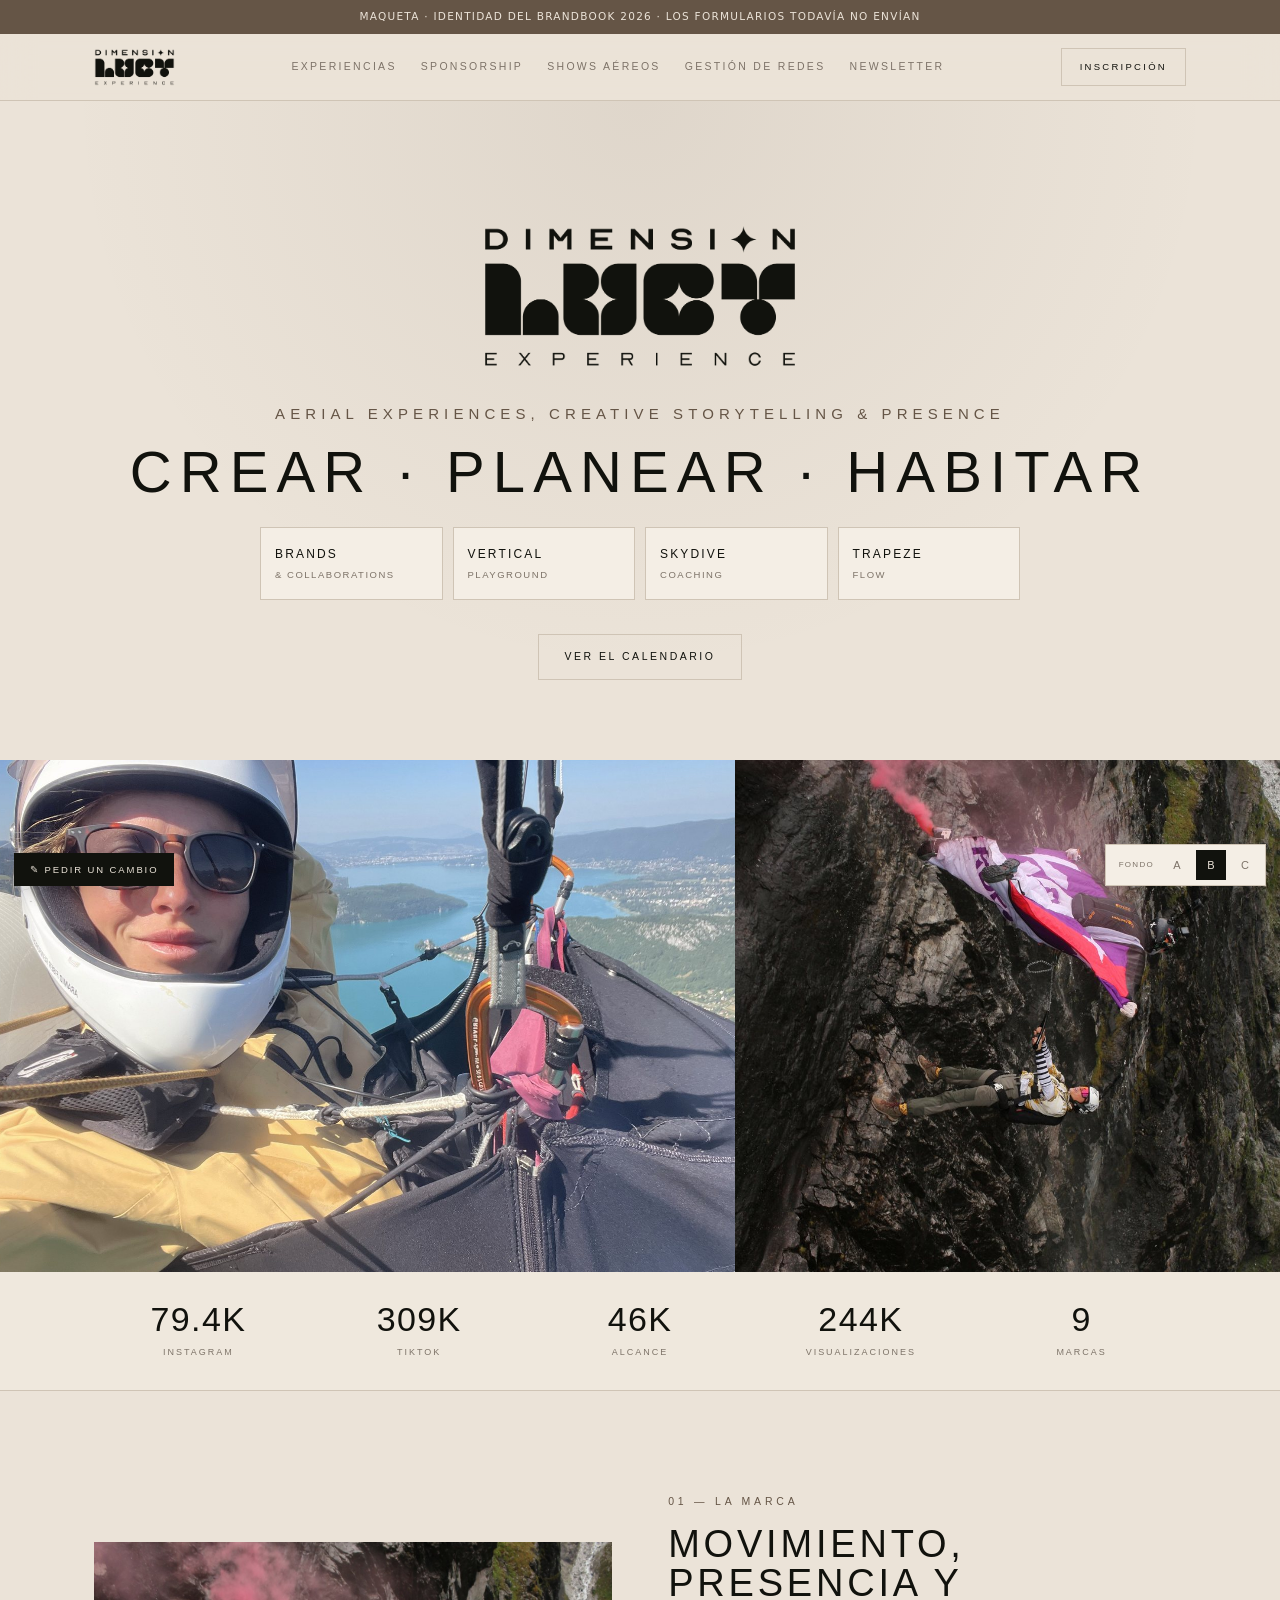
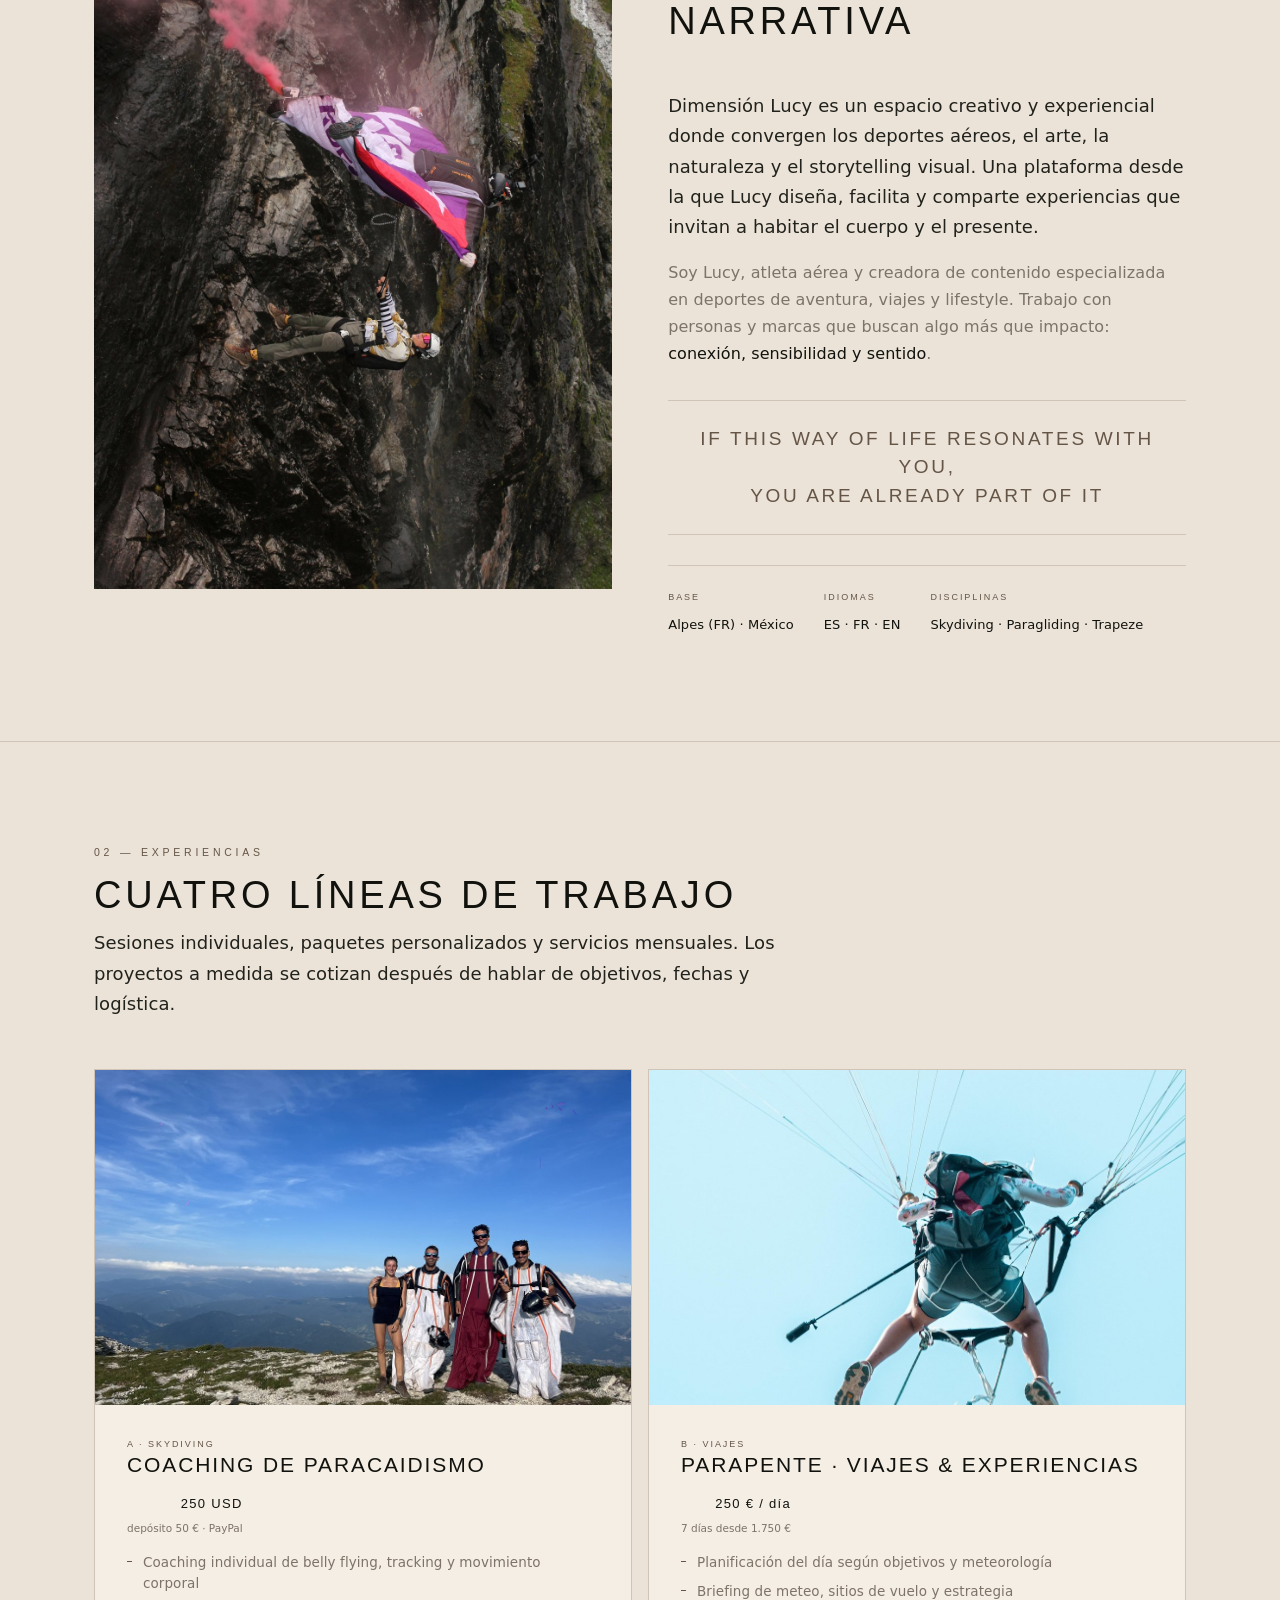
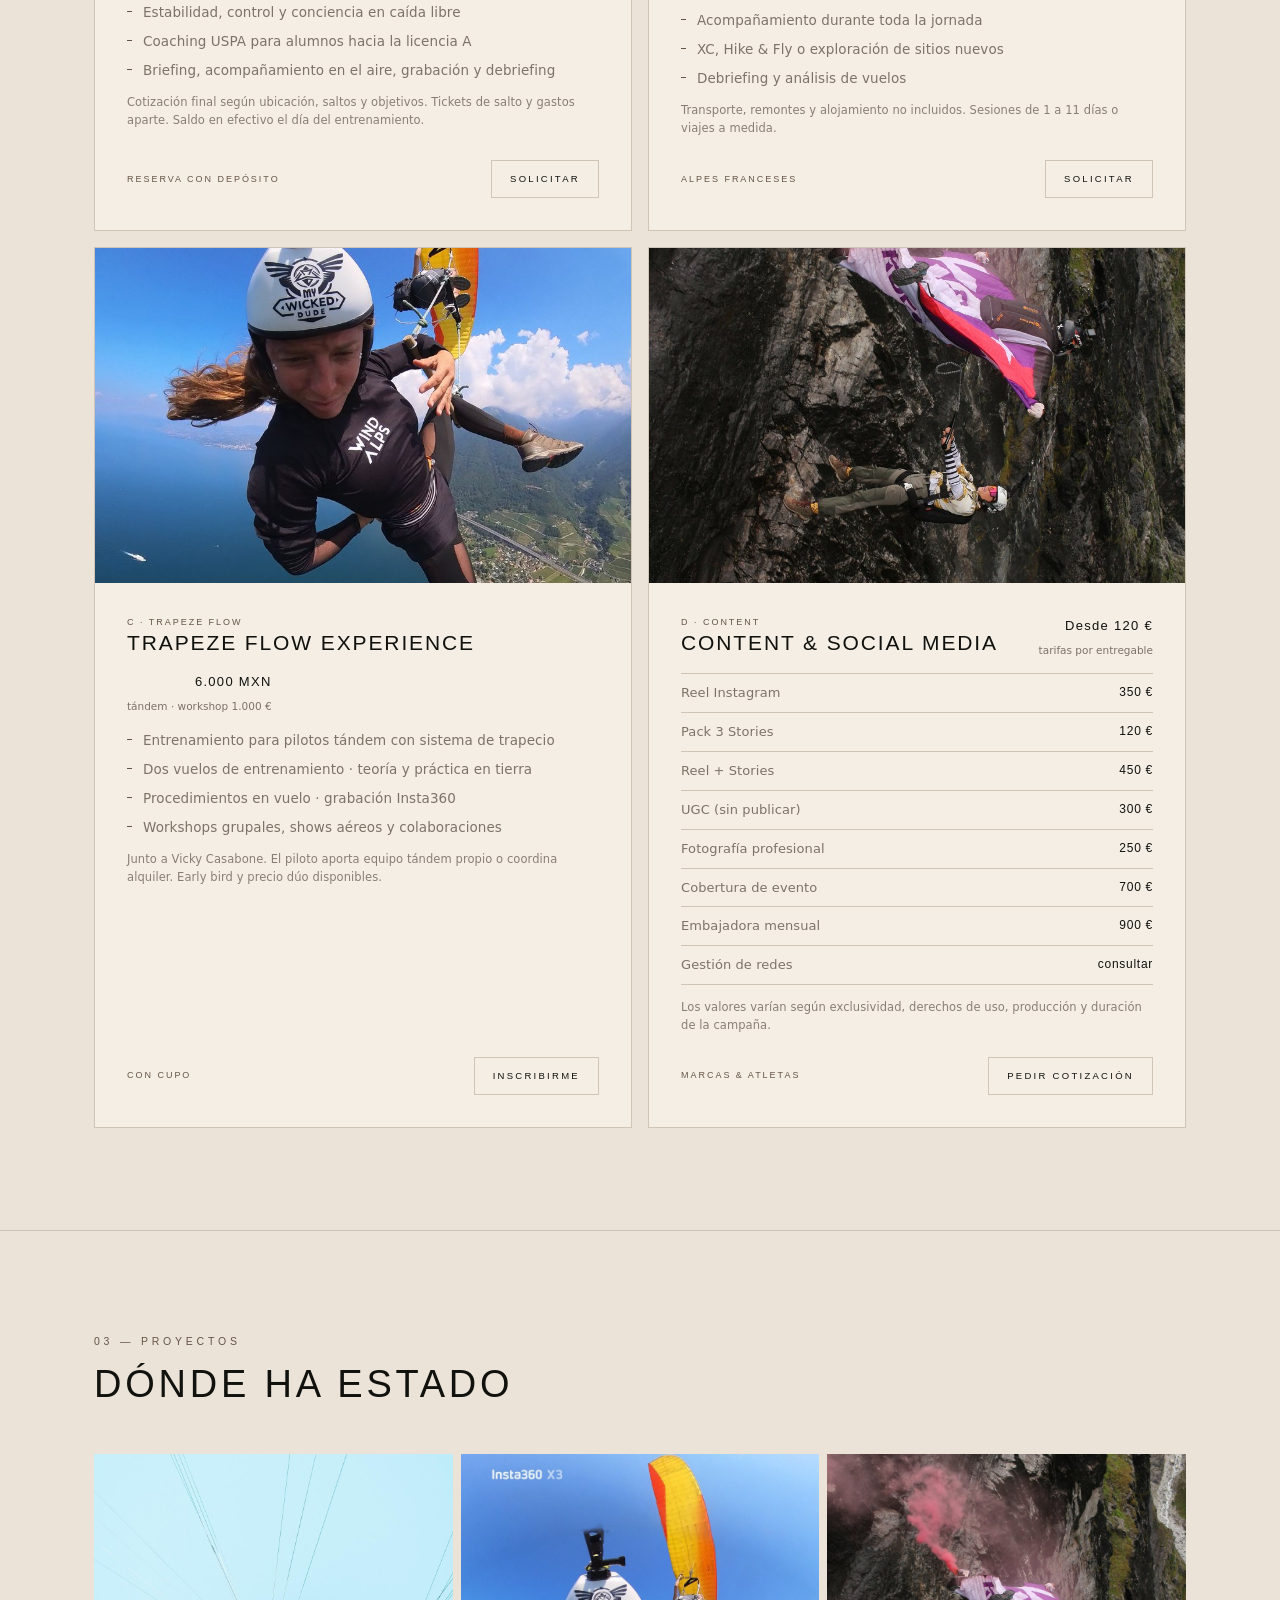
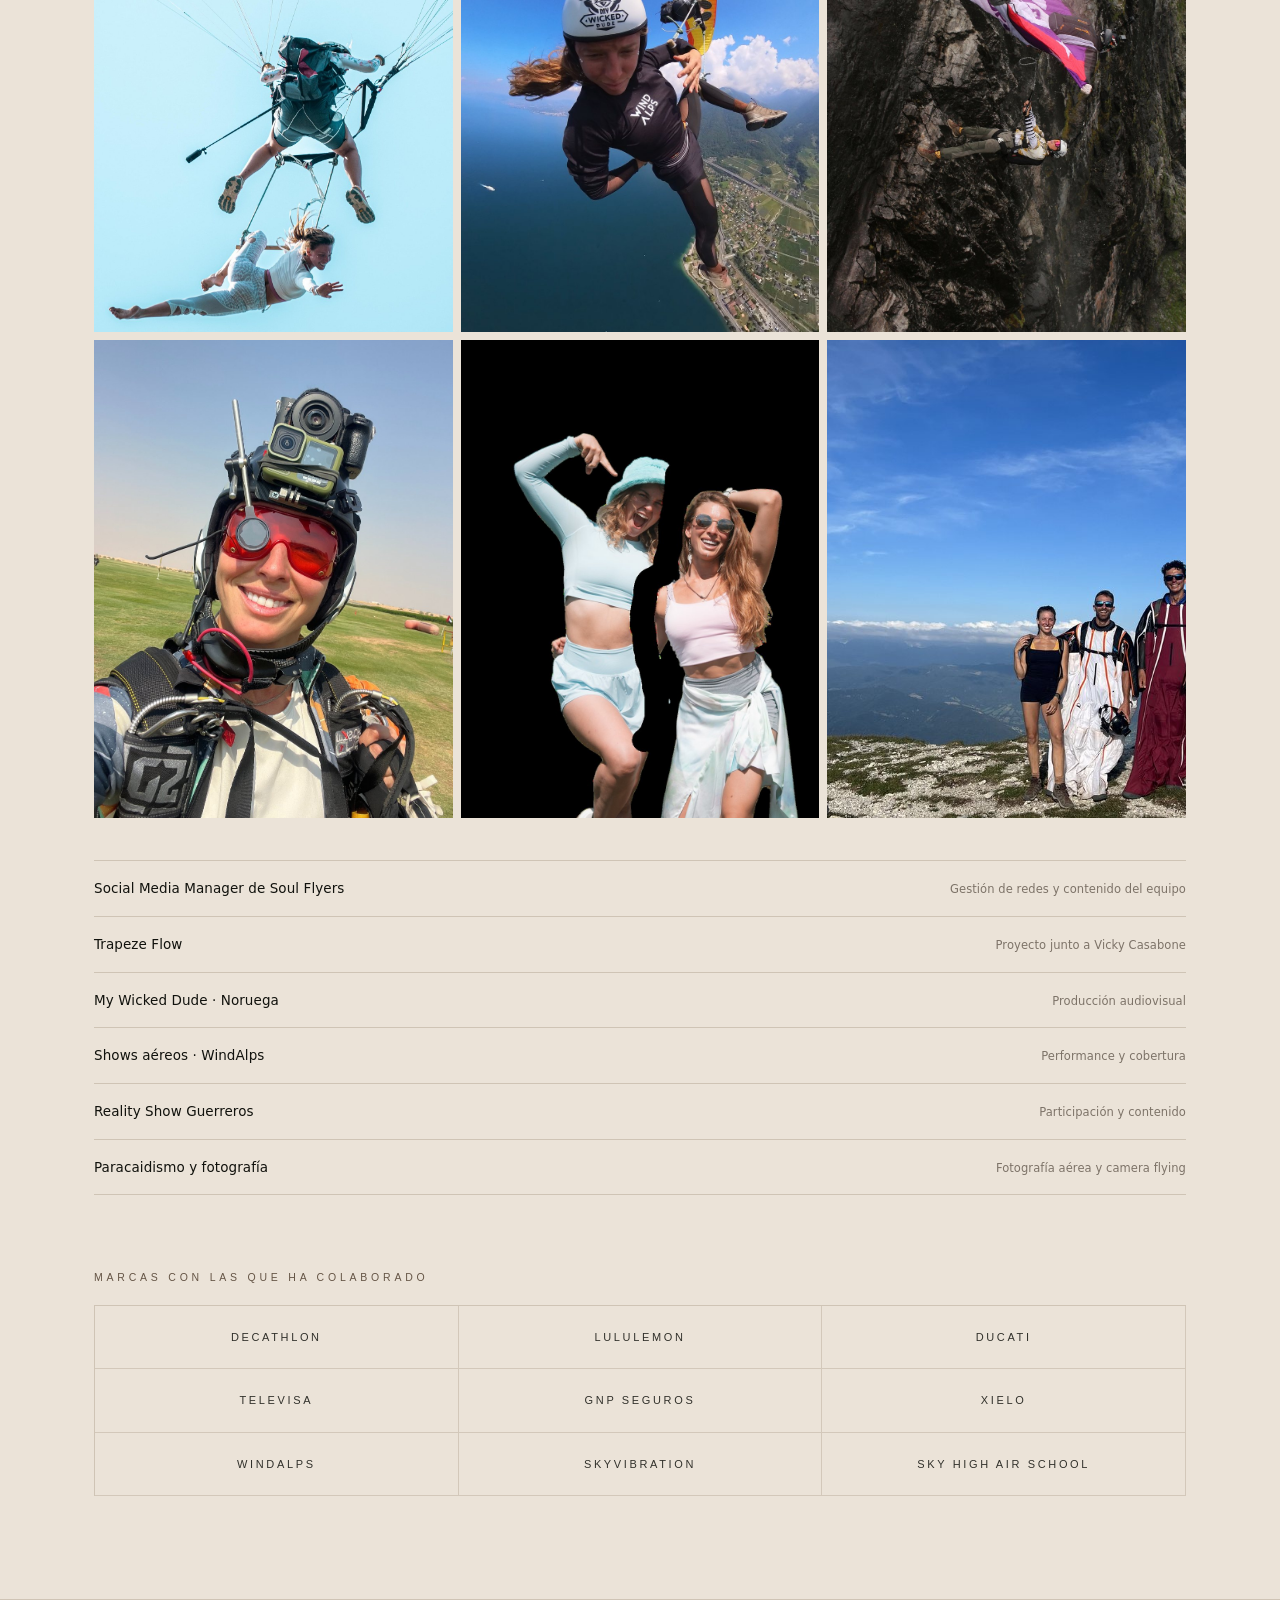
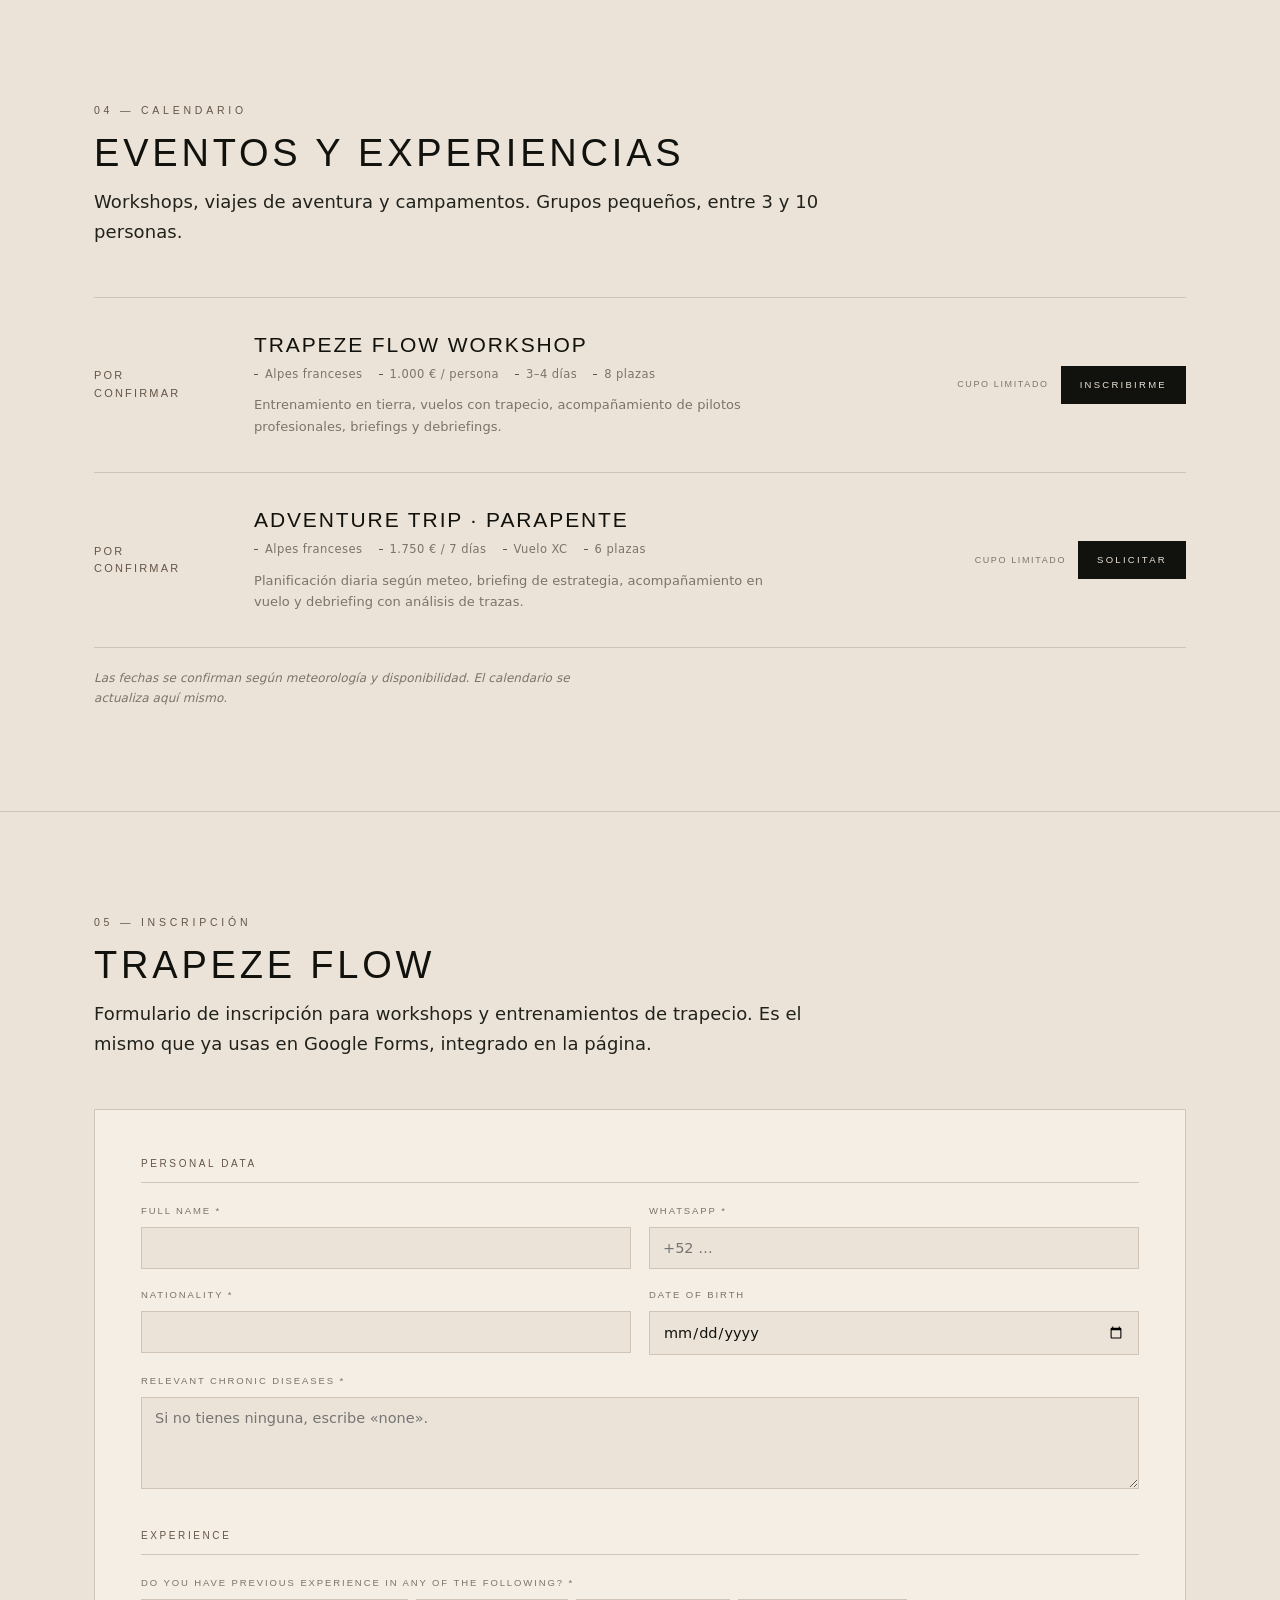
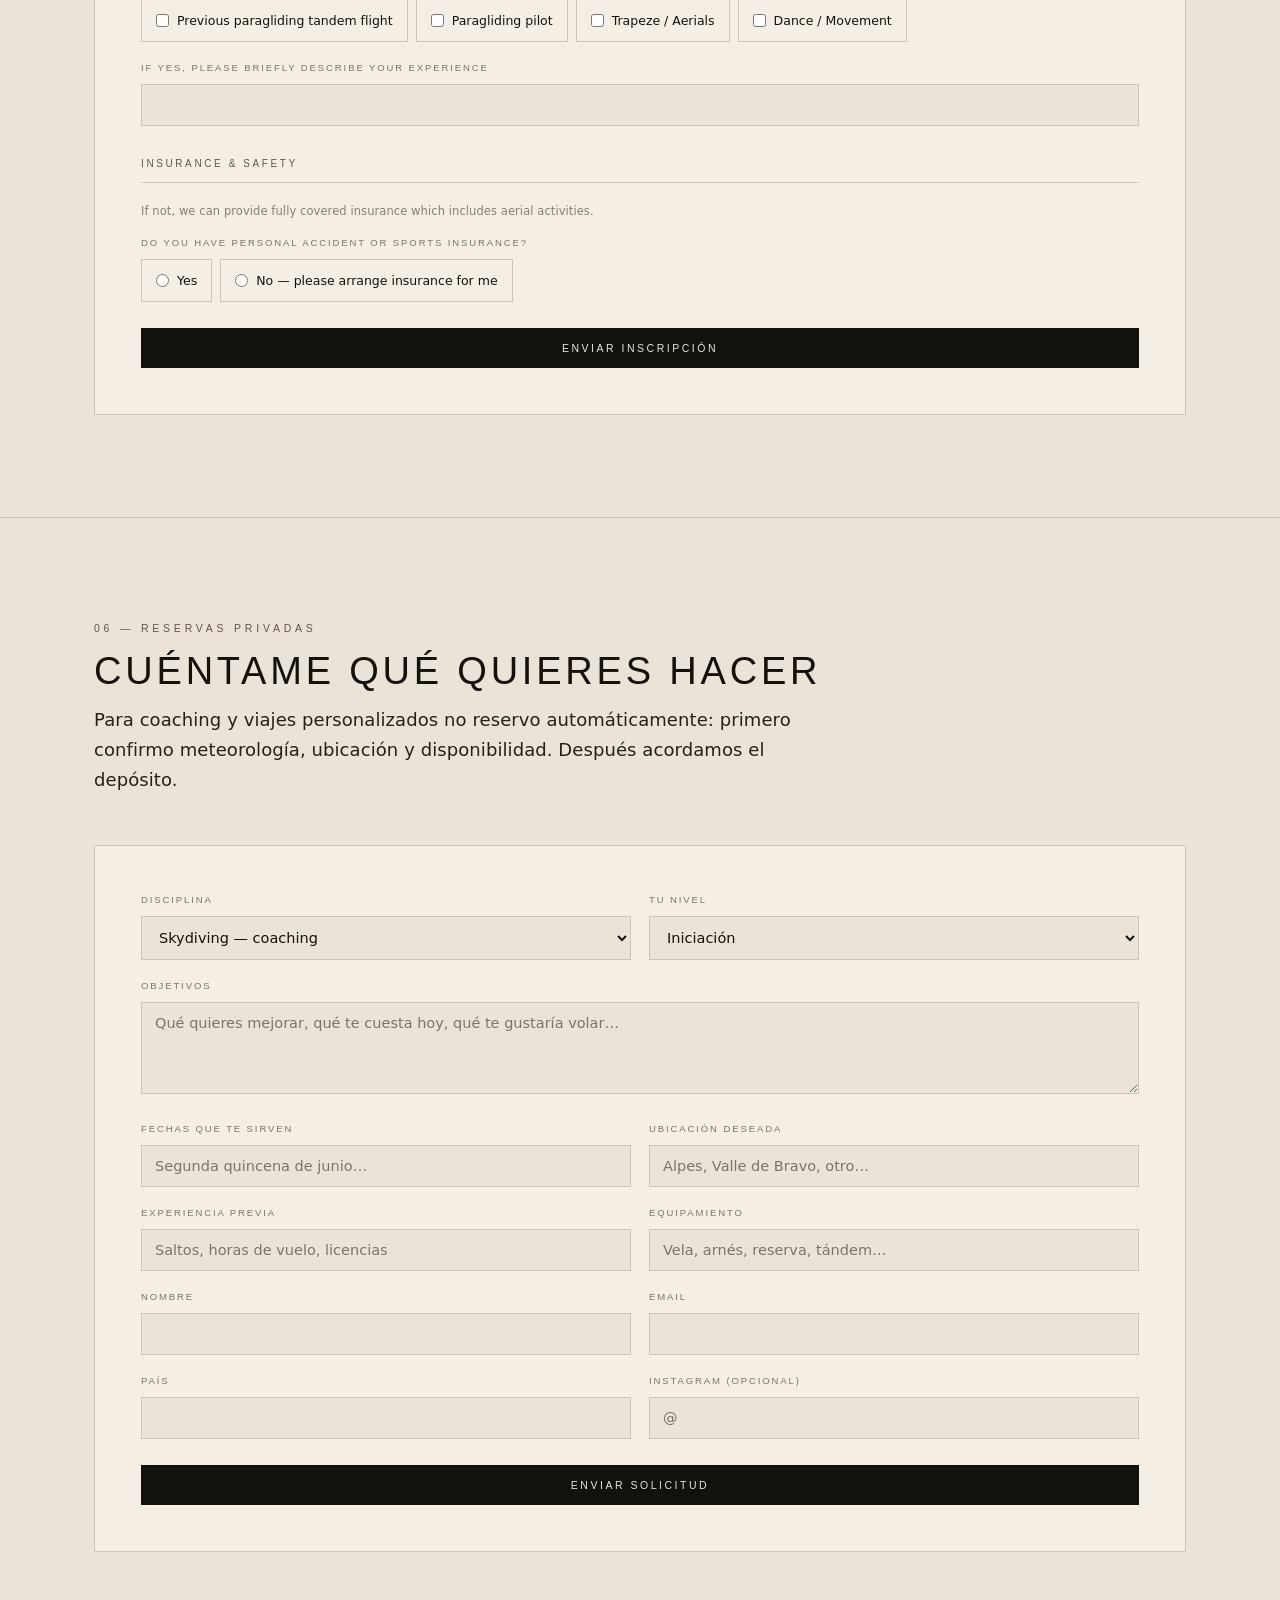
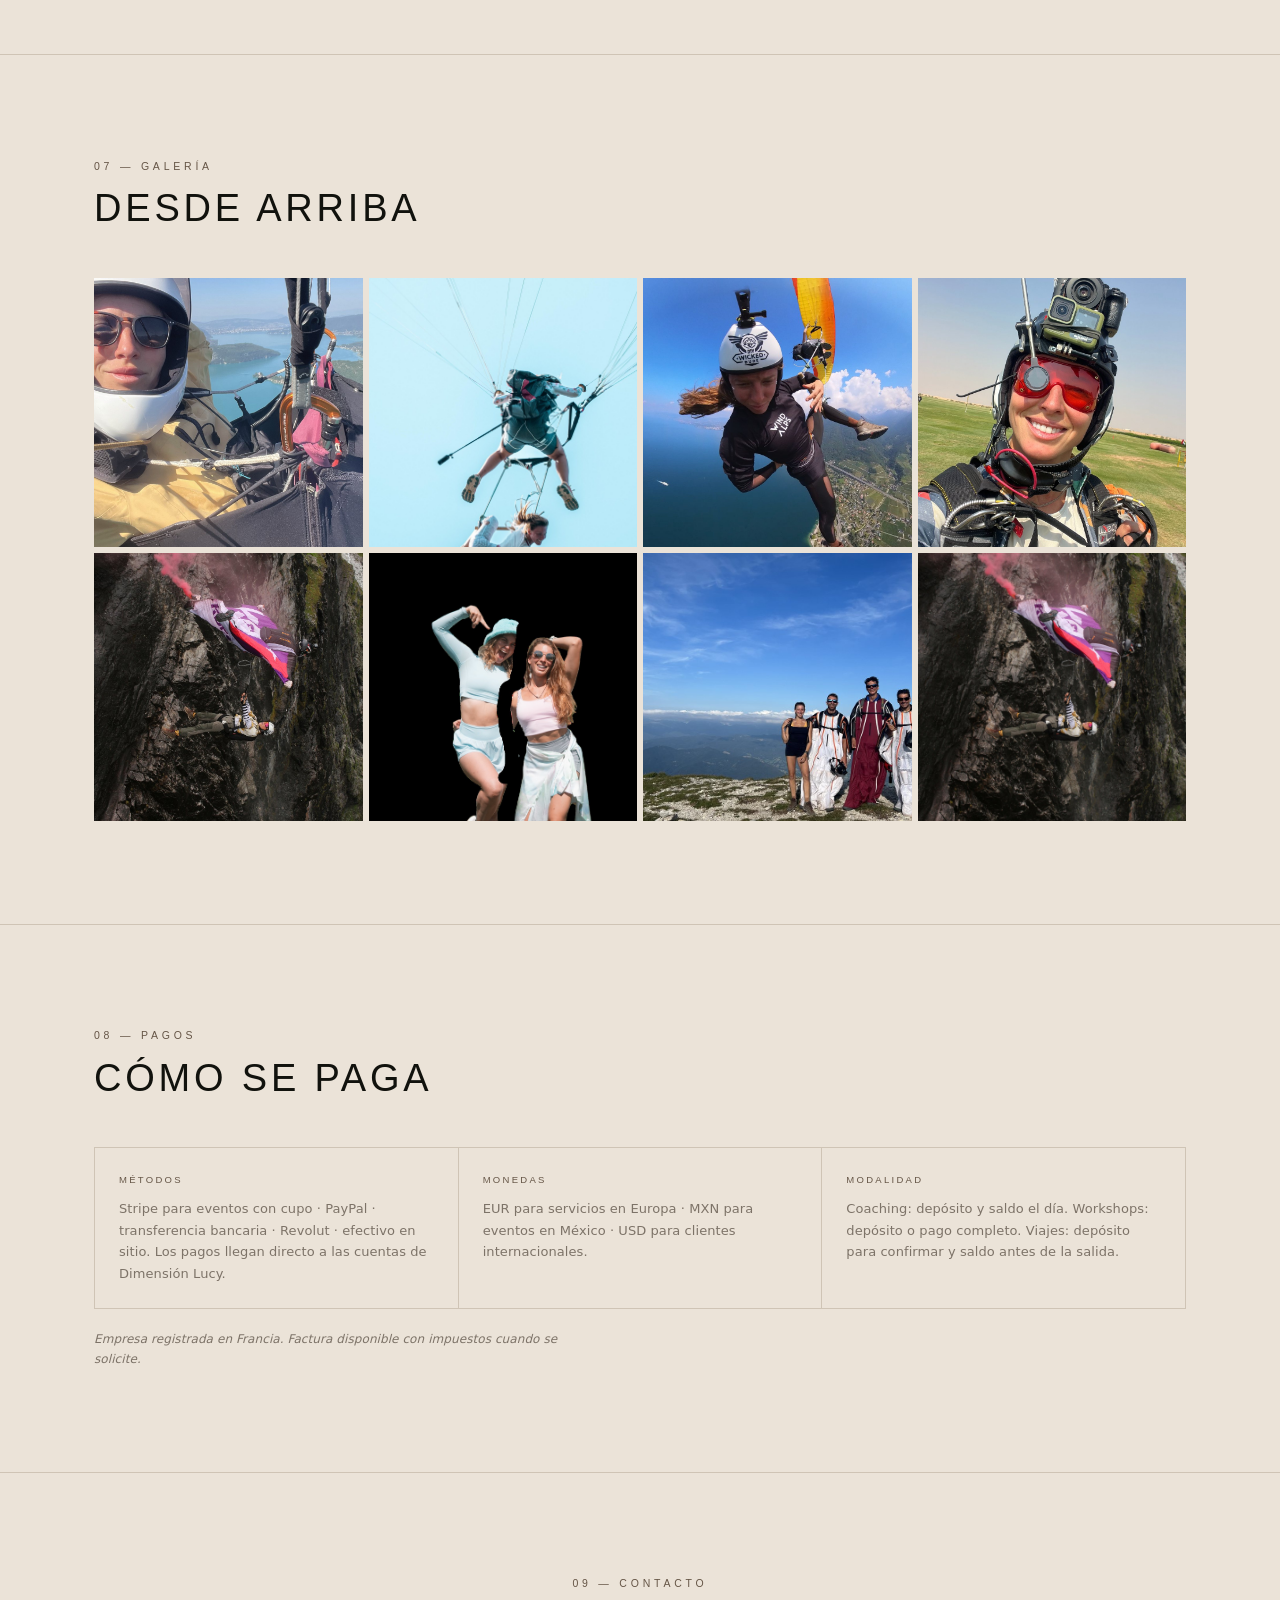
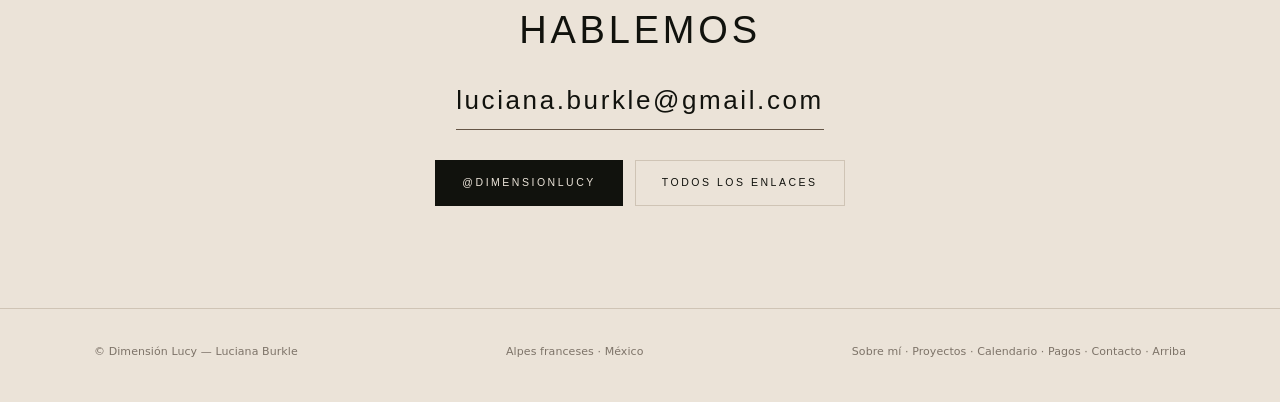
<file: index.html>
<!DOCTYPE html>
<html lang="es">
<head>
<meta charset="UTF-8">
<meta name="viewport" content="width=device-width, initial-scale=1, viewport-fit=cover">
<title>Dimensión Lucy — Aerial experiences, creative storytelling &amp; presence</title>
<meta name="description" content="Dimensión Lucy — Luciana Burkle. Atleta aérea y creadora de contenido: Brands &amp; Collaborations, Vertical Playground, Skydive Coaching y Trapeze Flow. Alpes franceses y México.">
<link rel="icon" href="assets/lu.jpg">
<style>
*{margin:0;padding:0;box-sizing:border-box;-webkit-tap-highlight-color:transparent}
:root{
  --pad:clamp(20px,5vw,76px); --max:1220px;
  /* Nord = títulos (fallback geométrico del sistema) · Roboto = cuerpo */
  --disp:'Futura','Avenir Next','Jost','Century Gothic',-apple-system,sans-serif;
  --sans:'Roboto',-apple-system,'Segoe UI',system-ui,sans-serif;
  --mono:'SF Mono',ui-monospace,Menlo,monospace;
}
html{scroll-behavior:smooth}
#experiencias,#sobre,#servicios,#proyectos,#calendario,#trapeze,#reservas,#galeria,#pagos,#contacto{scroll-margin-top:96px}
body{background:var(--bg);color:var(--fg);font-family:var(--sans);line-height:1.68;
  -webkit-font-smoothing:antialiased;transition:background .35s,color .35s;letter-spacing:.005em}
img{display:block;max-width:100%}
a{color:inherit;text-decoration:none}
.wrap{max-width:var(--max);margin:0 auto;padding:0 var(--pad)}
.eyebrow{font-family:var(--disp);font-size:10.5px;letter-spacing:.36em;text-transform:uppercase;
  color:var(--ink);font-weight:500}
h1,h2,h3{font-family:var(--disp);font-weight:400;line-height:1.02;letter-spacing:.01em;text-transform:uppercase}
h1{font-size:clamp(30px,5.2vw,58px);letter-spacing:.14em}
h2{font-size:clamp(22px,3.4vw,38px);letter-spacing:.1em}
h3{font-size:clamp(16px,1.9vw,21px);letter-spacing:.09em;line-height:1.2}
p{color:var(--mut)}
b{color:var(--fg);font-weight:500}
.lead{font-size:clamp(15px,1.7vw,18px);color:var(--fg);opacity:.92;max-width:64ch;font-weight:300}
hr.sep{border:none;border-top:1px solid var(--line)}

/* ===== TEMAS (los tres dentro del brandbook) ===== */
body.t-b{--bg:#ebe3d8;--fg:#11120d;--mut:#7d7368;--ink:#655546;--line:#cfc4b5;--card:#f4eee5;--soft:#efe8dd;--onb:#ebe3d8}
body.t-a{--bg:#11120d;--fg:#ebe3d8;--mut:#958b81;--ink:#cfc4b5;--line:#33322a;--card:#191a14;--soft:#171812;--onb:#11120d}
body.t-c{--bg:#f7f3ec;--fg:#11120d;--mut:#8d8378;--ink:#655546;--line:#e2d9cc;--card:#fffdf9;--soft:#f2ece2;--onb:#fffdf9}

/* skip bar */
.mock{background:var(--ink);color:var(--onb);font-family:var(--sans);font-size:10.5px;font-weight:400;
  letter-spacing:.12em;text-align:center;padding:8px 12px;position:relative;z-index:60;text-transform:uppercase}

/* ===== NAV ===== */
.nav{position:sticky;top:0;z-index:50;backdrop-filter:blur(16px);
  background:color-mix(in srgb,var(--bg) 90%,transparent);border-bottom:1px solid var(--line)}
.navin{max-width:var(--max);margin:0 auto;padding:14px var(--pad);display:flex;
  align-items:center;justify-content:space-between;gap:18px;flex-wrap:wrap}
.brand img{height:38px;width:auto}
body.t-a .brand img{content:url(assets/logo-light.png?v=3)}
.navlinks{display:flex;flex-direction:column;order:3;width:100%;gap:9px;padding-top:12px;
  border-top:1px solid var(--line);font-family:var(--disp);font-size:9.5px;
  letter-spacing:.16em;text-transform:uppercase;color:var(--mut)}
.navrow{display:flex;flex-wrap:wrap;justify-content:center;gap:8px 16px}
.navrow a{flex:0 0 auto}
.navlinks a:hover{color:var(--fg)}
@media(max-width:359px){.navlinks{font-size:8.5px;letter-spacing:.12em}
  .navrow{gap:6px 10px}}
@media(min-width:1020px){.navlinks{order:0;width:auto;flex-direction:row;gap:24px;padding-top:0;
  border-top:none;font-size:10.5px;letter-spacing:.22em}
  .navrow{flex-wrap:nowrap;gap:24px}}
.btn{display:inline-flex;align-items:center;justify-content:center;gap:9px;border-radius:0;
  padding:13px 26px;font-family:var(--disp);font-size:10.5px;font-weight:500;letter-spacing:.24em;
  text-transform:uppercase;border:1px solid var(--fg);background:var(--fg);color:var(--bg);
  cursor:pointer;transition:opacity .2s,background .2s,color .2s}
.btn:hover{opacity:.82}
.btn.ghost{background:transparent;color:var(--fg);border-color:var(--line)}
.btn.ghost:hover{border-color:var(--fg);opacity:1}
.btn.sm{padding:10px 18px;font-size:9.5px}

/* ===== HERO tipográfico (estilo brandbook) ===== */
.hero{padding:clamp(54px,10vw,120px) 0 clamp(40px,7vw,80px);text-align:center;position:relative;overflow:hidden}
.hero:before{content:'';position:absolute;inset:0;
  background-image:radial-gradient(circle at 50% 0%,color-mix(in srgb,var(--ink) 9%,transparent),transparent 62%)}
.heroin{position:relative;z-index:2;padding:0 var(--pad)}
.hero .logo{height:clamp(78px,13vw,150px);width:auto;margin:0 auto 30px}
body.t-a .hero .logo{content:url(assets/logo-light.png?v=3)}
.hero h1{margin-bottom:22px}
.hero .tag{font-family:var(--disp);font-size:clamp(12px,1.5vw,15px);letter-spacing:.34em;
  text-transform:uppercase;color:var(--ink);margin-bottom:16px}
.hero .lead{margin:0 auto;text-align:center}
.herobtns{display:flex;gap:12px;justify-content:center;flex-wrap:wrap;margin-top:34px}

/* ===== categorías ===== */
.cats{display:grid;grid-template-columns:1fr 1fr;gap:10px;max-width:760px;margin:26px auto 0}
@media(min-width:700px){.cats{grid-template-columns:repeat(4,1fr)}}
.cat{display:flex;flex-direction:column;gap:3px;border:1px solid var(--line);
  padding:16px 14px;text-align:left;background:var(--card);transition:border-color .25s,background .25s}
.cat:hover{border-color:var(--fg);background:var(--soft)}
.cat b{font-family:var(--disp);font-size:12px;letter-spacing:.18em;text-transform:uppercase;
  color:var(--fg);font-weight:500}
.cat span{font-family:var(--disp);font-size:9.5px;letter-spacing:.16em;text-transform:uppercase;
  color:var(--mut)}

/* cinta de fotos */
.band{display:grid;grid-template-columns:1.35fr 1fr;gap:0;height:clamp(240px,40vw,520px)}
@media(max-width:700px){.band{grid-template-columns:1fr;height:clamp(300px,60vw,420px)}
  .band figure:last-child{display:none}}
.band figure{overflow:hidden;position:relative}
.band img{width:100%;height:100%;object-fit:cover}

/* ===== MÉTRICAS ===== */
.metrics{border-bottom:1px solid var(--line);background:var(--soft)}
.metin{max-width:var(--max);margin:0 auto;padding:30px var(--pad);display:grid;
  grid-template-columns:repeat(2,1fr);gap:24px 12px;text-align:center}
@media(min-width:840px){.metin{grid-template-columns:repeat(5,1fr)}}
.met b{display:block;font-family:var(--disp);font-size:clamp(22px,3vw,34px);line-height:1;
  color:var(--fg);letter-spacing:.04em}
.met span{font-family:var(--disp);font-size:9px;letter-spacing:.22em;text-transform:uppercase;
  color:var(--mut);display:block;margin-top:9px}

/* ===== SECCIONES ===== */
section{padding:clamp(52px,8vw,110px) 0}
.shead{display:flex;flex-direction:column;gap:14px;margin-bottom:clamp(26px,4.4vw,50px);max-width:74ch}
.grid2{display:grid;grid-template-columns:1fr;gap:clamp(26px,4.4vw,58px);align-items:center}
@media(min-width:880px){.grid2{grid-template-columns:1fr 1fr}}
.sobreimg{aspect-ratio:4/5;overflow:hidden;background:var(--soft)}
.sobreimg img{width:100%;height:100%;object-fit:cover}
.sobremeta{display:flex;gap:30px;flex-wrap:wrap;margin-top:30px;padding-top:24px;border-top:1px solid var(--line)}
.sobremeta b{display:block;font-family:var(--disp);font-size:9px;letter-spacing:.22em;
  color:var(--ink);margin-bottom:6px;text-transform:uppercase}
.sobremeta span{font-size:13px;color:var(--fg)}
.quote{margin-top:32px;font-family:var(--disp);font-size:clamp(14px,1.9vw,19px);line-height:1.5;
  letter-spacing:.14em;text-transform:uppercase;color:var(--ink);text-align:center;
  padding:24px 0;border-top:1px solid var(--line);border-bottom:1px solid var(--line)}

/* ===== SERVICIOS ===== */
.serv{display:grid;grid-template-columns:1fr;gap:16px}
@media(min-width:800px){.serv{grid-template-columns:1fr 1fr}}
.card{background:var(--card);border:1px solid var(--line);display:flex;flex-direction:column;
  transition:border-color .25s}
.card:hover{border-color:var(--ink)}
.cardimg{aspect-ratio:16/10;overflow:hidden;background:var(--soft)}
.cardimg img{width:100%;height:100%;object-fit:cover;transition:transform .7s}
.card:hover .cardimg img{transform:scale(1.035)}
.cardbody{padding:clamp(22px,2.8vw,32px);display:flex;flex-direction:column;gap:14px;flex:1}
.cardtop{display:flex;align-items:flex-start;justify-content:space-between;gap:16px;flex-wrap:wrap}
.price{font-family:var(--disp);font-size:13px;letter-spacing:.1em;color:var(--fg);white-space:nowrap;text-align:right}
.price small{display:block;font-family:var(--sans);font-size:10.5px;color:var(--mut);
  letter-spacing:0;margin-top:5px;font-weight:300;text-transform:none}
.includes{list-style:none;display:flex;flex-direction:column;gap:8px;font-size:13.5px;
  color:var(--mut);font-weight:300}
.includes li{padding-left:16px;position:relative;line-height:1.55}
.includes li:before{content:'';position:absolute;left:0;top:9px;width:5px;height:1px;background:var(--ink)}
.rates{list-style:none;font-size:13px;color:var(--mut);border-top:1px solid var(--line);font-weight:300}
.rates li{display:flex;justify-content:space-between;gap:12px;padding:8px 0;border-bottom:1px solid var(--line)}
.rates li b{font-family:var(--disp);font-size:12px;color:var(--fg);white-space:nowrap;letter-spacing:.06em}
.cardfoot{margin-top:auto;padding-top:8px;display:flex;align-items:center;
  justify-content:space-between;gap:12px;flex-wrap:wrap}
.tag{font-family:var(--disp);font-size:9px;letter-spacing:.22em;text-transform:uppercase;color:var(--ink)}
.fineprint{font-size:11.5px;color:var(--mut);opacity:.9;line-height:1.55;font-weight:300}

/* ===== PROYECTOS ===== */
.proj{display:grid;grid-template-columns:repeat(2,1fr);gap:8px}
@media(min-width:800px){.proj{grid-template-columns:repeat(3,1fr)}}
.pcard{overflow:hidden;aspect-ratio:3/4;background:var(--soft)}
.pcard img{width:100%;height:100%;object-fit:cover;transition:transform .7s}
.pcard:hover img{transform:scale(1.04)}
.plist{list-style:none;margin-top:clamp(26px,3.6vw,42px);border-top:1px solid var(--line)}
.plist li{display:flex;justify-content:space-between;gap:20px;flex-wrap:wrap;
  padding:16px 0;border-bottom:1px solid var(--line);font-size:13.5px;align-items:baseline}
.plist li span{font-size:11.5px;color:var(--mut);font-weight:300}

/* ===== MARCAS ===== */
.marcas{display:grid;grid-template-columns:repeat(2,1fr);gap:0;border-top:1px solid var(--line);border-left:1px solid var(--line)}
@media(min-width:720px){.marcas{grid-template-columns:repeat(3,1fr)}}
.mar{border-right:1px solid var(--line);border-bottom:1px solid var(--line);padding:22px 16px;
  font-family:var(--disp);font-size:11px;letter-spacing:.24em;text-transform:uppercase;
  color:var(--fg);text-align:center;opacity:.85}
.mar:hover{opacity:1;background:var(--soft)}

/* ===== CALENDARIO ===== */
.events{border-top:1px solid var(--line)}
.ev{display:grid;grid-template-columns:1fr;gap:14px;padding:clamp(22px,3.2vw,34px) 0;
  border-bottom:1px solid var(--line);align-items:center;transition:background .25s}
@media(min-width:840px){.ev{grid-template-columns:130px 1fr auto;gap:30px}}
.ev:hover{background:var(--soft)}
.evdate{font-family:var(--disp);font-size:11px;letter-spacing:.2em;color:var(--ink);
  text-transform:uppercase;line-height:1.6}
.evinfo h3{margin-bottom:8px}
.evmeta{display:flex;gap:16px;flex-wrap:wrap;font-size:11.5px;color:var(--mut);margin-top:8px;
  font-weight:300;letter-spacing:.04em}
.evmeta span{display:inline-flex;align-items:center;gap:7px}
.evmeta span:before{content:'';width:4px;height:1px;background:var(--ink)}
.evcta{display:flex;align-items:center;gap:12px;flex-wrap:wrap}
.plazas{font-family:var(--disp);font-size:9px;color:var(--mut);letter-spacing:.18em;text-transform:uppercase}
.nota{font-size:12px;color:var(--mut);font-style:italic;margin-top:20px;max-width:64ch;font-weight:300}

/* ===== FORM ===== */
.formcard{background:var(--card);border:1px solid var(--line);padding:clamp(22px,3.6vw,46px)}
.fgrid{display:grid;grid-template-columns:1fr;gap:18px}
@media(min-width:720px){.fgrid.two{grid-template-columns:1fr 1fr}}
.f .sect{font-family:var(--disp);font-size:10px;letter-spacing:.26em;text-transform:uppercase;
  color:var(--ink);padding-bottom:9px;border-bottom:1px solid var(--line);margin:30px 0 20px}
.f .sect:first-child{margin-top:0}
.f label{display:block;font-family:var(--disp);font-size:9.5px;letter-spacing:.2em;
  text-transform:uppercase;color:var(--mut);margin-bottom:8px}
.f input,.f select,.f textarea{width:100%;background:var(--bg);border:1px solid var(--line);
  padding:12px 13px;font-family:var(--sans);font-size:14.5px;color:var(--fg);outline:none;
  transition:border-color .2s;font-weight:300;border-radius:0}
.f input:focus,.f select:focus,.f textarea:focus{border-color:var(--fg)}
.f textarea{min-height:92px;resize:vertical}
.f .opts{display:flex;flex-wrap:wrap;gap:8px}
.f .opts label{display:inline-flex;align-items:center;gap:8px;border:1px solid var(--line);
  padding:10px 14px;cursor:pointer;font-family:var(--sans);font-size:12.5px;letter-spacing:0;
  text-transform:none;color:var(--fg);margin:0;font-weight:300}
.f .opts input{width:auto;margin:0}
.f .opts label:has(input:checked){border-color:var(--fg);background:var(--soft)}
.f button{width:100%;margin-top:26px}
.ok{display:none;margin-top:16px;padding:14px 16px;font-size:13px;
  background:var(--soft);border:1px solid var(--ink);color:var(--fg);font-weight:300}

/* ===== GALERIA ===== */
.gal{display:grid;grid-template-columns:repeat(2,1fr);gap:6px}
@media(min-width:780px){.gal{grid-template-columns:repeat(4,1fr)}}
.gal figure{aspect-ratio:1;overflow:hidden;background:var(--soft)}
.gal img{width:100%;height:100%;object-fit:cover;transition:transform .7s}
.gal figure:hover img{transform:scale(1.05)}

/* ===== PAGOS ===== */
.pay{display:grid;grid-template-columns:1fr;gap:0;margin-top:26px;
  border-top:1px solid var(--line);border-left:1px solid var(--line)}
@media(min-width:780px){.pay{grid-template-columns:repeat(3,1fr)}}
.payitem{border-right:1px solid var(--line);border-bottom:1px solid var(--line);padding:24px}
.payitem b{display:block;font-family:var(--disp);font-size:9.5px;letter-spacing:.24em;
  text-transform:uppercase;color:var(--ink);margin-bottom:10px}
.payitem p{font-size:13px;line-height:1.65;font-weight:300}

/* ===== CONTACTO ===== */
.contacto{text-align:center}
.contacto h2{margin-bottom:24px}
.ctabig{display:inline-block;font-family:var(--disp);font-size:clamp(15px,2.6vw,26px);
  letter-spacing:.1em;border-bottom:1px solid var(--ink);padding-bottom:6px;margin:6px 0 30px;
  word-break:break-word}
footer{border-top:1px solid var(--line);padding:34px 0 40px;font-size:11px;color:var(--mut);font-weight:300}
.footin{display:flex;justify-content:space-between;gap:14px;flex-wrap:wrap;align-items:center}

/* switch */
.tswitch{position:fixed;bottom:14px;right:14px;z-index:70;display:flex;gap:4px;
  background:var(--card);border:1px solid var(--line);padding:5px}
.tswitch span{font-family:var(--disp);font-size:8px;letter-spacing:.16em;color:var(--mut);
  align-self:center;padding:0 4px 0 8px;text-transform:uppercase}
.tswitch button{width:30px;height:30px;border:none;cursor:pointer;font-family:var(--disp);
  font-size:11px;background:transparent;color:var(--mut)}
.tswitch button.on{background:var(--fg);color:var(--bg)}

/* ===== ventana "pedir un cambio" ===== */
.pedirbtn{position:fixed;bottom:14px;left:14px;z-index:70;display:inline-flex;align-items:center;gap:8px;
  background:var(--fg);color:var(--bg);border:none;cursor:pointer;padding:11px 16px;
  font-family:var(--disp);font-size:9.5px;letter-spacing:.2em;text-transform:uppercase;
  box-shadow:0 6px 24px rgba(0,0,0,.22)}
.pedirbtn:active{transform:scale(.97)}
.pedir{position:fixed;inset:0;z-index:200;display:none;background:rgba(17,18,13,.55);
  backdrop-filter:blur(3px);padding:16px;overflow:auto}
.pedir.abierto{display:flex;align-items:center;justify-content:center}
.pedirbox{background:var(--bg);color:var(--fg);border:1px solid var(--ink);max-width:520px;width:100%;
  padding:clamp(22px,4vw,34px);position:relative}
.pedirbox h3{font-family:var(--disp);font-size:11px;letter-spacing:.26em;text-transform:uppercase;
  color:var(--ink);margin-bottom:6px}
.pedirbox p{font-size:12.5px;color:var(--mut);font-weight:300;margin-bottom:16px;line-height:1.55}
.pedirbox textarea{width:100%;min-height:130px;background:var(--card);border:1px solid var(--line);
  padding:13px;font-family:var(--sans);font-size:14.5px;color:var(--fg);outline:none;resize:vertical;
  font-weight:300;border-radius:0}
.pedirbox textarea:focus{border-color:var(--fg)}
.pedirfoto{display:inline-flex;align-items:center;gap:8px;border:1px dashed var(--line);
  padding:10px 14px;font-size:11.5px;color:var(--mut);cursor:pointer;margin-bottom:10px;
  font-weight:400;font-family:var(--sans);letter-spacing:.02em}
.pedirfoto:hover{border-color:var(--ink);color:var(--fg)}
.pedirfoto input{display:none}
.pedirprev img{max-height:96px;max-width:100%;border:1px solid var(--line);margin-bottom:10px;display:block}
.pedirbox .row{display:flex;gap:10px;margin-top:14px;flex-wrap:wrap}
.pedirbox .row .btn{flex:1;min-width:130px}
.pedircerrar{position:absolute;top:10px;right:12px;background:none;border:none;cursor:pointer;
  font-size:20px;line-height:1;color:var(--mut);padding:4px}
.pedirmsg{display:none;margin-top:14px;font-size:12.5px;color:var(--fg);font-weight:300;
  border-top:1px solid var(--line);padding-top:12px}

/* lista de estado de las peticiones */
.pedirlista{margin-top:14px}
.pedlTit{font-family:var(--disp);font-size:8.5px;letter-spacing:.22em;text-transform:uppercase;
  color:var(--mut);margin-bottom:9px}
.pedl{display:flex;gap:9px;align-items:flex-start;padding:9px 0;border-top:1px solid var(--line)}
.pedlE{flex:0 0 auto;font-family:var(--disp);font-size:7.5px;letter-spacing:.14em;
  text-transform:uppercase;padding:3px 7px;border:1px solid var(--line);color:var(--mut);white-space:nowrap}
.pedlE.aplicado{border-color:#58a700;color:#3d7300;background:#eef8e2}
.pedlE.pendiente{border-color:#d1a400;color:#7a6100;background:#fff8e0}
.pedlE.necesita{border-color:#c76b4a;color:#8c3d1e;background:#fdeee7}
.pedlT{font-size:12px;color:var(--mut);font-weight:300;line-height:1.45;
  display:-webkit-box;-webkit-line-clamp:2;-webkit-box-orient:vertical;overflow:hidden}
.pedlR{font-size:11.5px;color:var(--ink);font-weight:400;margin-top:4px;line-height:1.45}
.pedirlista{max-height:none;overflow:visible}
.msg{margin-bottom:10px}
.msg b{display:block;font-family:var(--disp);font-size:8px;letter-spacing:.2em;text-transform:uppercase;
  color:var(--mut);margin-bottom:3px;font-weight:500}
.msg p{font-size:12.5px;line-height:1.5;font-weight:300;padding:9px 11px;border:1px solid var(--line)}
.msg.lu p{background:#fff;color:var(--fg);border-color:#ded5c6}
.msg.yo p{background:#eef8e2;border-color:#cde3b4;color:var(--fg)}
.msg.vacio p{background:var(--card);color:var(--mut);font-style:italic}
.msg .pedlE{margin-top:5px;display:inline-block}
@media(max-width:700px){.pedirbtn{padding:9px 13px;font-size:8.5px;bottom:10px;left:10px}}
@media(max-width:700px){.tswitch{transform:scale(.78);transform-origin:100% 100%;opacity:.75}}
</style>
</head>
<body class="t-b">

<div class="mock">Maqueta · identidad del brandbook 2026 · los formularios todavía no envían</div>

<nav class="nav">
  <div class="navin">
    <a class="brand" href="#top"><img src="assets/logo.png?v=3" alt="Dimensión Lucy"></a>
    <div class="navlinks">
      <span class="navrow">
        <a href="#experiencias">Experiencias</a>
        <a href="sponsorship.html">Sponsorship</a>
        <a href="shows.html">Shows aéreos</a>
      </span>
      <span class="navrow">
        <a href="redes.html">Gestión de redes</a>
        <a href="newsletter.html">Newsletter</a>
      </span>
    </div>
    <a class="btn sm ghost" href="#trapeze">Inscripción</a>
  </div>
</nav>

<main id="top">

  <header class="hero">
    <div class="heroin">
      <img class="logo" src="assets/logo.png?v=3" alt="Dimensión Lucy">
      <div class="tag">Aerial experiences, creative storytelling &amp; presence</div>
      <h1>Crear · Planear · Habitar</h1>
      <nav class="cats" aria-label="Categorías de Dimensión Lucy">
        <a class="cat" href="brands.html"><b>Brands</b><span>&amp; Collaborations</span></a>
        <a class="cat" href="vertical.html"><b>Vertical</b><span>Playground</span></a>
        <a class="cat" href="skydive.html"><b>Skydive</b><span>Coaching</span></a>
        <a class="cat" href="trapeze.html"><b>Trapeze</b><span>Flow</span></a>
      </nav>
      <div class="herobtns">
        <a class="btn ghost" href="#calendario">Ver el calendario</a>
      </div>
    </div>
  </header>

  <div class="band">
    <figure><img src="assets/hero.jpg" alt="Luciana Burkle en vuelo"></figure>
    <figure><img src="assets/pr2.jpg" alt=""></figure>
  </div>

  <div class="metrics">
    <div class="metin">
      <div class="met"><b>79.4K</b><span>Instagram</span></div>
      <div class="met"><b>309K</b><span>TikTok</span></div>
      <div class="met"><b>46K</b><span>Alcance</span></div>
      <div class="met"><b>244K</b><span>Visualizaciones</span></div>
      <div class="met"><b>9</b><span>Marcas</span></div>
    </div>
  </div>

  <section id="sobre">
    <div class="wrap grid2">
      <div class="sobreimg"><img src="assets/sobre.jpg" alt="Luciana Burkle"></div>
      <div>
        <div class="shead">
          <div class="eyebrow">01 — La marca</div>
          <h2>Movimiento, presencia y narrativa</h2>
        </div>
        <p class="lead">Dimensión Lucy es un espacio creativo y experiencial donde convergen los deportes aéreos, el arte, la naturaleza y el storytelling visual. Una plataforma desde la que Lucy diseña, facilita y comparte experiencias que invitan a habitar el cuerpo y el presente.</p>
        <p style="margin-top:18px;max-width:62ch">Soy Lucy, atleta aérea y creadora de contenido especializada en deportes de aventura, viajes y lifestyle. Trabajo con personas y marcas que buscan algo más que impacto: <b>conexión, sensibilidad y sentido</b>.</p>
        <div class="quote">If this way of life resonates with you,<br>you are already part of it</div>
        <div class="sobremeta">
          <div><b>Base</b><span>Alpes (FR) · México</span></div>
          <div><b>Idiomas</b><span>ES · FR · EN</span></div>
          <div><b>Disciplinas</b><span>Skydiving · Paragliding · Trapeze</span></div>
        </div>
      </div>
    </div>
  </section>

  <hr class="sep">

  <section id="servicios">
    <span id="experiencias"></span>
    <div class="wrap">
      <div class="shead">
        <div class="eyebrow">02 — Experiencias</div>
        <h2>Cuatro líneas de trabajo</h2>
        <p class="lead">Sesiones individuales, paquetes personalizados y servicios mensuales. Los proyectos a medida se cotizan después de hablar de objetivos, fechas y logística.</p>
      </div>

      <div class="serv">
        <article class="card">
          <div class="cardimg"><img src="assets/pr6.jpg" alt=""></div>
          <div class="cardbody">
            <div class="cardtop">
              <div><div class="tag">A · Skydiving</div><h3>Coaching de paracaidismo</h3></div>
              <div class="price">250 USD<small>depósito 50 € · PayPal</small></div>
            </div>
            <ul class="includes">
              <li>Coaching individual de belly flying, tracking y movimiento corporal</li>
              <li>Estabilidad, control y conciencia en caída libre</li>
              <li>Coaching USPA para alumnos hacia la licencia A</li>
              <li>Briefing, acompañamiento en el aire, grabación y debriefing</li>
            </ul>
            <p class="fineprint">Cotización final según ubicación, saltos y objetivos. Tickets de salto y gastos aparte. Saldo en efectivo el día del entrenamiento.</p>
            <div class="cardfoot"><span class="tag">Reserva con depósito</span><a class="btn ghost sm" href="#reservas">Solicitar</a></div>
          </div>
        </article>

        <article class="card">
          <div class="cardimg"><img src="assets/pr1.jpg" alt=""></div>
          <div class="cardbody">
            <div class="cardtop">
              <div><div class="tag">B · Viajes</div><h3>Parapente · Viajes &amp; Experiencias</h3></div>
              <div class="price">250 € / día<small>7 días desde 1.750 €</small></div>
            </div>
            <ul class="includes">
              <li>Planificación del día según objetivos y meteorología</li>
              <li>Briefing de meteo, sitios de vuelo y estrategia</li>
              <li>Acompañamiento durante toda la jornada</li>
              <li>XC, Hike &amp; Fly o exploración de sitios nuevos</li>
              <li>Debriefing y análisis de vuelos</li>
            </ul>
            <p class="fineprint">Transporte, remontes y alojamiento no incluidos. Sesiones de 1 a 11 días o viajes a medida.</p>
            <div class="cardfoot"><span class="tag">Alpes franceses</span><a class="btn ghost sm" href="#reservas">Solicitar</a></div>
          </div>
        </article>

        <article class="card">
          <div class="cardimg"><img src="assets/pr3.jpg" alt=""></div>
          <div class="cardbody">
            <div class="cardtop">
              <div><div class="tag">C · Trapeze Flow</div><h3>Trapeze Flow Experience</h3></div>
              <div class="price">6.000 MXN<small>tándem · workshop 1.000 €</small></div>
            </div>
            <ul class="includes">
              <li>Entrenamiento para pilotos tándem con sistema de trapecio</li>
              <li>Dos vuelos de entrenamiento · teoría y práctica en tierra</li>
              <li>Procedimientos en vuelo · grabación Insta360</li>
              <li>Workshops grupales, shows aéreos y colaboraciones</li>
            </ul>
            <p class="fineprint">Junto a Vicky Casabone. El piloto aporta equipo tándem propio o coordina alquiler. Early bird y precio dúo disponibles.</p>
            <div class="cardfoot"><span class="tag">Con cupo</span><a class="btn ghost sm" href="#trapeze">Inscribirme</a></div>
          </div>
        </article>

        <article class="card">
          <div class="cardimg"><img src="assets/pr2.jpg" alt=""></div>
          <div class="cardbody">
            <div class="cardtop">
              <div><div class="tag">D · Content</div><h3>Content &amp; Social Media</h3></div>
              <div class="price">Desde 120 €<small>tarifas por entregable</small></div>
            </div>
            <ul class="rates">
              <li>Reel Instagram <b>350 €</b></li>
              <li>Pack 3 Stories <b>120 €</b></li>
              <li>Reel + Stories <b>450 €</b></li>
              <li>UGC (sin publicar) <b>300 €</b></li>
              <li>Fotografía profesional <b>250 €</b></li>
              <li>Cobertura de evento <b>700 €</b></li>
              <li>Embajadora mensual <b>900 €</b></li>
              <li>Gestión de redes <b>consultar</b></li>
            </ul>
            <p class="fineprint">Los valores varían según exclusividad, derechos de uso, producción y duración de la campaña.</p>
            <div class="cardfoot"><span class="tag">Marcas &amp; atletas</span><a class="btn ghost sm" href="#reservas">Pedir cotización</a></div>
          </div>
        </article>
      </div>
    </div>
  </section>

  <hr class="sep">

  <section id="proyectos">
    <div class="wrap">
      <div class="shead">
        <div class="eyebrow">03 — Proyectos</div>
        <h2>Dónde ha estado</h2>
      </div>
      <div class="proj">
        <figure class="pcard"><img src="assets/pr1.jpg" alt=""></figure>
        <figure class="pcard"><img src="assets/pr3.jpg" alt=""></figure>
        <figure class="pcard"><img src="assets/pr2.jpg" alt=""></figure>
        <figure class="pcard"><img src="assets/pr5.jpg" alt=""></figure>
        <figure class="pcard"><img src="assets/cierre.jpg" alt=""></figure>
        <figure class="pcard"><img src="assets/pr6.jpg" alt=""></figure>
      </div>
      <ul class="plist">
        <li><b>Social Media Manager de Soul Flyers</b><span>Gestión de redes y contenido del equipo</span></li>
        <li><b>Trapeze Flow</b><span>Proyecto junto a Vicky Casabone</span></li>
        <li><b>My Wicked Dude · Noruega</b><span>Producción audiovisual</span></li>
        <li><b>Shows aéreos · WindAlps</b><span>Performance y cobertura</span></li>
        <li><b>Reality Show Guerreros</b><span>Participación y contenido</span></li>
        <li><b>Paracaidismo y fotografía</b><span>Fotografía aérea y camera flying</span></li>
      </ul>

      <div style="margin-top:clamp(46px,6vw,74px)">
        <div class="eyebrow" style="margin-bottom:18px">Marcas con las que ha colaborado</div>
        <div class="marcas">
          <div class="mar">Decathlon</div><div class="mar">lululemon</div><div class="mar">Ducati</div>
          <div class="mar">Televisa</div><div class="mar">GNP Seguros</div><div class="mar">XIELO</div>
          <div class="mar">WindAlps</div><div class="mar">SkyVibration</div><div class="mar">Sky High Air School</div>
        </div>
      </div>
    </div>
  </section>

  <hr class="sep">

  <section id="calendario">
    <div class="wrap">
      <div class="shead">
        <div class="eyebrow">04 — Calendario</div>
        <h2>Eventos y experiencias</h2>
        <p class="lead">Workshops, viajes de aventura y campamentos. Grupos pequeños, entre 3 y 10 personas.</p>
      </div>
      <div class="events">
        <article class="ev">
          <div class="evdate">Por<br>confirmar</div>
          <div class="evinfo">
            <h3>Trapeze Flow Workshop</h3>
            <div class="evmeta"><span>Alpes franceses</span><span>1.000 € / persona</span><span>3–4 días</span><span>8 plazas</span></div>
            <p style="font-size:13px;margin-top:10px;max-width:62ch;font-weight:300">Entrenamiento en tierra, vuelos con trapecio, acompañamiento de pilotos profesionales, briefings y debriefings.</p>
          </div>
          <div class="evcta"><span class="plazas">Cupo limitado</span><a class="btn sm" href="#trapeze">Inscribirme</a></div>
        </article>
        <article class="ev">
          <div class="evdate">Por<br>confirmar</div>
          <div class="evinfo">
            <h3>Adventure Trip · Parapente</h3>
            <div class="evmeta"><span>Alpes franceses</span><span>1.750 € / 7 días</span><span>Vuelo XC</span><span>6 plazas</span></div>
            <p style="font-size:13px;margin-top:10px;max-width:62ch;font-weight:300">Planificación diaria según meteo, briefing de estrategia, acompañamiento en vuelo y debriefing con análisis de trazas.</p>
          </div>
          <div class="evcta"><span class="plazas">Cupo limitado</span><a class="btn sm" href="#reservas">Solicitar</a></div>
        </article>
      </div>
      <p class="nota">Las fechas se confirman según meteorología y disponibilidad. El calendario se actualiza aquí mismo.</p>
    </div>
  </section>

  <hr class="sep">

  <!-- INSCRIPCION TRAPEZE (su formulario real) -->
  <section id="trapeze">
    <div class="wrap">
      <div class="shead">
        <div class="eyebrow">05 — Inscripción</div>
        <h2>Trapeze Flow</h2>
        <p class="lead">Formulario de inscripción para workshops y entrenamientos de trapecio. Es el mismo que ya usas en Google Forms, integrado en la página.</p>
      </div>

      <form class="f formcard" onsubmit="return fake(event)">
        <div class="sect">Personal data</div>
        <div class="fgrid two">
          <div><label>Full name *</label><input type="text" required></div>
          <div><label>WhatsApp *</label><input type="tel" required placeholder="+52 …"></div>
          <div><label>Nationality *</label><input type="text" required></div>
          <div><label>Date of birth</label><input type="date"></div>
        </div>
        <div class="fgrid" style="margin-top:18px">
          <div><label>Relevant chronic diseases *</label><textarea required placeholder="Si no tienes ninguna, escribe «none»."></textarea></div>
        </div>

        <div class="sect">Experience</div>
        <label>Do you have previous experience in any of the following? *</label>
        <div class="opts">
          <label><input type="checkbox"> Previous paragliding tandem flight</label>
          <label><input type="checkbox"> Paragliding pilot</label>
          <label><input type="checkbox"> Trapeze / Aerials</label>
          <label><input type="checkbox"> Dance / Movement</label>
        </div>
        <div class="fgrid" style="margin-top:18px">
          <div><label>If yes, please briefly describe your experience</label><input type="text"></div>
        </div>

        <div class="sect">Insurance &amp; Safety</div>
        <p class="fineprint" style="margin-bottom:14px">If not, we can provide fully covered insurance which includes aerial activities.</p>
        <label>Do you have personal accident or sports insurance?</label>
        <div class="opts">
          <label><input type="radio" name="seguro" value="si"> Yes</label>
          <label><input type="radio" name="seguro" value="no"> No — please arrange insurance for me</label>
        </div>

        <button class="btn" type="submit">Enviar inscripción</button>
        <div class="ok" id="ok">Inscripción registrada. Lucy confirma plaza y método de pago en 24–48 h.</div>
      </form>
    </div>
  </section>

  <hr class="sep">

  <section id="reservas">
    <div class="wrap">
      <div class="shead">
        <div class="eyebrow">06 — Reservas privadas</div>
        <h2>Cuéntame qué quieres hacer</h2>
        <p class="lead">Para coaching y viajes personalizados no reservo automáticamente: primero confirmo meteorología, ubicación y disponibilidad. Después acordamos el depósito.</p>
      </div>
      <form class="f formcard" onsubmit="return fake(event)">
        <div class="fgrid two">
          <div><label>Disciplina</label>
            <select><option>Skydiving — coaching</option><option>Parapente — viaje / experiencia</option>
              <option>Trapeze Flow</option><option>Contenido / redes</option></select></div>
          <div><label>Tu nivel</label>
            <select><option>Iniciación</option><option>Intermedio</option><option>Avanzado</option>
              <option>Competidor / profesional</option></select></div>
        </div>
        <div class="fgrid" style="margin-top:18px">
          <div><label>Objetivos</label><textarea placeholder="Qué quieres mejorar, qué te cuesta hoy, qué te gustaría volar…"></textarea></div>
        </div>
        <div class="fgrid two" style="margin-top:18px">
          <div><label>Fechas que te sirven</label><input type="text" placeholder="Segunda quincena de junio…"></div>
          <div><label>Ubicación deseada</label><input type="text" placeholder="Alpes, Valle de Bravo, otro…"></div>
          <div><label>Experiencia previa</label><input type="text" placeholder="Saltos, horas de vuelo, licencias"></div>
          <div><label>Equipamiento</label><input type="text" placeholder="Vela, arnés, reserva, tándem…"></div>
        </div>
        <div class="fgrid two" style="margin-top:18px">
          <div><label>Nombre</label><input type="text" required></div>
          <div><label>Email</label><input type="email" required></div>
          <div><label>País</label><input type="text"></div>
          <div><label>Instagram (opcional)</label><input type="text" placeholder="@"></div>
        </div>
        <button class="btn" type="submit">Enviar solicitud</button>
        <div class="ok" id="ok2">Solicitud registrada. Lucy contesta con disponibilidad y meteorología en 24–48 h.</div>
      </form>
    </div>
  </section>

  <hr class="sep">

  <section id="galeria">
    <div class="wrap">
      <div class="shead"><div class="eyebrow">07 — Galería</div><h2>Desde arriba</h2></div>
      <div class="gal">
        <figure><img src="assets/hero.jpg" alt=""></figure>
        <figure><img src="assets/pr1.jpg" alt=""></figure>
        <figure><img src="assets/pr3.jpg" alt=""></figure>
        <figure><img src="assets/pr5.jpg" alt=""></figure>
        <figure><img src="assets/pr2.jpg" alt=""></figure>
        <figure><img src="assets/cierre.jpg" alt=""></figure>
        <figure><img src="assets/pr6.jpg" alt=""></figure>
        <figure><img src="assets/sobre.jpg" alt=""></figure>
      </div>
    </div>
  </section>

  <hr class="sep">

  <section id="pagos">
    <div class="wrap">
      <div class="shead"><div class="eyebrow">08 — Pagos</div><h2>Cómo se paga</h2></div>
      <div class="pay">
        <div class="payitem"><b>Métodos</b>
          <p>Stripe para eventos con cupo · PayPal · transferencia bancaria · Revolut · efectivo en sitio. Los pagos llegan directo a las cuentas de Dimensión Lucy.</p></div>
        <div class="payitem"><b>Monedas</b>
          <p>EUR para servicios en Europa · MXN para eventos en México · USD para clientes internacionales.</p></div>
        <div class="payitem"><b>Modalidad</b>
          <p>Coaching: depósito y saldo el día. Workshops: depósito o pago completo. Viajes: depósito para confirmar y saldo antes de la salida.</p></div>
      </div>
      <p class="nota">Empresa registrada en Francia. Factura disponible con impuestos cuando se solicite.</p>
    </div>
  </section>

  <hr class="sep">

  <section id="contacto" class="contacto">
    <div class="wrap">
      <div class="eyebrow" style="margin-bottom:18px">09 — Contacto</div>
      <h2>Hablemos</h2>
      <a class="ctabig" href="mailto:luciana.burkle@gmail.com">luciana.burkle@gmail.com</a>
      <div style="display:flex;gap:12px;justify-content:center;flex-wrap:wrap">
        <a class="btn" href="https://instagram.com/dimensionlucy" target="_blank" rel="noopener">@dimensionlucy</a>
        <a class="btn ghost" href="https://linktr.ee/dimensionlucy" target="_blank" rel="noopener">Todos los enlaces</a>
      </div>
    </div>
  </section>

</main>

<footer>
  <div class="wrap footin">
    <span>© Dimensión Lucy — Luciana Burkle</span>
    <span>Alpes franceses · México</span>
    <span class="footlinks"><a href="#sobre">Sobre mí</a> · <a href="#proyectos">Proyectos</a> ·
      <a href="#calendario">Calendario</a> · <a href="#pagos">Pagos</a> ·
      <a href="#contacto">Contacto</a> · <a href="#top">Arriba</a></span>
  </div>
</footer>

<div class="tswitch">
  <span>Fondo</span>
  <button data-t="a">A</button><button data-t="b" class="on">B</button><button data-t="c">C</button>
</div>

<button class="pedirbtn" id="pedirBtn">✎ Pedir un cambio</button>

<div class="pedir" id="pedir">
  <div class="pedirbox">
    <button class="pedircerrar" id="pedirX" aria-label="cerrar">×</button>
    <h3>Pedir un cambio</h3>
    <p>Escríbeme lo que quieras cambiar <b>o preguntar</b> sobre la página. Te contesto yo mismo aquí abajo y, si es un cambio, lo aplico. Suele tardar unos minutos — no hace falta que lo repitas.</p>
    <label class="pedirfoto"><input type="file" id="pedirFoto" accept="image/*">
      <span id="pedirFotoTxt">📷 Adjuntar una foto</span></label>
    <div class="pedirprev" id="pedirPrev"></div>
    <textarea id="pedirTxt" placeholder="Ej.: cambia esta foto por la nueva, o añade un evento…"></textarea>
    <div class="row">
      <button class="btn" id="pedirEnviar">Enviar</button>
      <button class="btn ghost" id="pedirCancelar">Cerrar</button>
    </div>
    <div class="pedirmsg" id="pedirMsg"></div>
    <div class="pedirlista" id="pedirLista"></div>
  </div>
</div>
<script>
function fake(e){
  e.preventDefault();
  var b=e.target.querySelector('button[type=submit]');
  b.textContent='Enviado';
  var ok=e.target.querySelector('.ok'); if(ok) ok.style.display='block';
  return false;
}
function setTheme(t){
  document.body.className='t-'+t;
  document.querySelectorAll('.tswitch button').forEach(b=>b.classList.toggle('on',b.dataset.t===t));
}
document.querySelectorAll('.tswitch button').forEach(b=>b.onclick=()=>setTheme(b.dataset.t));
var q=new URLSearchParams(location.search).get('t');
if(q&&'abc'.includes(q)) setTheme(q);

/* ===== pedir un cambio -> Firebase ===== */
(function(){
  var RTDB='https://plan-gym-8aff7-default-rtdb.firebaseio.com';
  var btn=document.getElementById('pedirBtn'), box=document.getElementById('pedir'),
      txt=document.getElementById('pedirTxt'), msg=document.getElementById('pedirMsg'),
      env=document.getElementById('pedirEnviar');
  function abrir(){
    box.classList.add('abierto');
    setTimeout(function(){ txt.focus(); },60);
    cargarPeticiones();
    empezarReloj();
  }
  var LLAVE='lu_clave';
  function token(){ try{ return localStorage.getItem(LLAVE)||''; }catch(e){ return ''; } }
  (function arranque(){
    try{
      var m=location.search.match(/[?&]c=([A-Za-z0-9\-]+)/);
      if(m){ localStorage.setItem(LLAVE, m[1]); history.replaceState(null, '', location.pathname); }
    }catch(e){}
  })();
  var foto='';
  (function selector(){
    var inp=document.getElementById('pedirFoto'), prev=document.getElementById('pedirPrev'),
        etq=document.getElementById('pedirFotoTxt');
    if(!inp) return;
    inp.addEventListener('change', function(){
      var f=inp.files && inp.files[0]; if(!f) return;
      var fr=new FileReader();
      fr.onload=function(){
        var im=new Image();
        im.onload=function(){
          var max=1400, w=im.width, h=im.height;
          if(Math.max(w,h)>max){ var r=max/Math.max(w,h); w=Math.round(w*r); h=Math.round(h*r); }
          var c=document.createElement('canvas'); c.width=w; c.height=h;
          c.getContext('2d').drawImage(im,0,0,w,h);
          foto=c.toDataURL('image/jpeg',0.78);
          prev.innerHTML='<img src="'+foto+'" alt="vista previa de la foto">';
          etq.textContent='📷 Foto lista · toca para cambiarla';
        };
        im.src=fr.result;
      };
      fr.readAsDataURL(f);
    });
  })();
  function limpiarFoto(){
    foto='';
    var prev=document.getElementById('pedirPrev'), inp=document.getElementById('pedirFoto');
    if(prev) prev.innerHTML='';
    if(inp) inp.value='';
    var etq=document.getElementById('pedirFotoTxt');
    if(etq) etq.textContent='📷 Adjuntar una foto';
  }
  function esc(s){ return String(s||'').replace(/[&<>"]/g, function(c){ return {'&':'&amp;','<':'&lt;','>':'&gt;','"':'&quot;'}[c]; }); }
  async function cargarPeticiones(){
    var lista=document.getElementById('pedirLista');
    if(!lista) return;
    try{ if(!localStorage.getItem('lu_clave')){ lista.innerHTML=''; return; } }catch(e){ return; }
    try{
      var r=await fetch(RTDB+'/dimensionlucy/peticiones.json');
      var d=await r.json() || {};
      var arr=Object.keys(d).map(function(k){ var o=d[k]||{}; o.ts=+k; return o; })
        .filter(function(o){ return (o.texto||'').trim(); })
        .sort(function(a,b){ return a.ts-b.ts; }).slice(-4);
      if(!arr.length){ lista.innerHTML=''; return; }
      var et={pendiente:'En proceso', aplicado:'Aplicado', necesita:'Falta un dato'};
      lista.innerHTML='<div class="pedlTit">Conversación</div>'+arr.map(function(p){
        var e=p.estado||'pendiente';
        var h='<div class="msg lu"><b>Lu</b><p>'+esc(p.texto)+'</p></div>';
        if(p.respuesta){
          h+='<div class="msg yo"><b>Asistente</b><p>'+esc(p.respuesta)+'</p>'+
             '<span class="pedlE '+e+'">'+(et[e]||e)+'</span></div>';
        } else if(e==='pendiente'){
          h+='<div class="msg yo vacio"><b>Asistente</b><p>Leyendo… te contesto en unos minutos.</p></div>';
        }
        return h;
      }).join('');
      lista.scrollTop = lista.scrollHeight;
    }catch(e){}
  }
  var reloj=null;
  function empezarReloj(){ if(reloj) return; reloj=setInterval(cargarPeticiones, 20000); }
  function pararReloj(){ if(reloj){ clearInterval(reloj); reloj=null; } }
  function cerrar(){ box.classList.remove('abierto'); pararReloj(); }
  btn.onclick=abrir;
  document.getElementById('pedirX').onclick=cerrar;
  document.getElementById('pedirCancelar').onclick=cerrar;
  box.onclick=function(e){ if(e.target===box) cerrar(); };
  env.onclick=async function(){
    var t=(txt.value||'').trim();
    if(t.length<4){ msg.style.display='block'; msg.textContent='Escribe un poco más para que se entienda.'; return; }
    env.disabled=true; env.textContent='Enviando…';
    var ts=Date.now();
    var clave=token();
    try{
      var r=await fetch(RTDB+'/dimensionlucy/peticiones/'+ts+'.json',{
        method:'PUT', headers:{'Content-Type':'application/json'},
        body:JSON.stringify({de:'lu', ts:ts, texto:t, clave:clave, img:foto||'', pagina:'index', estetica:document.body.className})
      });
      if(!r.ok) throw new Error('http '+r.status);
      msg.style.display='block';
      msg.innerHTML='<b>Recibido.</b> Lo estoy aplicando. Suele tardar unos minutos: hay que esperar, no hace falta que lo vuelvas a enviar. Aquí abajo verás cuando esté <b>aplicado</b>.';
      txt.value='';
      limpiarFoto();
      setTimeout(cargarPeticiones, 800);
    }catch(err){
      msg.style.display='block';
      msg.innerHTML='No se pudo enviar. Prueba otra vez, o escríbele a Pamela por Instagram.';
    }
    env.disabled=false; env.textContent='Enviar';
  };
})();
</script>
</body>
</html>
</file>
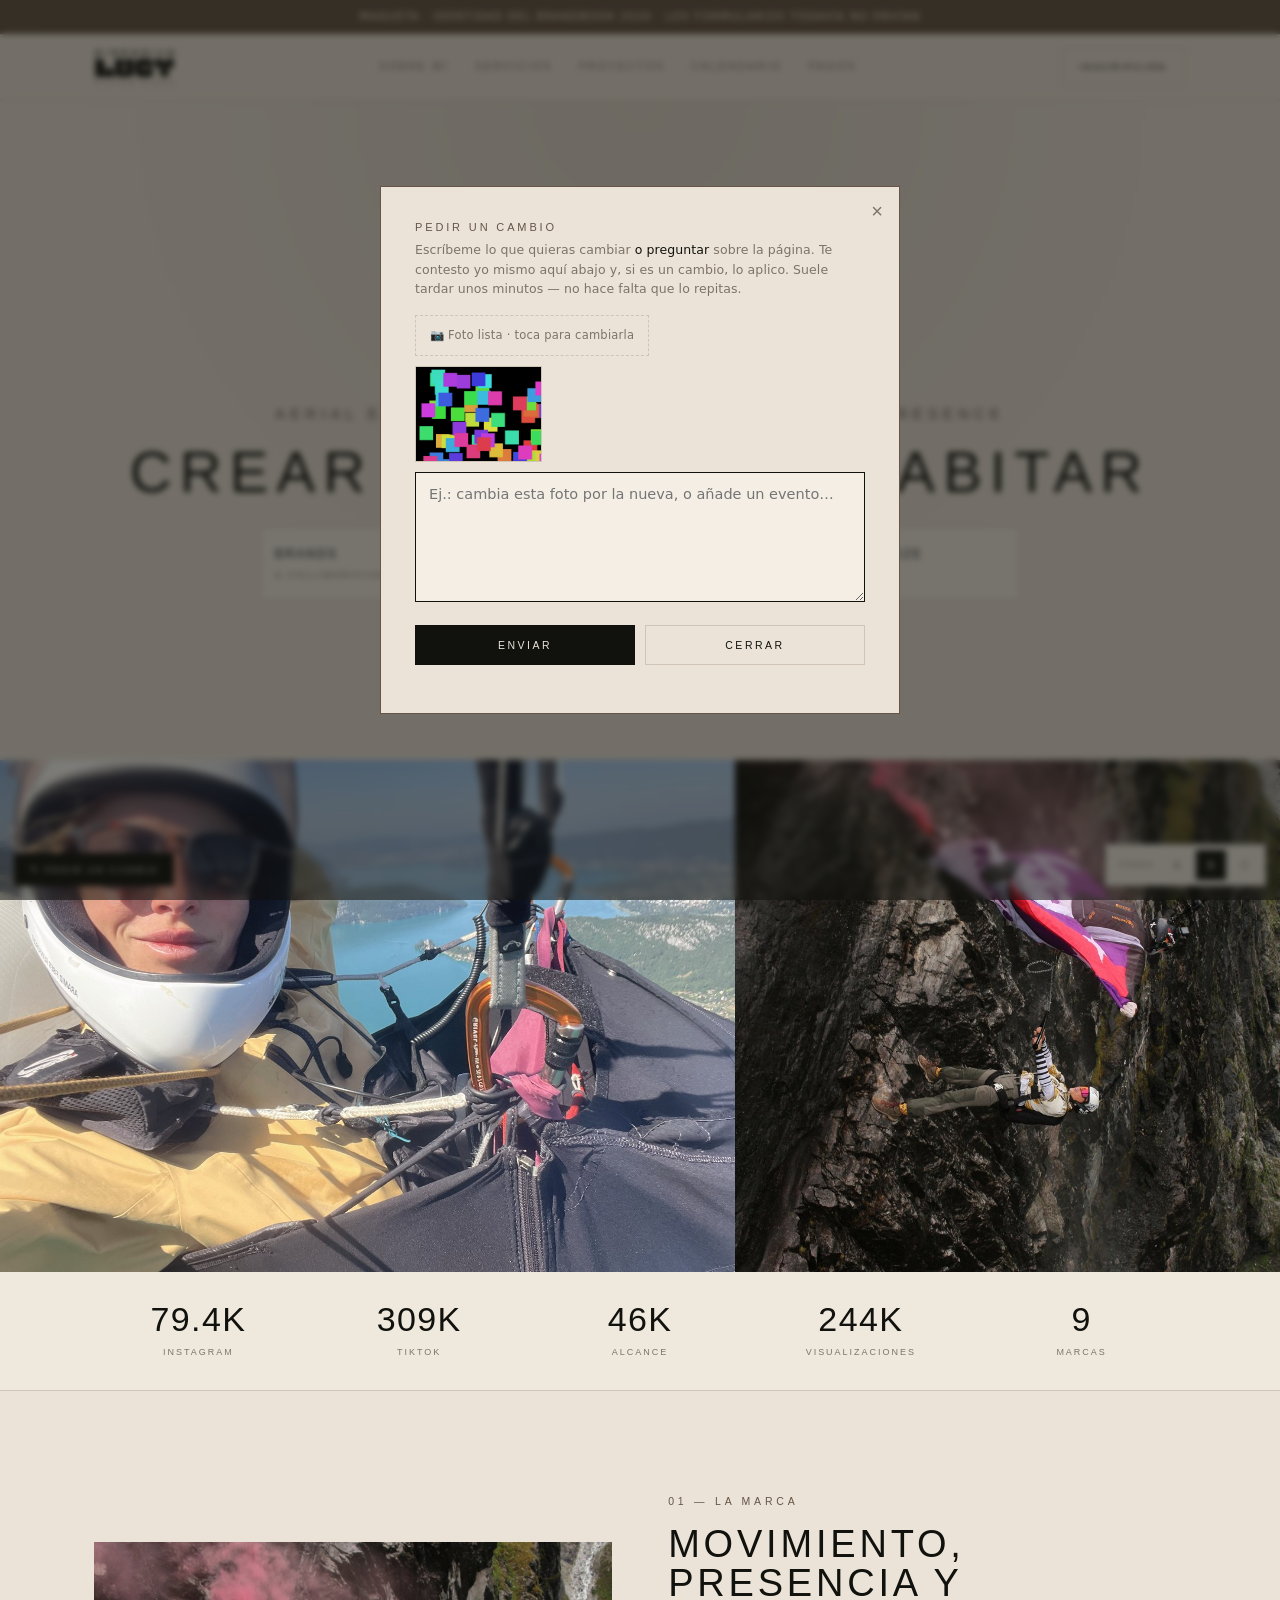
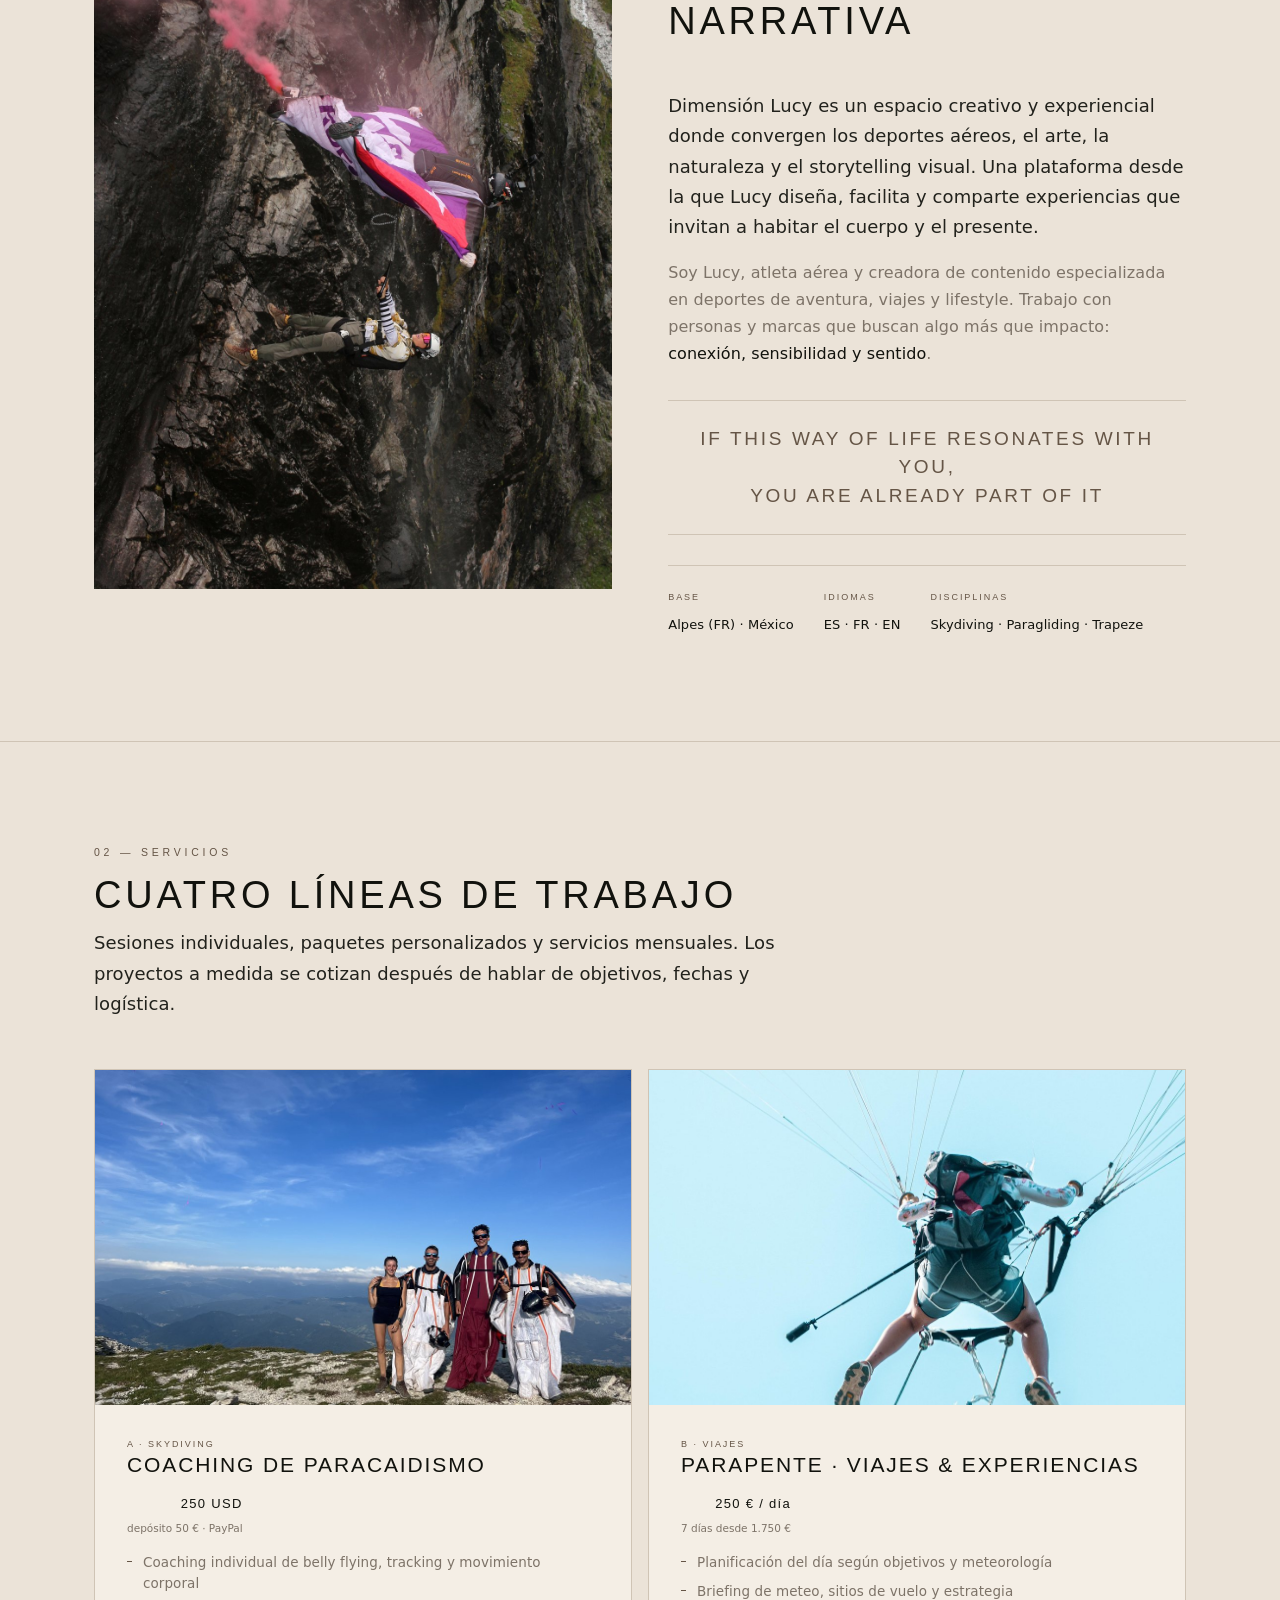
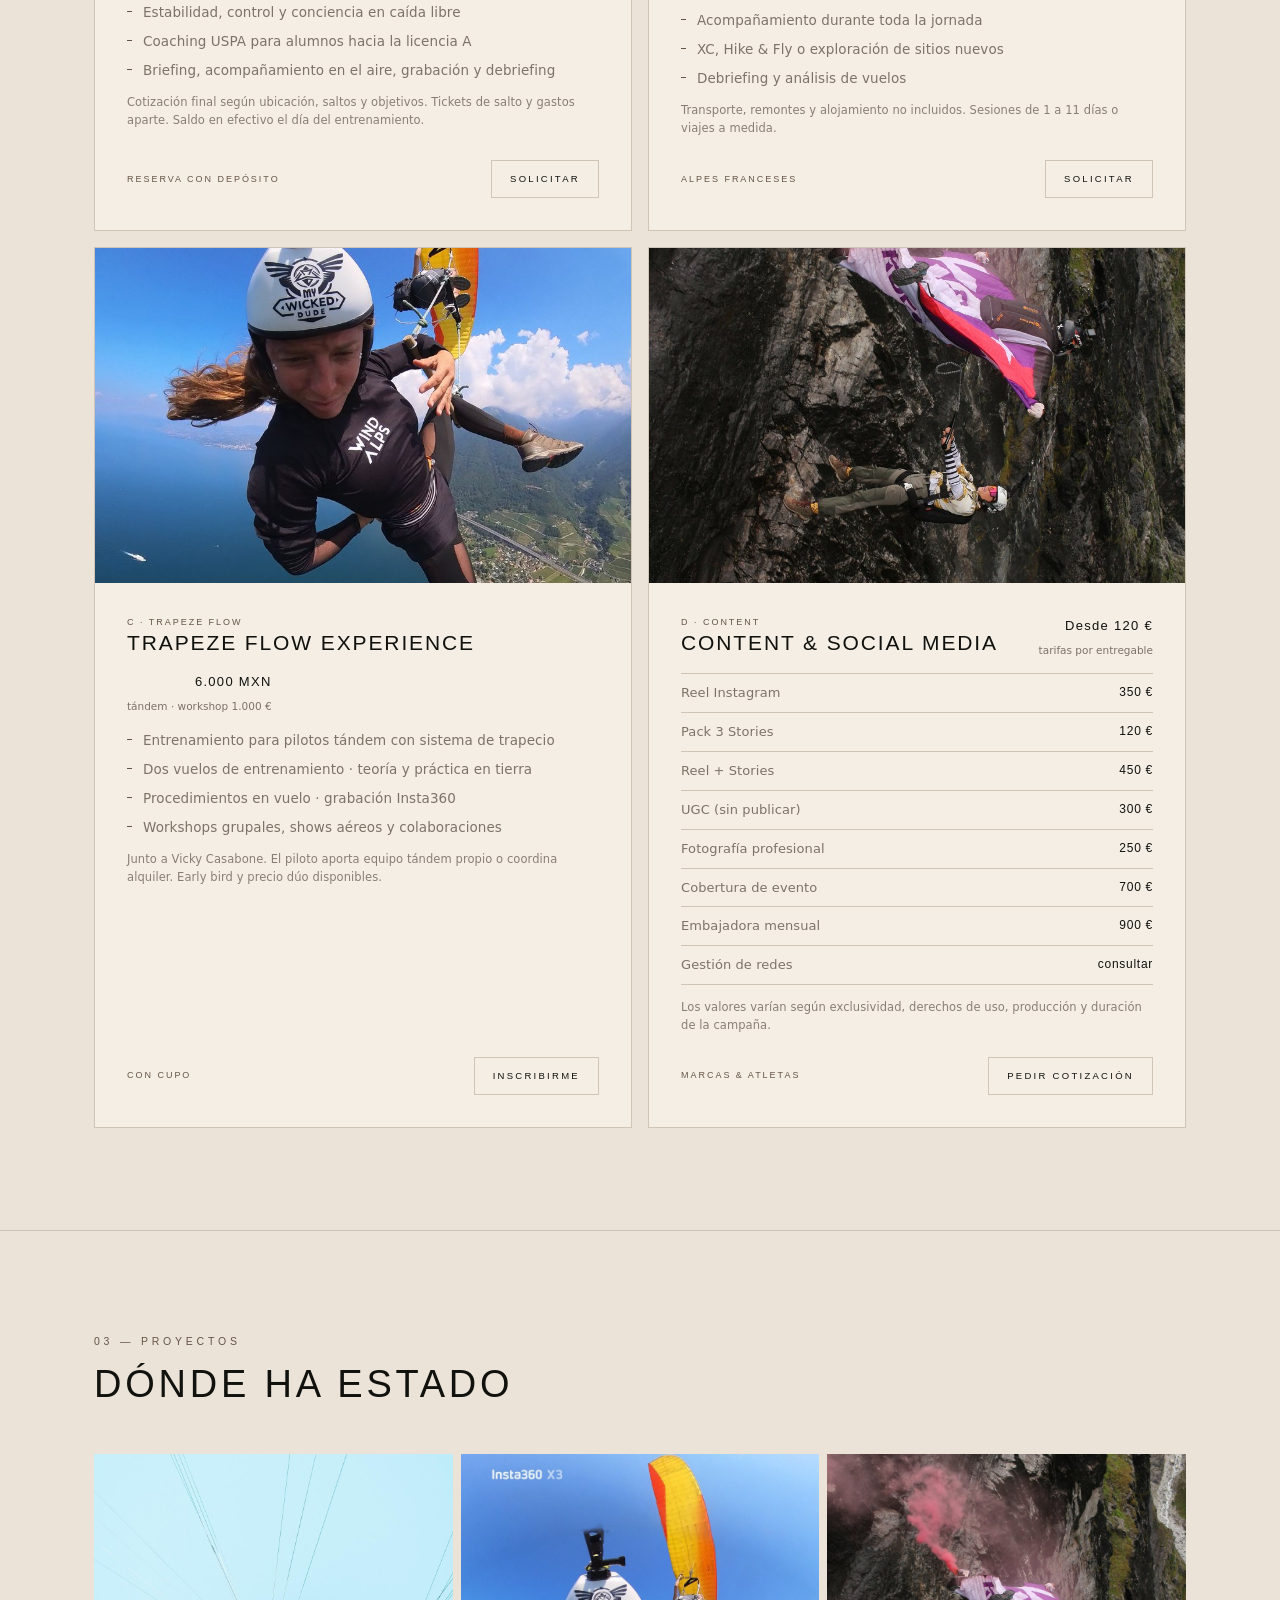
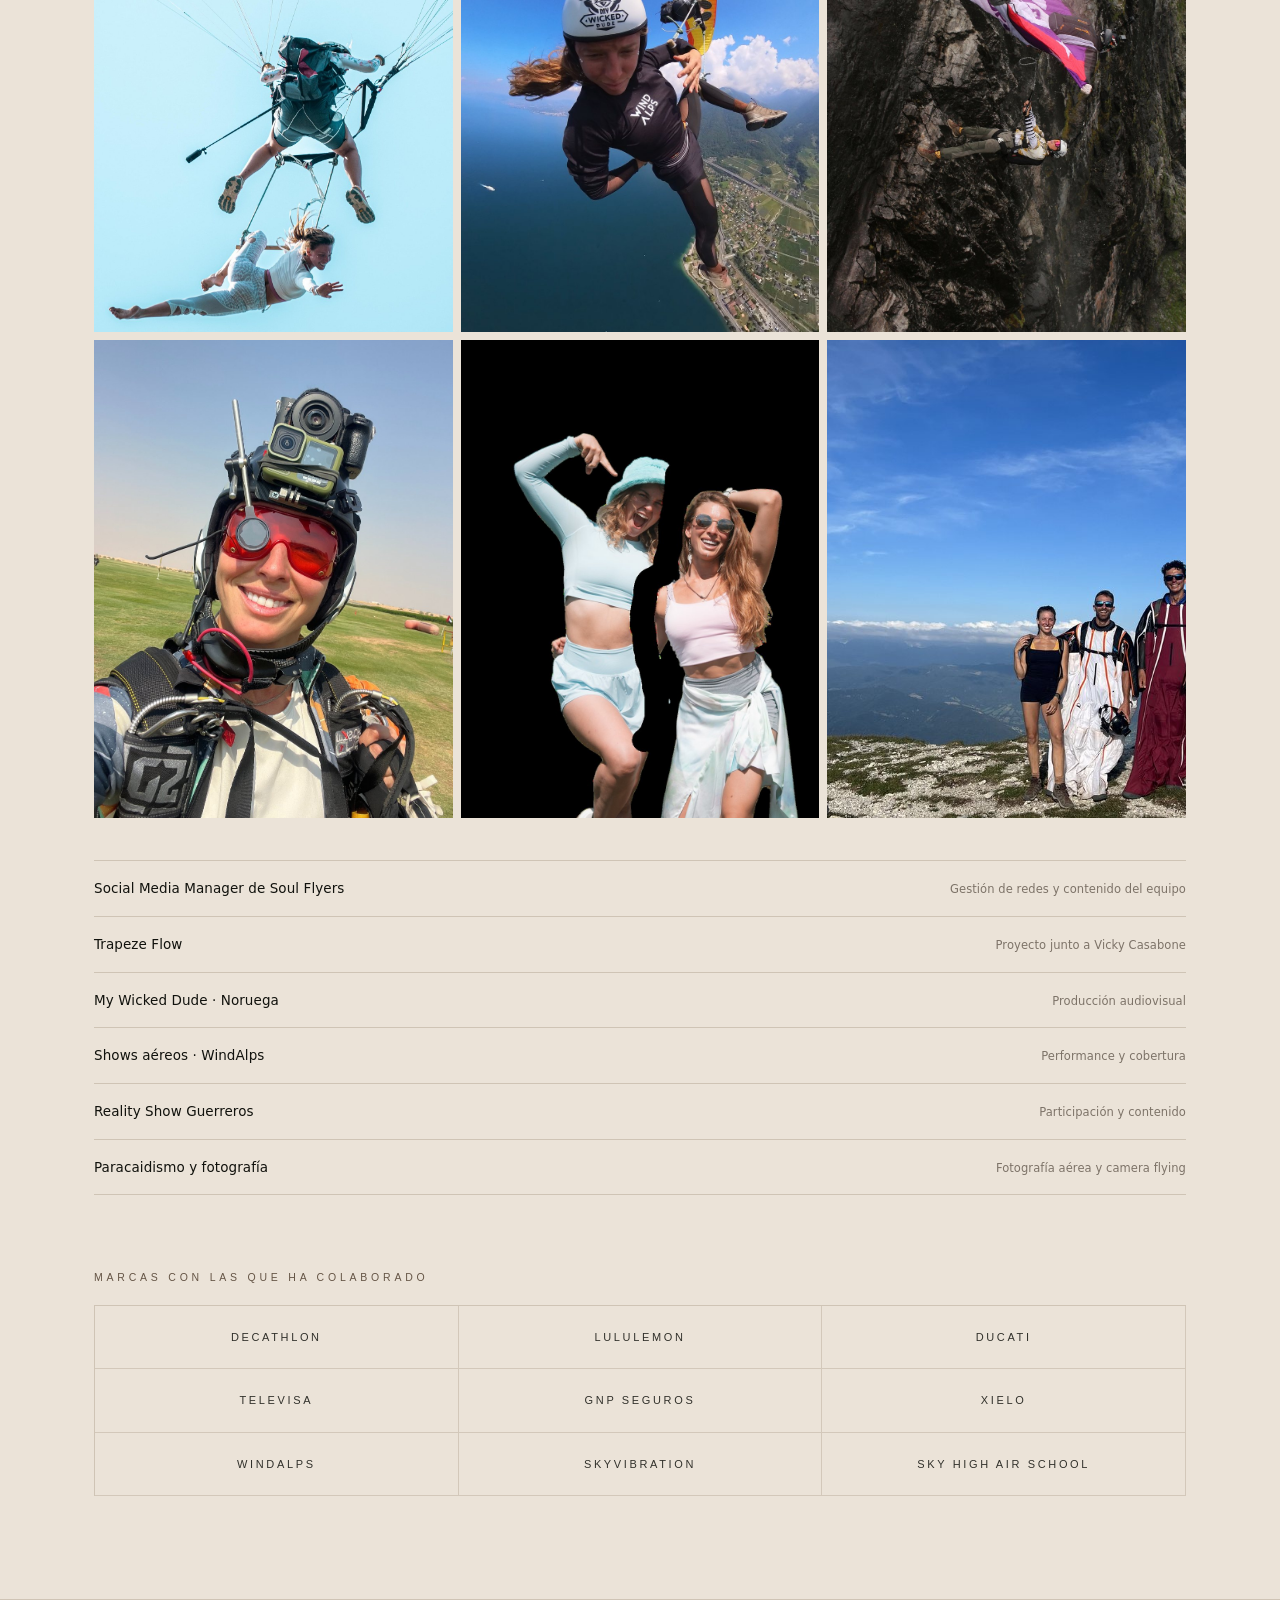
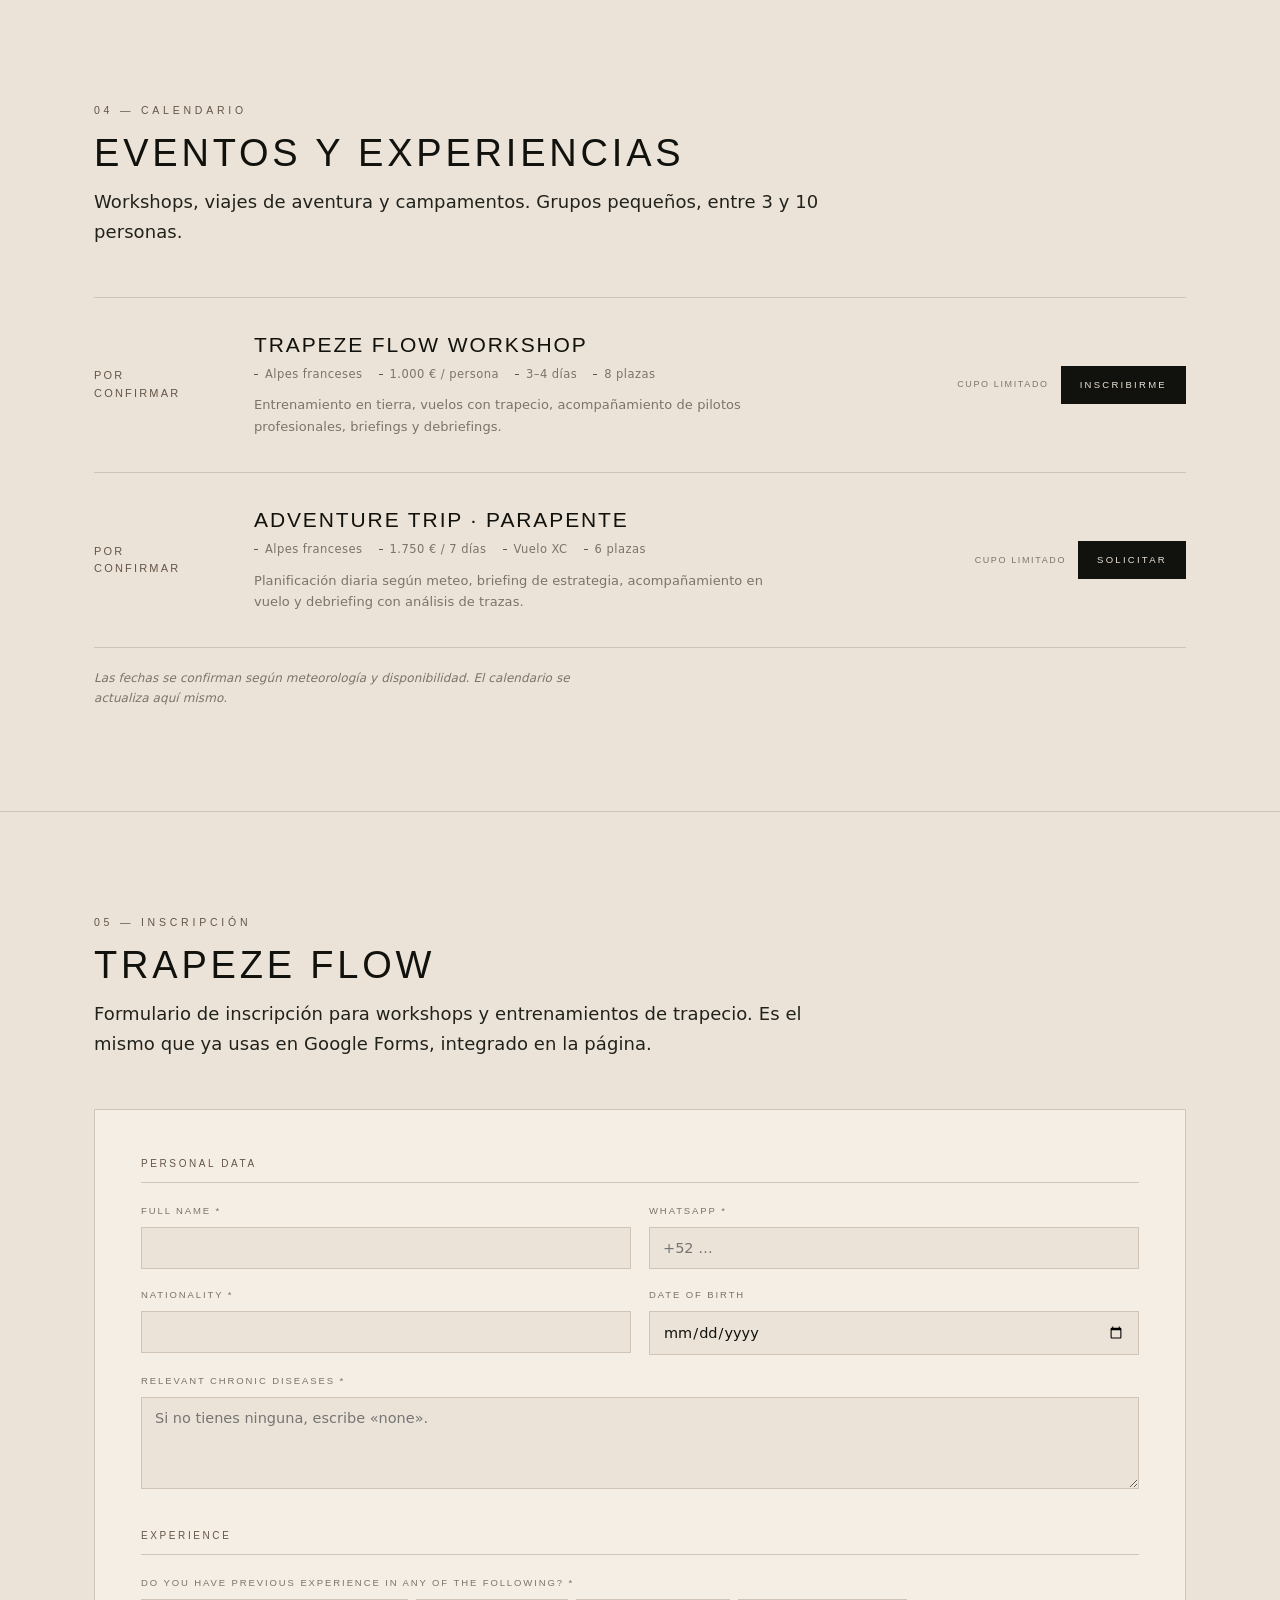
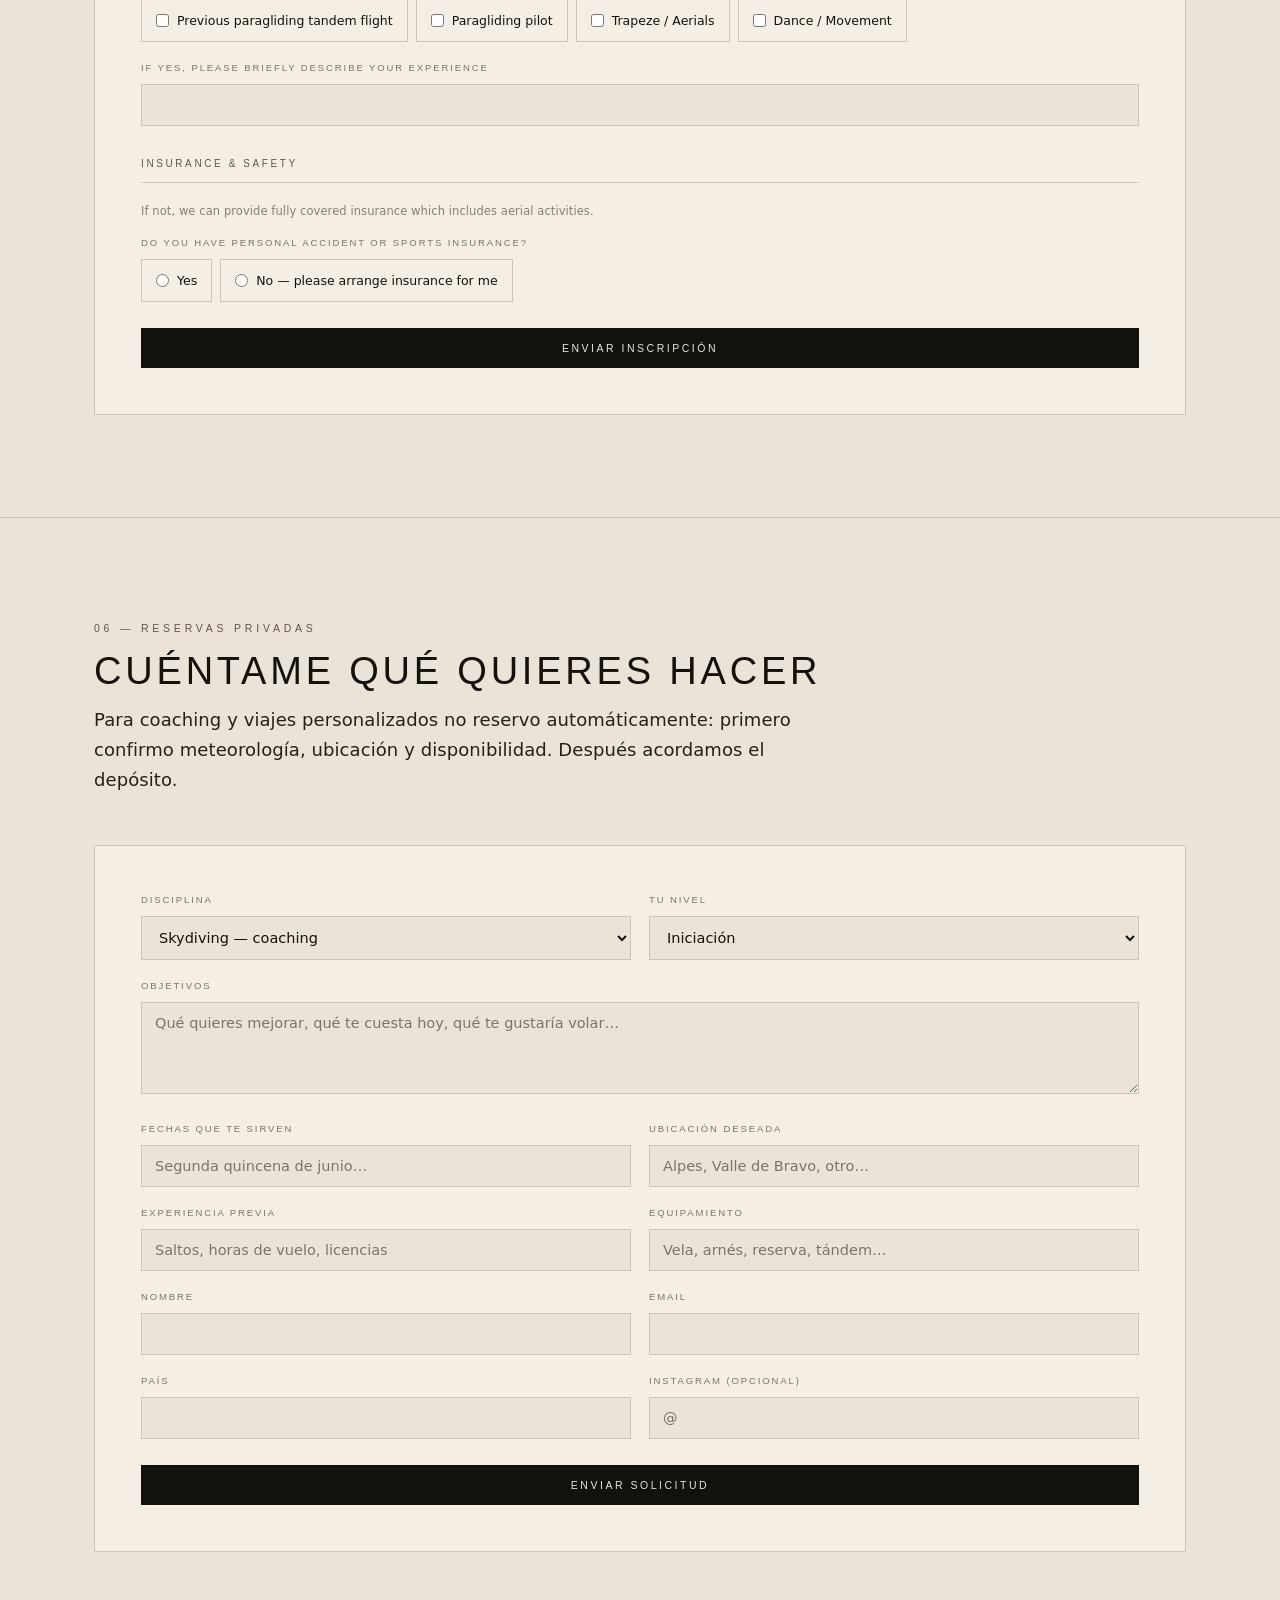
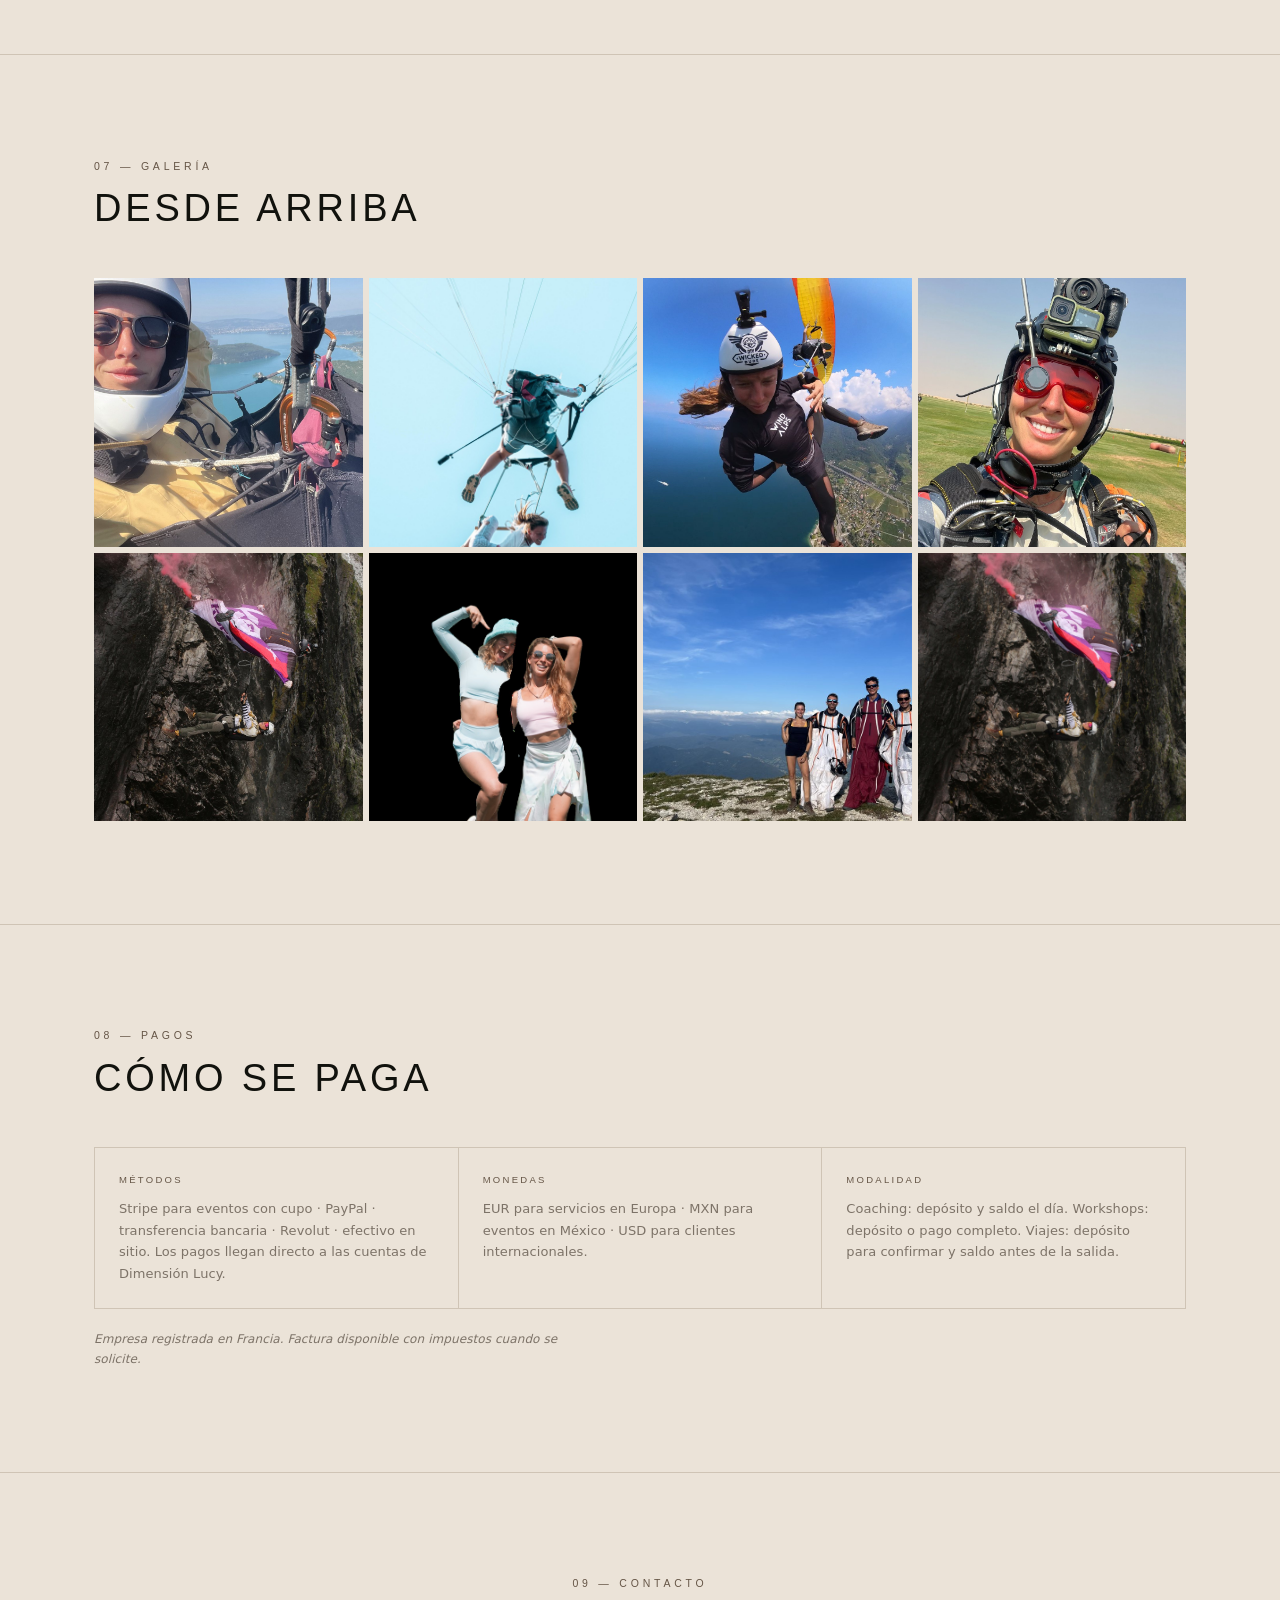
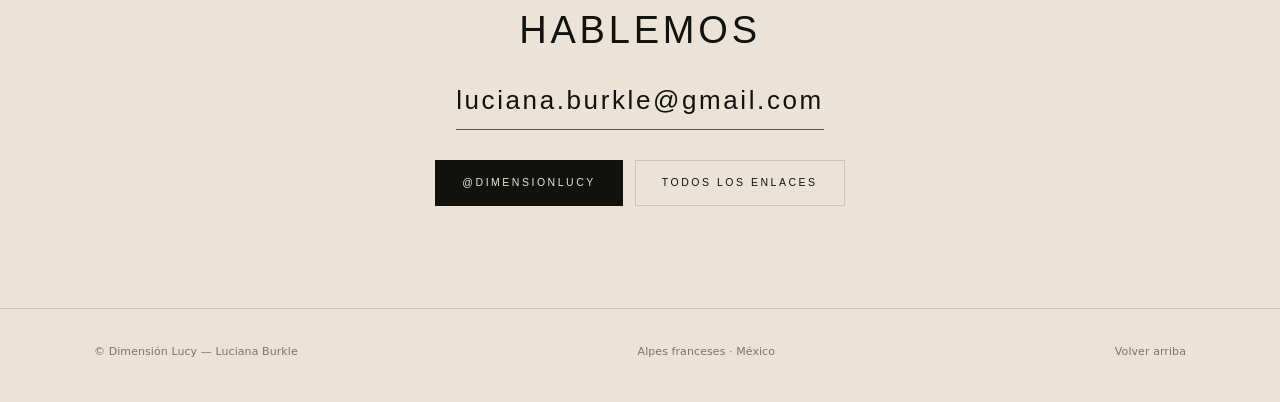
<file: _v.html>
<!DOCTYPE html>
<html lang="es">
<head>
<meta charset="UTF-8">
<meta name="viewport" content="width=device-width, initial-scale=1, viewport-fit=cover">
<title>Dimensión Lucy — Aerial experiences, creative storytelling &amp; presence</title>
<meta name="description" content="Dimensión Lucy — Luciana Burkle. Atleta aérea y creadora de contenido: Brands &amp; Collaborations, Vertical Playground, Skydive Coaching y Trapeze Flow. Alpes franceses y México.">
<link rel="icon" href="assets/lu.jpg">
<style>
*{margin:0;padding:0;box-sizing:border-box;-webkit-tap-highlight-color:transparent}
:root{
  --pad:clamp(20px,5vw,76px); --max:1220px;
  /* Nord = títulos (fallback geométrico del sistema) · Roboto = cuerpo */
  --disp:'Futura','Avenir Next','Jost','Century Gothic',-apple-system,sans-serif;
  --sans:'Roboto',-apple-system,'Segoe UI',system-ui,sans-serif;
  --mono:'SF Mono',ui-monospace,Menlo,monospace;
}
html{scroll-behavior:smooth}
body{background:var(--bg);color:var(--fg);font-family:var(--sans);line-height:1.68;
  -webkit-font-smoothing:antialiased;transition:background .35s,color .35s;letter-spacing:.005em}
img{display:block;max-width:100%}
a{color:inherit;text-decoration:none}
.wrap{max-width:var(--max);margin:0 auto;padding:0 var(--pad)}
.eyebrow{font-family:var(--disp);font-size:10.5px;letter-spacing:.36em;text-transform:uppercase;
  color:var(--ink);font-weight:500}
h1,h2,h3{font-family:var(--disp);font-weight:400;line-height:1.02;letter-spacing:.01em;text-transform:uppercase}
h1{font-size:clamp(30px,5.2vw,58px);letter-spacing:.14em}
h2{font-size:clamp(22px,3.4vw,38px);letter-spacing:.1em}
h3{font-size:clamp(16px,1.9vw,21px);letter-spacing:.09em;line-height:1.2}
p{color:var(--mut)}
b{color:var(--fg);font-weight:500}
.lead{font-size:clamp(15px,1.7vw,18px);color:var(--fg);opacity:.92;max-width:64ch;font-weight:300}
hr.sep{border:none;border-top:1px solid var(--line)}

/* ===== TEMAS (los tres dentro del brandbook) ===== */
body.t-b{--bg:#ebe3d8;--fg:#11120d;--mut:#7d7368;--ink:#655546;--line:#cfc4b5;--card:#f4eee5;--soft:#efe8dd;--onb:#ebe3d8}
body.t-a{--bg:#11120d;--fg:#ebe3d8;--mut:#958b81;--ink:#cfc4b5;--line:#33322a;--card:#191a14;--soft:#171812;--onb:#11120d}
body.t-c{--bg:#f7f3ec;--fg:#11120d;--mut:#8d8378;--ink:#655546;--line:#e2d9cc;--card:#fffdf9;--soft:#f2ece2;--onb:#fffdf9}

/* skip bar */
.mock{background:var(--ink);color:var(--onb);font-family:var(--sans);font-size:10.5px;font-weight:400;
  letter-spacing:.12em;text-align:center;padding:8px 12px;position:relative;z-index:60;text-transform:uppercase}

/* ===== NAV ===== */
.nav{position:sticky;top:0;z-index:50;backdrop-filter:blur(16px);
  background:color-mix(in srgb,var(--bg) 90%,transparent);border-bottom:1px solid var(--line)}
.navin{max-width:var(--max);margin:0 auto;padding:14px var(--pad);display:flex;
  align-items:center;justify-content:space-between;gap:18px}
.brand img{height:38px;width:auto}
body.t-a .brand img{content:url(assets/logo-light.png?v=3)}
.navlinks{display:none;gap:26px;font-family:var(--disp);font-size:10.5px;letter-spacing:.22em;
  text-transform:uppercase;color:var(--mut)}
.navlinks a:hover{color:var(--fg)}
@media(min-width:1020px){.navlinks{display:flex}}
.btn{display:inline-flex;align-items:center;justify-content:center;gap:9px;border-radius:0;
  padding:13px 26px;font-family:var(--disp);font-size:10.5px;font-weight:500;letter-spacing:.24em;
  text-transform:uppercase;border:1px solid var(--fg);background:var(--fg);color:var(--bg);
  cursor:pointer;transition:opacity .2s,background .2s,color .2s}
.btn:hover{opacity:.82}
.btn.ghost{background:transparent;color:var(--fg);border-color:var(--line)}
.btn.ghost:hover{border-color:var(--fg);opacity:1}
.btn.sm{padding:10px 18px;font-size:9.5px}

/* ===== HERO tipográfico (estilo brandbook) ===== */
.hero{padding:clamp(54px,10vw,120px) 0 clamp(40px,7vw,80px);text-align:center;position:relative;overflow:hidden}
.hero:before{content:'';position:absolute;inset:0;
  background-image:radial-gradient(circle at 50% 0%,color-mix(in srgb,var(--ink) 9%,transparent),transparent 62%)}
.heroin{position:relative;z-index:2;padding:0 var(--pad)}
.hero .logo{height:clamp(78px,13vw,150px);width:auto;margin:0 auto 30px}
body.t-a .hero .logo{content:url(assets/logo-light.png?v=3)}
.hero h1{margin-bottom:22px}
.hero .tag{font-family:var(--disp);font-size:clamp(12px,1.5vw,15px);letter-spacing:.34em;
  text-transform:uppercase;color:var(--ink);margin-bottom:16px}
.hero .lead{margin:0 auto;text-align:center}
.herobtns{display:flex;gap:12px;justify-content:center;flex-wrap:wrap;margin-top:34px}

/* ===== categorías ===== */
.cats{display:grid;grid-template-columns:1fr 1fr;gap:10px;max-width:760px;margin:26px auto 0}
@media(min-width:700px){.cats{grid-template-columns:repeat(4,1fr)}}
.cat{display:flex;flex-direction:column;gap:3px;border:1px solid var(--line);
  padding:16px 14px;text-align:left;background:var(--card);transition:border-color .25s,background .25s}
.cat:hover{border-color:var(--fg);background:var(--soft)}
.cat b{font-family:var(--disp);font-size:12px;letter-spacing:.18em;text-transform:uppercase;
  color:var(--fg);font-weight:500}
.cat span{font-family:var(--disp);font-size:9.5px;letter-spacing:.16em;text-transform:uppercase;
  color:var(--mut)}

/* cinta de fotos */
.band{display:grid;grid-template-columns:1.35fr 1fr;gap:0;height:clamp(240px,40vw,520px)}
@media(max-width:700px){.band{grid-template-columns:1fr;height:clamp(300px,60vw,420px)}
  .band figure:last-child{display:none}}
.band figure{overflow:hidden;position:relative}
.band img{width:100%;height:100%;object-fit:cover}

/* ===== MÉTRICAS ===== */
.metrics{border-bottom:1px solid var(--line);background:var(--soft)}
.metin{max-width:var(--max);margin:0 auto;padding:30px var(--pad);display:grid;
  grid-template-columns:repeat(2,1fr);gap:24px 12px;text-align:center}
@media(min-width:840px){.metin{grid-template-columns:repeat(5,1fr)}}
.met b{display:block;font-family:var(--disp);font-size:clamp(22px,3vw,34px);line-height:1;
  color:var(--fg);letter-spacing:.04em}
.met span{font-family:var(--disp);font-size:9px;letter-spacing:.22em;text-transform:uppercase;
  color:var(--mut);display:block;margin-top:9px}

/* ===== SECCIONES ===== */
section{padding:clamp(52px,8vw,110px) 0}
.shead{display:flex;flex-direction:column;gap:14px;margin-bottom:clamp(26px,4.4vw,50px);max-width:74ch}
.grid2{display:grid;grid-template-columns:1fr;gap:clamp(26px,4.4vw,58px);align-items:center}
@media(min-width:880px){.grid2{grid-template-columns:1fr 1fr}}
.sobreimg{aspect-ratio:4/5;overflow:hidden;background:var(--soft)}
.sobreimg img{width:100%;height:100%;object-fit:cover}
.sobremeta{display:flex;gap:30px;flex-wrap:wrap;margin-top:30px;padding-top:24px;border-top:1px solid var(--line)}
.sobremeta b{display:block;font-family:var(--disp);font-size:9px;letter-spacing:.22em;
  color:var(--ink);margin-bottom:6px;text-transform:uppercase}
.sobremeta span{font-size:13px;color:var(--fg)}
.quote{margin-top:32px;font-family:var(--disp);font-size:clamp(14px,1.9vw,19px);line-height:1.5;
  letter-spacing:.14em;text-transform:uppercase;color:var(--ink);text-align:center;
  padding:24px 0;border-top:1px solid var(--line);border-bottom:1px solid var(--line)}

/* ===== SERVICIOS ===== */
.serv{display:grid;grid-template-columns:1fr;gap:16px}
@media(min-width:800px){.serv{grid-template-columns:1fr 1fr}}
.card{background:var(--card);border:1px solid var(--line);display:flex;flex-direction:column;
  transition:border-color .25s}
.card:hover{border-color:var(--ink)}
.cardimg{aspect-ratio:16/10;overflow:hidden;background:var(--soft)}
.cardimg img{width:100%;height:100%;object-fit:cover;transition:transform .7s}
.card:hover .cardimg img{transform:scale(1.035)}
.cardbody{padding:clamp(22px,2.8vw,32px);display:flex;flex-direction:column;gap:14px;flex:1}
.cardtop{display:flex;align-items:flex-start;justify-content:space-between;gap:16px;flex-wrap:wrap}
.price{font-family:var(--disp);font-size:13px;letter-spacing:.1em;color:var(--fg);white-space:nowrap;text-align:right}
.price small{display:block;font-family:var(--sans);font-size:10.5px;color:var(--mut);
  letter-spacing:0;margin-top:5px;font-weight:300;text-transform:none}
.includes{list-style:none;display:flex;flex-direction:column;gap:8px;font-size:13.5px;
  color:var(--mut);font-weight:300}
.includes li{padding-left:16px;position:relative;line-height:1.55}
.includes li:before{content:'';position:absolute;left:0;top:9px;width:5px;height:1px;background:var(--ink)}
.rates{list-style:none;font-size:13px;color:var(--mut);border-top:1px solid var(--line);font-weight:300}
.rates li{display:flex;justify-content:space-between;gap:12px;padding:8px 0;border-bottom:1px solid var(--line)}
.rates li b{font-family:var(--disp);font-size:12px;color:var(--fg);white-space:nowrap;letter-spacing:.06em}
.cardfoot{margin-top:auto;padding-top:8px;display:flex;align-items:center;
  justify-content:space-between;gap:12px;flex-wrap:wrap}
.tag{font-family:var(--disp);font-size:9px;letter-spacing:.22em;text-transform:uppercase;color:var(--ink)}
.fineprint{font-size:11.5px;color:var(--mut);opacity:.9;line-height:1.55;font-weight:300}

/* ===== PROYECTOS ===== */
.proj{display:grid;grid-template-columns:repeat(2,1fr);gap:8px}
@media(min-width:800px){.proj{grid-template-columns:repeat(3,1fr)}}
.pcard{overflow:hidden;aspect-ratio:3/4;background:var(--soft)}
.pcard img{width:100%;height:100%;object-fit:cover;transition:transform .7s}
.pcard:hover img{transform:scale(1.04)}
.plist{list-style:none;margin-top:clamp(26px,3.6vw,42px);border-top:1px solid var(--line)}
.plist li{display:flex;justify-content:space-between;gap:20px;flex-wrap:wrap;
  padding:16px 0;border-bottom:1px solid var(--line);font-size:13.5px;align-items:baseline}
.plist li span{font-size:11.5px;color:var(--mut);font-weight:300}

/* ===== MARCAS ===== */
.marcas{display:grid;grid-template-columns:repeat(2,1fr);gap:0;border-top:1px solid var(--line);border-left:1px solid var(--line)}
@media(min-width:720px){.marcas{grid-template-columns:repeat(3,1fr)}}
.mar{border-right:1px solid var(--line);border-bottom:1px solid var(--line);padding:22px 16px;
  font-family:var(--disp);font-size:11px;letter-spacing:.24em;text-transform:uppercase;
  color:var(--fg);text-align:center;opacity:.85}
.mar:hover{opacity:1;background:var(--soft)}

/* ===== CALENDARIO ===== */
.events{border-top:1px solid var(--line)}
.ev{display:grid;grid-template-columns:1fr;gap:14px;padding:clamp(22px,3.2vw,34px) 0;
  border-bottom:1px solid var(--line);align-items:center;transition:background .25s}
@media(min-width:840px){.ev{grid-template-columns:130px 1fr auto;gap:30px}}
.ev:hover{background:var(--soft)}
.evdate{font-family:var(--disp);font-size:11px;letter-spacing:.2em;color:var(--ink);
  text-transform:uppercase;line-height:1.6}
.evinfo h3{margin-bottom:8px}
.evmeta{display:flex;gap:16px;flex-wrap:wrap;font-size:11.5px;color:var(--mut);margin-top:8px;
  font-weight:300;letter-spacing:.04em}
.evmeta span{display:inline-flex;align-items:center;gap:7px}
.evmeta span:before{content:'';width:4px;height:1px;background:var(--ink)}
.evcta{display:flex;align-items:center;gap:12px;flex-wrap:wrap}
.plazas{font-family:var(--disp);font-size:9px;color:var(--mut);letter-spacing:.18em;text-transform:uppercase}
.nota{font-size:12px;color:var(--mut);font-style:italic;margin-top:20px;max-width:64ch;font-weight:300}

/* ===== FORM ===== */
.formcard{background:var(--card);border:1px solid var(--line);padding:clamp(22px,3.6vw,46px)}
.fgrid{display:grid;grid-template-columns:1fr;gap:18px}
@media(min-width:720px){.fgrid.two{grid-template-columns:1fr 1fr}}
.f .sect{font-family:var(--disp);font-size:10px;letter-spacing:.26em;text-transform:uppercase;
  color:var(--ink);padding-bottom:9px;border-bottom:1px solid var(--line);margin:30px 0 20px}
.f .sect:first-child{margin-top:0}
.f label{display:block;font-family:var(--disp);font-size:9.5px;letter-spacing:.2em;
  text-transform:uppercase;color:var(--mut);margin-bottom:8px}
.f input,.f select,.f textarea{width:100%;background:var(--bg);border:1px solid var(--line);
  padding:12px 13px;font-family:var(--sans);font-size:14.5px;color:var(--fg);outline:none;
  transition:border-color .2s;font-weight:300;border-radius:0}
.f input:focus,.f select:focus,.f textarea:focus{border-color:var(--fg)}
.f textarea{min-height:92px;resize:vertical}
.f .opts{display:flex;flex-wrap:wrap;gap:8px}
.f .opts label{display:inline-flex;align-items:center;gap:8px;border:1px solid var(--line);
  padding:10px 14px;cursor:pointer;font-family:var(--sans);font-size:12.5px;letter-spacing:0;
  text-transform:none;color:var(--fg);margin:0;font-weight:300}
.f .opts input{width:auto;margin:0}
.f .opts label:has(input:checked){border-color:var(--fg);background:var(--soft)}
.f button{width:100%;margin-top:26px}
.ok{display:none;margin-top:16px;padding:14px 16px;font-size:13px;
  background:var(--soft);border:1px solid var(--ink);color:var(--fg);font-weight:300}

/* ===== GALERIA ===== */
.gal{display:grid;grid-template-columns:repeat(2,1fr);gap:6px}
@media(min-width:780px){.gal{grid-template-columns:repeat(4,1fr)}}
.gal figure{aspect-ratio:1;overflow:hidden;background:var(--soft)}
.gal img{width:100%;height:100%;object-fit:cover;transition:transform .7s}
.gal figure:hover img{transform:scale(1.05)}

/* ===== PAGOS ===== */
.pay{display:grid;grid-template-columns:1fr;gap:0;margin-top:26px;
  border-top:1px solid var(--line);border-left:1px solid var(--line)}
@media(min-width:780px){.pay{grid-template-columns:repeat(3,1fr)}}
.payitem{border-right:1px solid var(--line);border-bottom:1px solid var(--line);padding:24px}
.payitem b{display:block;font-family:var(--disp);font-size:9.5px;letter-spacing:.24em;
  text-transform:uppercase;color:var(--ink);margin-bottom:10px}
.payitem p{font-size:13px;line-height:1.65;font-weight:300}

/* ===== CONTACTO ===== */
.contacto{text-align:center}
.contacto h2{margin-bottom:24px}
.ctabig{display:inline-block;font-family:var(--disp);font-size:clamp(15px,2.6vw,26px);
  letter-spacing:.1em;border-bottom:1px solid var(--ink);padding-bottom:6px;margin:6px 0 30px;
  word-break:break-word}
footer{border-top:1px solid var(--line);padding:34px 0 40px;font-size:11px;color:var(--mut);font-weight:300}
.footin{display:flex;justify-content:space-between;gap:14px;flex-wrap:wrap;align-items:center}

/* switch */
.tswitch{position:fixed;bottom:14px;right:14px;z-index:70;display:flex;gap:4px;
  background:var(--card);border:1px solid var(--line);padding:5px}
.tswitch span{font-family:var(--disp);font-size:8px;letter-spacing:.16em;color:var(--mut);
  align-self:center;padding:0 4px 0 8px;text-transform:uppercase}
.tswitch button{width:30px;height:30px;border:none;cursor:pointer;font-family:var(--disp);
  font-size:11px;background:transparent;color:var(--mut)}
.tswitch button.on{background:var(--fg);color:var(--bg)}

/* ===== ventana "pedir un cambio" ===== */
.pedirbtn{position:fixed;bottom:14px;left:14px;z-index:70;display:inline-flex;align-items:center;gap:8px;
  background:var(--fg);color:var(--bg);border:none;cursor:pointer;padding:11px 16px;
  font-family:var(--disp);font-size:9.5px;letter-spacing:.2em;text-transform:uppercase;
  box-shadow:0 6px 24px rgba(0,0,0,.22)}
.pedirbtn:active{transform:scale(.97)}
.pedir{position:fixed;inset:0;z-index:200;display:none;background:rgba(17,18,13,.55);
  backdrop-filter:blur(3px);padding:16px;overflow:auto}
.pedir.abierto{display:flex;align-items:center;justify-content:center}
.pedirbox{background:var(--bg);color:var(--fg);border:1px solid var(--ink);max-width:520px;width:100%;
  padding:clamp(22px,4vw,34px);position:relative}
.pedirbox h3{font-family:var(--disp);font-size:11px;letter-spacing:.26em;text-transform:uppercase;
  color:var(--ink);margin-bottom:6px}
.pedirbox p{font-size:12.5px;color:var(--mut);font-weight:300;margin-bottom:16px;line-height:1.55}
.pedirbox textarea{width:100%;min-height:130px;background:var(--card);border:1px solid var(--line);
  padding:13px;font-family:var(--sans);font-size:14.5px;color:var(--fg);outline:none;resize:vertical;
  font-weight:300;border-radius:0}
.pedirbox textarea:focus{border-color:var(--fg)}
.pedirfoto{display:inline-flex;align-items:center;gap:8px;border:1px dashed var(--line);
  padding:10px 14px;font-size:11.5px;color:var(--mut);cursor:pointer;margin-bottom:10px;
  font-weight:400;font-family:var(--sans);letter-spacing:.02em}
.pedirfoto:hover{border-color:var(--ink);color:var(--fg)}
.pedirfoto input{display:none}
.pedirprev img{max-height:96px;max-width:100%;border:1px solid var(--line);margin-bottom:10px;display:block}
.pedirbox .row{display:flex;gap:10px;margin-top:14px;flex-wrap:wrap}
.pedirbox .row .btn{flex:1;min-width:130px}
.pedircerrar{position:absolute;top:10px;right:12px;background:none;border:none;cursor:pointer;
  font-size:20px;line-height:1;color:var(--mut);padding:4px}
.pedirmsg{display:none;margin-top:14px;font-size:12.5px;color:var(--fg);font-weight:300;
  border-top:1px solid var(--line);padding-top:12px}

/* lista de estado de las peticiones */
.pedirlista{margin-top:14px}
.pedlTit{font-family:var(--disp);font-size:8.5px;letter-spacing:.22em;text-transform:uppercase;
  color:var(--mut);margin-bottom:9px}
.pedl{display:flex;gap:9px;align-items:flex-start;padding:9px 0;border-top:1px solid var(--line)}
.pedlE{flex:0 0 auto;font-family:var(--disp);font-size:7.5px;letter-spacing:.14em;
  text-transform:uppercase;padding:3px 7px;border:1px solid var(--line);color:var(--mut);white-space:nowrap}
.pedlE.aplicado{border-color:#58a700;color:#3d7300;background:#eef8e2}
.pedlE.pendiente{border-color:#d1a400;color:#7a6100;background:#fff8e0}
.pedlE.necesita{border-color:#c76b4a;color:#8c3d1e;background:#fdeee7}
.pedlT{font-size:12px;color:var(--mut);font-weight:300;line-height:1.45;
  display:-webkit-box;-webkit-line-clamp:2;-webkit-box-orient:vertical;overflow:hidden}
.pedlR{font-size:11.5px;color:var(--ink);font-weight:400;margin-top:4px;line-height:1.45}
.pedirlista{max-height:none;overflow:visible}
.msg{margin-bottom:10px}
.msg b{display:block;font-family:var(--disp);font-size:8px;letter-spacing:.2em;text-transform:uppercase;
  color:var(--mut);margin-bottom:3px;font-weight:500}
.msg p{font-size:12.5px;line-height:1.5;font-weight:300;padding:9px 11px;border:1px solid var(--line)}
.msg.lu p{background:#fff;color:var(--fg);border-color:#ded5c6}
.msg.yo p{background:#eef8e2;border-color:#cde3b4;color:var(--fg)}
.msg.vacio p{background:var(--card);color:var(--mut);font-style:italic}
.msg .pedlE{margin-top:5px;display:inline-block}
@media(max-width:700px){.pedirbtn{padding:9px 13px;font-size:8.5px;bottom:10px;left:10px}}
@media(max-width:700px){.tswitch{transform:scale(.78);transform-origin:100% 100%;opacity:.75}}
</style>
</head>
<body class="t-b">

<div class="mock">Maqueta · identidad del brandbook 2026 · los formularios todavía no envían</div>

<nav class="nav">
  <div class="navin">
    <a class="brand" href="#top"><img src="assets/logo.png?v=3" alt="Dimensión Lucy"></a>
    <div class="navlinks">
      <a href="#sobre">Sobre mí</a><a href="#servicios">Servicios</a>
      <a href="#proyectos">Proyectos</a><a href="#calendario">Calendario</a><a href="#pagos">Pagos</a>
    </div>
    <a class="btn sm ghost" href="#trapeze">Inscripción</a>
  </div>
</nav>

<main id="top">

  <header class="hero">
    <div class="heroin">
      <img class="logo" src="assets/logo.png?v=3" alt="Dimensión Lucy">
      <div class="tag">Aerial experiences, creative storytelling &amp; presence</div>
      <h1>Crear · Planear · Habitar</h1>
      <nav class="cats" aria-label="Categorías de Dimensión Lucy">
        <a class="cat" href="brands.html"><b>Brands</b><span>&amp; Collaborations</span></a>
        <a class="cat" href="vertical.html"><b>Vertical</b><span>Playground</span></a>
        <a class="cat" href="skydive.html"><b>Skydive</b><span>Coaching</span></a>
        <a class="cat" href="trapeze.html"><b>Trapeze</b><span>Flow</span></a>
      </nav>
      <div class="herobtns">
        <a class="btn ghost" href="#calendario">Ver el calendario</a>
      </div>
    </div>
  </header>

  <div class="band">
    <figure><img src="assets/hero.jpg" alt="Luciana Burkle en vuelo"></figure>
    <figure><img src="assets/pr2.jpg" alt=""></figure>
  </div>

  <div class="metrics">
    <div class="metin">
      <div class="met"><b>79.4K</b><span>Instagram</span></div>
      <div class="met"><b>309K</b><span>TikTok</span></div>
      <div class="met"><b>46K</b><span>Alcance</span></div>
      <div class="met"><b>244K</b><span>Visualizaciones</span></div>
      <div class="met"><b>9</b><span>Marcas</span></div>
    </div>
  </div>

  <section id="sobre">
    <div class="wrap grid2">
      <div class="sobreimg"><img src="assets/sobre.jpg" alt="Luciana Burkle"></div>
      <div>
        <div class="shead">
          <div class="eyebrow">01 — La marca</div>
          <h2>Movimiento, presencia y narrativa</h2>
        </div>
        <p class="lead">Dimensión Lucy es un espacio creativo y experiencial donde convergen los deportes aéreos, el arte, la naturaleza y el storytelling visual. Una plataforma desde la que Lucy diseña, facilita y comparte experiencias que invitan a habitar el cuerpo y el presente.</p>
        <p style="margin-top:18px;max-width:62ch">Soy Lucy, atleta aérea y creadora de contenido especializada en deportes de aventura, viajes y lifestyle. Trabajo con personas y marcas que buscan algo más que impacto: <b>conexión, sensibilidad y sentido</b>.</p>
        <div class="quote">If this way of life resonates with you,<br>you are already part of it</div>
        <div class="sobremeta">
          <div><b>Base</b><span>Alpes (FR) · México</span></div>
          <div><b>Idiomas</b><span>ES · FR · EN</span></div>
          <div><b>Disciplinas</b><span>Skydiving · Paragliding · Trapeze</span></div>
        </div>
      </div>
    </div>
  </section>

  <hr class="sep">

  <section id="servicios">
    <div class="wrap">
      <div class="shead">
        <div class="eyebrow">02 — Servicios</div>
        <h2>Cuatro líneas de trabajo</h2>
        <p class="lead">Sesiones individuales, paquetes personalizados y servicios mensuales. Los proyectos a medida se cotizan después de hablar de objetivos, fechas y logística.</p>
      </div>

      <div class="serv">
        <article class="card">
          <div class="cardimg"><img src="assets/pr6.jpg" alt=""></div>
          <div class="cardbody">
            <div class="cardtop">
              <div><div class="tag">A · Skydiving</div><h3>Coaching de paracaidismo</h3></div>
              <div class="price">250 USD<small>depósito 50 € · PayPal</small></div>
            </div>
            <ul class="includes">
              <li>Coaching individual de belly flying, tracking y movimiento corporal</li>
              <li>Estabilidad, control y conciencia en caída libre</li>
              <li>Coaching USPA para alumnos hacia la licencia A</li>
              <li>Briefing, acompañamiento en el aire, grabación y debriefing</li>
            </ul>
            <p class="fineprint">Cotización final según ubicación, saltos y objetivos. Tickets de salto y gastos aparte. Saldo en efectivo el día del entrenamiento.</p>
            <div class="cardfoot"><span class="tag">Reserva con depósito</span><a class="btn ghost sm" href="#reservas">Solicitar</a></div>
          </div>
        </article>

        <article class="card">
          <div class="cardimg"><img src="assets/pr1.jpg" alt=""></div>
          <div class="cardbody">
            <div class="cardtop">
              <div><div class="tag">B · Viajes</div><h3>Parapente · Viajes &amp; Experiencias</h3></div>
              <div class="price">250 € / día<small>7 días desde 1.750 €</small></div>
            </div>
            <ul class="includes">
              <li>Planificación del día según objetivos y meteorología</li>
              <li>Briefing de meteo, sitios de vuelo y estrategia</li>
              <li>Acompañamiento durante toda la jornada</li>
              <li>XC, Hike &amp; Fly o exploración de sitios nuevos</li>
              <li>Debriefing y análisis de vuelos</li>
            </ul>
            <p class="fineprint">Transporte, remontes y alojamiento no incluidos. Sesiones de 1 a 11 días o viajes a medida.</p>
            <div class="cardfoot"><span class="tag">Alpes franceses</span><a class="btn ghost sm" href="#reservas">Solicitar</a></div>
          </div>
        </article>

        <article class="card">
          <div class="cardimg"><img src="assets/pr3.jpg" alt=""></div>
          <div class="cardbody">
            <div class="cardtop">
              <div><div class="tag">C · Trapeze Flow</div><h3>Trapeze Flow Experience</h3></div>
              <div class="price">6.000 MXN<small>tándem · workshop 1.000 €</small></div>
            </div>
            <ul class="includes">
              <li>Entrenamiento para pilotos tándem con sistema de trapecio</li>
              <li>Dos vuelos de entrenamiento · teoría y práctica en tierra</li>
              <li>Procedimientos en vuelo · grabación Insta360</li>
              <li>Workshops grupales, shows aéreos y colaboraciones</li>
            </ul>
            <p class="fineprint">Junto a Vicky Casabone. El piloto aporta equipo tándem propio o coordina alquiler. Early bird y precio dúo disponibles.</p>
            <div class="cardfoot"><span class="tag">Con cupo</span><a class="btn ghost sm" href="#trapeze">Inscribirme</a></div>
          </div>
        </article>

        <article class="card">
          <div class="cardimg"><img src="assets/pr2.jpg" alt=""></div>
          <div class="cardbody">
            <div class="cardtop">
              <div><div class="tag">D · Content</div><h3>Content &amp; Social Media</h3></div>
              <div class="price">Desde 120 €<small>tarifas por entregable</small></div>
            </div>
            <ul class="rates">
              <li>Reel Instagram <b>350 €</b></li>
              <li>Pack 3 Stories <b>120 €</b></li>
              <li>Reel + Stories <b>450 €</b></li>
              <li>UGC (sin publicar) <b>300 €</b></li>
              <li>Fotografía profesional <b>250 €</b></li>
              <li>Cobertura de evento <b>700 €</b></li>
              <li>Embajadora mensual <b>900 €</b></li>
              <li>Gestión de redes <b>consultar</b></li>
            </ul>
            <p class="fineprint">Los valores varían según exclusividad, derechos de uso, producción y duración de la campaña.</p>
            <div class="cardfoot"><span class="tag">Marcas &amp; atletas</span><a class="btn ghost sm" href="#reservas">Pedir cotización</a></div>
          </div>
        </article>
      </div>
    </div>
  </section>

  <hr class="sep">

  <section id="proyectos">
    <div class="wrap">
      <div class="shead">
        <div class="eyebrow">03 — Proyectos</div>
        <h2>Dónde ha estado</h2>
      </div>
      <div class="proj">
        <figure class="pcard"><img src="assets/pr1.jpg" alt=""></figure>
        <figure class="pcard"><img src="assets/pr3.jpg" alt=""></figure>
        <figure class="pcard"><img src="assets/pr2.jpg" alt=""></figure>
        <figure class="pcard"><img src="assets/pr5.jpg" alt=""></figure>
        <figure class="pcard"><img src="assets/cierre.jpg" alt=""></figure>
        <figure class="pcard"><img src="assets/pr6.jpg" alt=""></figure>
      </div>
      <ul class="plist">
        <li><b>Social Media Manager de Soul Flyers</b><span>Gestión de redes y contenido del equipo</span></li>
        <li><b>Trapeze Flow</b><span>Proyecto junto a Vicky Casabone</span></li>
        <li><b>My Wicked Dude · Noruega</b><span>Producción audiovisual</span></li>
        <li><b>Shows aéreos · WindAlps</b><span>Performance y cobertura</span></li>
        <li><b>Reality Show Guerreros</b><span>Participación y contenido</span></li>
        <li><b>Paracaidismo y fotografía</b><span>Fotografía aérea y camera flying</span></li>
      </ul>

      <div style="margin-top:clamp(46px,6vw,74px)">
        <div class="eyebrow" style="margin-bottom:18px">Marcas con las que ha colaborado</div>
        <div class="marcas">
          <div class="mar">Decathlon</div><div class="mar">lululemon</div><div class="mar">Ducati</div>
          <div class="mar">Televisa</div><div class="mar">GNP Seguros</div><div class="mar">XIELO</div>
          <div class="mar">WindAlps</div><div class="mar">SkyVibration</div><div class="mar">Sky High Air School</div>
        </div>
      </div>
    </div>
  </section>

  <hr class="sep">

  <section id="calendario">
    <div class="wrap">
      <div class="shead">
        <div class="eyebrow">04 — Calendario</div>
        <h2>Eventos y experiencias</h2>
        <p class="lead">Workshops, viajes de aventura y campamentos. Grupos pequeños, entre 3 y 10 personas.</p>
      </div>
      <div class="events">
        <article class="ev">
          <div class="evdate">Por<br>confirmar</div>
          <div class="evinfo">
            <h3>Trapeze Flow Workshop</h3>
            <div class="evmeta"><span>Alpes franceses</span><span>1.000 € / persona</span><span>3–4 días</span><span>8 plazas</span></div>
            <p style="font-size:13px;margin-top:10px;max-width:62ch;font-weight:300">Entrenamiento en tierra, vuelos con trapecio, acompañamiento de pilotos profesionales, briefings y debriefings.</p>
          </div>
          <div class="evcta"><span class="plazas">Cupo limitado</span><a class="btn sm" href="#trapeze">Inscribirme</a></div>
        </article>
        <article class="ev">
          <div class="evdate">Por<br>confirmar</div>
          <div class="evinfo">
            <h3>Adventure Trip · Parapente</h3>
            <div class="evmeta"><span>Alpes franceses</span><span>1.750 € / 7 días</span><span>Vuelo XC</span><span>6 plazas</span></div>
            <p style="font-size:13px;margin-top:10px;max-width:62ch;font-weight:300">Planificación diaria según meteo, briefing de estrategia, acompañamiento en vuelo y debriefing con análisis de trazas.</p>
          </div>
          <div class="evcta"><span class="plazas">Cupo limitado</span><a class="btn sm" href="#reservas">Solicitar</a></div>
        </article>
      </div>
      <p class="nota">Las fechas se confirman según meteorología y disponibilidad. El calendario se actualiza aquí mismo.</p>
    </div>
  </section>

  <hr class="sep">

  <!-- INSCRIPCION TRAPEZE (su formulario real) -->
  <section id="trapeze">
    <div class="wrap">
      <div class="shead">
        <div class="eyebrow">05 — Inscripción</div>
        <h2>Trapeze Flow</h2>
        <p class="lead">Formulario de inscripción para workshops y entrenamientos de trapecio. Es el mismo que ya usas en Google Forms, integrado en la página.</p>
      </div>

      <form class="f formcard" onsubmit="return fake(event)">
        <div class="sect">Personal data</div>
        <div class="fgrid two">
          <div><label>Full name *</label><input type="text" required></div>
          <div><label>WhatsApp *</label><input type="tel" required placeholder="+52 …"></div>
          <div><label>Nationality *</label><input type="text" required></div>
          <div><label>Date of birth</label><input type="date"></div>
        </div>
        <div class="fgrid" style="margin-top:18px">
          <div><label>Relevant chronic diseases *</label><textarea required placeholder="Si no tienes ninguna, escribe «none»."></textarea></div>
        </div>

        <div class="sect">Experience</div>
        <label>Do you have previous experience in any of the following? *</label>
        <div class="opts">
          <label><input type="checkbox"> Previous paragliding tandem flight</label>
          <label><input type="checkbox"> Paragliding pilot</label>
          <label><input type="checkbox"> Trapeze / Aerials</label>
          <label><input type="checkbox"> Dance / Movement</label>
        </div>
        <div class="fgrid" style="margin-top:18px">
          <div><label>If yes, please briefly describe your experience</label><input type="text"></div>
        </div>

        <div class="sect">Insurance &amp; Safety</div>
        <p class="fineprint" style="margin-bottom:14px">If not, we can provide fully covered insurance which includes aerial activities.</p>
        <label>Do you have personal accident or sports insurance?</label>
        <div class="opts">
          <label><input type="radio" name="seguro" value="si"> Yes</label>
          <label><input type="radio" name="seguro" value="no"> No — please arrange insurance for me</label>
        </div>

        <button class="btn" type="submit">Enviar inscripción</button>
        <div class="ok" id="ok">Inscripción registrada. Lucy confirma plaza y método de pago en 24–48 h.</div>
      </form>
    </div>
  </section>

  <hr class="sep">

  <section id="reservas">
    <div class="wrap">
      <div class="shead">
        <div class="eyebrow">06 — Reservas privadas</div>
        <h2>Cuéntame qué quieres hacer</h2>
        <p class="lead">Para coaching y viajes personalizados no reservo automáticamente: primero confirmo meteorología, ubicación y disponibilidad. Después acordamos el depósito.</p>
      </div>
      <form class="f formcard" onsubmit="return fake(event)">
        <div class="fgrid two">
          <div><label>Disciplina</label>
            <select><option>Skydiving — coaching</option><option>Parapente — viaje / experiencia</option>
              <option>Trapeze Flow</option><option>Contenido / redes</option></select></div>
          <div><label>Tu nivel</label>
            <select><option>Iniciación</option><option>Intermedio</option><option>Avanzado</option>
              <option>Competidor / profesional</option></select></div>
        </div>
        <div class="fgrid" style="margin-top:18px">
          <div><label>Objetivos</label><textarea placeholder="Qué quieres mejorar, qué te cuesta hoy, qué te gustaría volar…"></textarea></div>
        </div>
        <div class="fgrid two" style="margin-top:18px">
          <div><label>Fechas que te sirven</label><input type="text" placeholder="Segunda quincena de junio…"></div>
          <div><label>Ubicación deseada</label><input type="text" placeholder="Alpes, Valle de Bravo, otro…"></div>
          <div><label>Experiencia previa</label><input type="text" placeholder="Saltos, horas de vuelo, licencias"></div>
          <div><label>Equipamiento</label><input type="text" placeholder="Vela, arnés, reserva, tándem…"></div>
        </div>
        <div class="fgrid two" style="margin-top:18px">
          <div><label>Nombre</label><input type="text" required></div>
          <div><label>Email</label><input type="email" required></div>
          <div><label>País</label><input type="text"></div>
          <div><label>Instagram (opcional)</label><input type="text" placeholder="@"></div>
        </div>
        <button class="btn" type="submit">Enviar solicitud</button>
        <div class="ok" id="ok2">Solicitud registrada. Lucy contesta con disponibilidad y meteorología en 24–48 h.</div>
      </form>
    </div>
  </section>

  <hr class="sep">

  <section id="galeria">
    <div class="wrap">
      <div class="shead"><div class="eyebrow">07 — Galería</div><h2>Desde arriba</h2></div>
      <div class="gal">
        <figure><img src="assets/hero.jpg" alt=""></figure>
        <figure><img src="assets/pr1.jpg" alt=""></figure>
        <figure><img src="assets/pr3.jpg" alt=""></figure>
        <figure><img src="assets/pr5.jpg" alt=""></figure>
        <figure><img src="assets/pr2.jpg" alt=""></figure>
        <figure><img src="assets/cierre.jpg" alt=""></figure>
        <figure><img src="assets/pr6.jpg" alt=""></figure>
        <figure><img src="assets/sobre.jpg" alt=""></figure>
      </div>
    </div>
  </section>

  <hr class="sep">

  <section id="pagos">
    <div class="wrap">
      <div class="shead"><div class="eyebrow">08 — Pagos</div><h2>Cómo se paga</h2></div>
      <div class="pay">
        <div class="payitem"><b>Métodos</b>
          <p>Stripe para eventos con cupo · PayPal · transferencia bancaria · Revolut · efectivo en sitio. Los pagos llegan directo a las cuentas de Dimensión Lucy.</p></div>
        <div class="payitem"><b>Monedas</b>
          <p>EUR para servicios en Europa · MXN para eventos en México · USD para clientes internacionales.</p></div>
        <div class="payitem"><b>Modalidad</b>
          <p>Coaching: depósito y saldo el día. Workshops: depósito o pago completo. Viajes: depósito para confirmar y saldo antes de la salida.</p></div>
      </div>
      <p class="nota">Empresa registrada en Francia. Factura disponible con impuestos cuando se solicite.</p>
    </div>
  </section>

  <hr class="sep">

  <section id="contacto" class="contacto">
    <div class="wrap">
      <div class="eyebrow" style="margin-bottom:18px">09 — Contacto</div>
      <h2>Hablemos</h2>
      <a class="ctabig" href="mailto:luciana.burkle@gmail.com">luciana.burkle@gmail.com</a>
      <div style="display:flex;gap:12px;justify-content:center;flex-wrap:wrap">
        <a class="btn" href="https://instagram.com/dimensionlucy" target="_blank" rel="noopener">@dimensionlucy</a>
        <a class="btn ghost" href="https://linktr.ee/dimensionlucy" target="_blank" rel="noopener">Todos los enlaces</a>
      </div>
    </div>
  </section>

</main>

<footer>
  <div class="wrap footin">
    <span>© Dimensión Lucy — Luciana Burkle</span>
    <span>Alpes franceses · México</span>
    <span><a href="#top">Volver arriba</a></span>
  </div>
</footer>

<div class="tswitch">
  <span>Fondo</span>
  <button data-t="a">A</button><button data-t="b" class="on">B</button><button data-t="c">C</button>
</div>

<button class="pedirbtn" id="pedirBtn">✎ Pedir un cambio</button>

<div class="pedir" id="pedir">
  <div class="pedirbox">
    <button class="pedircerrar" id="pedirX" aria-label="cerrar">×</button>
    <h3>Pedir un cambio</h3>
    <p>Escríbeme lo que quieras cambiar <b>o preguntar</b> sobre la página. Te contesto yo mismo aquí abajo y, si es un cambio, lo aplico. Suele tardar unos minutos — no hace falta que lo repitas.</p>
    <label class="pedirfoto"><input type="file" id="pedirFoto" accept="image/*">
      <span id="pedirFotoTxt">📷 Adjuntar una foto</span></label>
    <div class="pedirprev" id="pedirPrev"></div>
    <textarea id="pedirTxt" placeholder="Ej.: cambia esta foto por la nueva, o añade un evento…"></textarea>
    <div class="row">
      <button class="btn" id="pedirEnviar">Enviar</button>
      <button class="btn ghost" id="pedirCancelar">Cerrar</button>
    </div>
    <div class="pedirmsg" id="pedirMsg"></div>
    <div class="pedirlista" id="pedirLista"></div>
  </div>
</div>
<script>
function fake(e){
  e.preventDefault();
  var b=e.target.querySelector('button[type=submit]');
  b.textContent='Enviado';
  var ok=e.target.querySelector('.ok'); if(ok) ok.style.display='block';
  return false;
}
function setTheme(t){
  document.body.className='t-'+t;
  document.querySelectorAll('.tswitch button').forEach(b=>b.classList.toggle('on',b.dataset.t===t));
}
document.querySelectorAll('.tswitch button').forEach(b=>b.onclick=()=>setTheme(b.dataset.t));
var q=new URLSearchParams(location.search).get('t');
if(q&&'abc'.includes(q)) setTheme(q);

/* ===== pedir un cambio -> Firebase ===== */
(function(){
  var RTDB='https://plan-gym-8aff7-default-rtdb.firebaseio.com';
  var btn=document.getElementById('pedirBtn'), box=document.getElementById('pedir'),
      txt=document.getElementById('pedirTxt'), msg=document.getElementById('pedirMsg'),
      env=document.getElementById('pedirEnviar');
  function abrir(){
    box.classList.add('abierto');
    setTimeout(function(){ txt.focus(); },60);
    cargarPeticiones();
    empezarReloj();
  }
  var LLAVE='lu_clave';
  function token(){ try{ return localStorage.getItem(LLAVE)||''; }catch(e){ return ''; } }
  (function arranque(){
    try{
      var m=location.search.match(/[?&]c=([A-Za-z0-9\-]+)/);
      if(m){ localStorage.setItem(LLAVE, m[1]); history.replaceState(null, '', location.pathname); }
    }catch(e){}
  })();
  var foto='';
  (function selector(){
    var inp=document.getElementById('pedirFoto'), prev=document.getElementById('pedirPrev'),
        etq=document.getElementById('pedirFotoTxt');
    if(!inp) return;
    inp.addEventListener('change', function(){
      var f=inp.files && inp.files[0]; if(!f) return;
      var fr=new FileReader();
      fr.onload=function(){
        var im=new Image();
        im.onload=function(){
          var max=1400, w=im.width, h=im.height;
          if(Math.max(w,h)>max){ var r=max/Math.max(w,h); w=Math.round(w*r); h=Math.round(h*r); }
          var c=document.createElement('canvas'); c.width=w; c.height=h;
          c.getContext('2d').drawImage(im,0,0,w,h);
          foto=c.toDataURL('image/jpeg',0.78);
          prev.innerHTML='<img src="'+foto+'" alt="vista previa de la foto">';
          etq.textContent='📷 Foto lista · toca para cambiarla';
        };
        im.src=fr.result;
      };
      fr.readAsDataURL(f);
    });
  })();
  function limpiarFoto(){
    foto='';
    var prev=document.getElementById('pedirPrev'), inp=document.getElementById('pedirFoto');
    if(prev) prev.innerHTML='';
    if(inp) inp.value='';
    var etq=document.getElementById('pedirFotoTxt');
    if(etq) etq.textContent='📷 Adjuntar una foto';
  }
  function esc(s){ return String(s||'').replace(/[&<>"]/g, function(c){ return {'&':'&amp;','<':'&lt;','>':'&gt;','"':'&quot;'}[c]; }); }
  async function cargarPeticiones(){
    var lista=document.getElementById('pedirLista');
    if(!lista) return;
    try{ if(!localStorage.getItem('lu_clave')){ lista.innerHTML=''; return; } }catch(e){ return; }
    try{
      var r=await fetch(RTDB+'/dimensionlucy/peticiones.json');
      var d=await r.json() || {};
      var arr=Object.keys(d).map(function(k){ var o=d[k]||{}; o.ts=+k; return o; })
        .filter(function(o){ return (o.texto||'').trim(); })
        .sort(function(a,b){ return a.ts-b.ts; }).slice(-4);
      if(!arr.length){ lista.innerHTML=''; return; }
      var et={pendiente:'En proceso', aplicado:'Aplicado', necesita:'Falta un dato'};
      lista.innerHTML='<div class="pedlTit">Conversación</div>'+arr.map(function(p){
        var e=p.estado||'pendiente';
        var h='<div class="msg lu"><b>Lu</b><p>'+esc(p.texto)+'</p></div>';
        if(p.respuesta){
          h+='<div class="msg yo"><b>Asistente</b><p>'+esc(p.respuesta)+'</p>'+
             '<span class="pedlE '+e+'">'+(et[e]||e)+'</span></div>';
        } else if(e==='pendiente'){
          h+='<div class="msg yo vacio"><b>Asistente</b><p>Leyendo… te contesto en unos minutos.</p></div>';
        }
        return h;
      }).join('');
      lista.scrollTop = lista.scrollHeight;
    }catch(e){}
  }
  var reloj=null;
  function empezarReloj(){ if(reloj) return; reloj=setInterval(cargarPeticiones, 20000); }
  function pararReloj(){ if(reloj){ clearInterval(reloj); reloj=null; } }
  function cerrar(){ box.classList.remove('abierto'); pararReloj(); }
  btn.onclick=abrir;
  document.getElementById('pedirX').onclick=cerrar;
  document.getElementById('pedirCancelar').onclick=cerrar;
  box.onclick=function(e){ if(e.target===box) cerrar(); };
  env.onclick=async function(){
    var t=(txt.value||'').trim();
    if(t.length<4){ msg.style.display='block'; msg.textContent='Escribe un poco más para que se entienda.'; return; }
    env.disabled=true; env.textContent='Enviando…';
    var ts=Date.now();
    var clave=token();
    try{
      var r=await fetch(RTDB+'/dimensionlucy/peticiones/'+ts+'.json',{
        method:'PUT', headers:{'Content-Type':'application/json'},
        body:JSON.stringify({de:'lu', ts:ts, texto:t, clave:clave, img:foto||'', pagina:'index', estetica:document.body.className})
      });
      if(!r.ok) throw new Error('http '+r.status);
      msg.style.display='block';
      msg.innerHTML='<b>Recibido.</b> Lo estoy aplicando. Suele tardar unos minutos: hay que esperar, no hace falta que lo vuelvas a enviar. Aquí abajo verás cuando esté <b>aplicado</b>.';
      txt.value='';
      limpiarFoto();
      setTimeout(cargarPeticiones, 800);
    }catch(err){
      msg.style.display='block';
      msg.innerHTML='No se pudo enviar. Prueba otra vez, o escríbele a Pamela por Instagram.';
    }
    env.disabled=false; env.textContent='Enviar';
  };
})();
</script>
<script>
document.addEventListener("DOMContentLoaded",function(){
  document.getElementById("pedirBtn").click();
  var c=document.createElement("canvas"); c.width=2000; c.height=1500;
  var x=c.getContext("2d");
  for(var i=0;i<60;i++){ x.fillStyle="hsl("+(i*6)+",70%,55%)"; x.fillRect(Math.random()*2000,Math.random()*1500,220,220); }
  c.toBlob(function(b){
    var f=new File([b],"prueba.png",{type:"image/png"});
    var dt=new DataTransfer(); dt.items.add(f);
    var inp=document.getElementById("pedirFoto");
    inp.files=dt.files;
    inp.dispatchEvent(new Event("change"));
    setTimeout(function(){
      var img=document.querySelector("#pedirPrev img");
      var etq=document.getElementById("pedirFotoTxt").textContent;
      var largo=img?img.src.length:0;
      var kb=img?Math.round(img.src.length*0.75/1024):0;
      var esJpeg=img?img.src.indexOf("data:image/jpeg")===0:false;
      document.title="prev="+(img?"SI":"NO")+"|jpeg="+esJpeg+"|origKB="+Math.round(b.size/1024)+"|saleKB="+kb+"|etq="+etq;
    },1500);
  },"image/png");
});
</script>

</body>
</html>
</file>
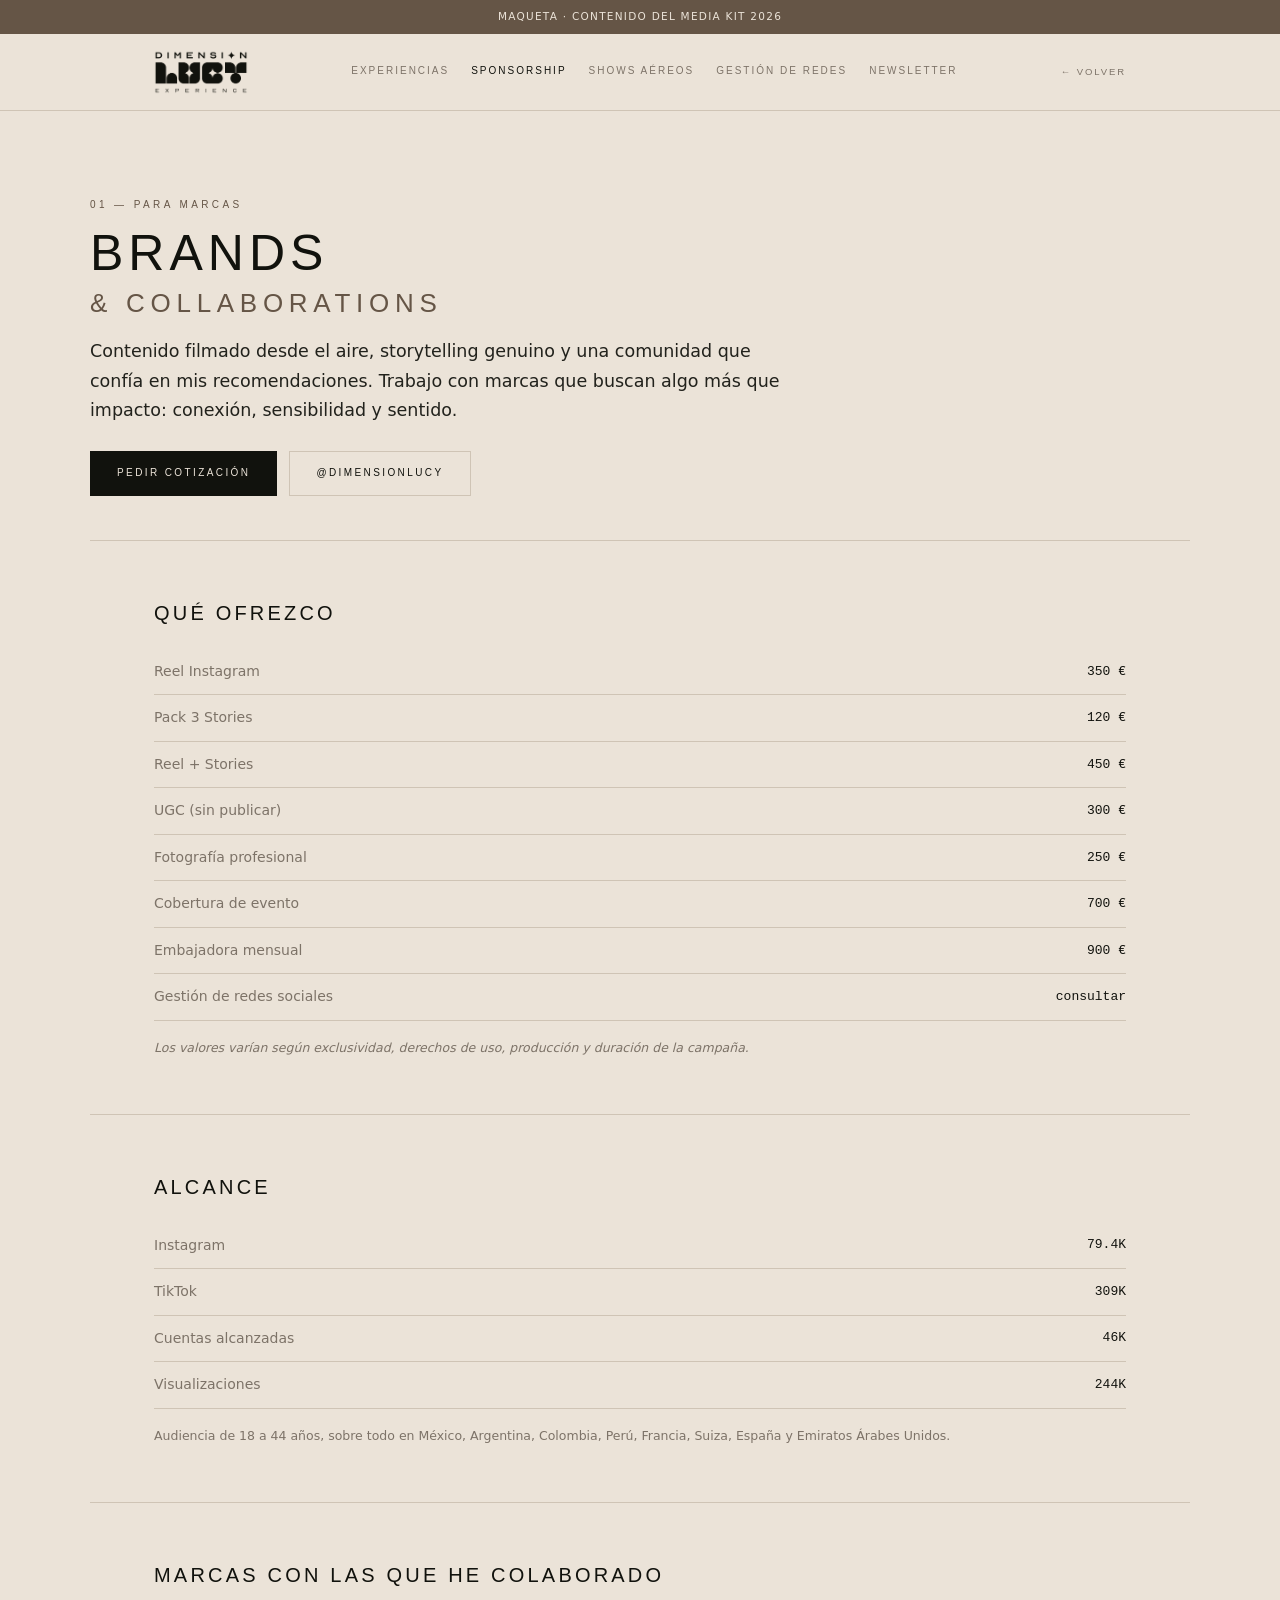
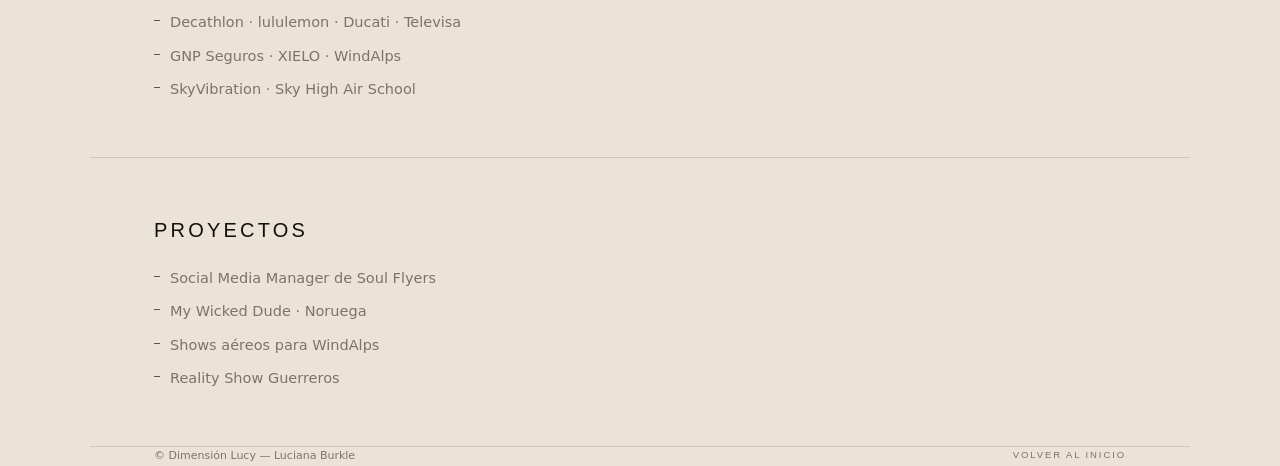
<file: brands.html>
<!DOCTYPE html>
<html lang="es">
<head>
<meta charset="UTF-8">
<meta name="viewport" content="width=device-width, initial-scale=1, viewport-fit=cover">
<title>Brands &amp; Collaborations — Dimensión Lucy</title>
<meta name="description" content="Contenido filmado desde el aire para marcas: reels, UGC, fotografía, cobertura de eventos y embajadurías.">
<link rel="stylesheet" href="categorias.css">
</head>
<body>
<div class="mock">Maqueta · contenido del media kit 2026</div>

<nav class="nav"><div class="navin">
  <a class="brand" href="index.html"><img src="assets/logo.png?v=3" alt="Dimensión Lucy"></a>
  <div class="navlinks">
    <span class="navrow">
      <a href="index.html#experiencias">Experiencias</a>
      <a class="on" href="sponsorship.html">Sponsorship</a>
      <a href="shows.html">Shows aéreos</a>
    </span>
    <span class="navrow">
      <a href="redes.html">Gestión de redes</a>
      <a href="newsletter.html">Newsletter</a>
    </span>
  </div>
  <a class="volver" href="index.html">← Volver</a>
</div></nav>

<header class="hero wrap">
  <div class="kicker">01 — Para marcas</div>
  <h1>Brands<span>&amp; Collaborations</span></h1>
  <p class="lead">Contenido filmado desde el aire, storytelling genuino y una comunidad que confía en mis recomendaciones. Trabajo con marcas que buscan algo más que impacto: conexión, sensibilidad y sentido.</p>
  <div class="acciones">
    <a class="btn" href="mailto:luciana.burkle@gmail.com?subject=Colaboraci%C3%B3n">Pedir cotización</a>
    <a class="btn ghost" href="https://instagram.com/dimensionlucy" target="_blank" rel="noopener">@dimensionlucy</a>
  </div>
</header>

<section class="wrap">
  <h2>Qué ofrezco</h2>
  <table class="tarifas">
    <tr><td>Reel Instagram</td><td>350 €</td></tr>
    <tr><td>Pack 3 Stories</td><td>120 €</td></tr>
    <tr><td>Reel + Stories</td><td>450 €</td></tr>
    <tr><td>UGC (sin publicar)</td><td>300 €</td></tr>
    <tr><td>Fotografía profesional</td><td>250 €</td></tr>
    <tr><td>Cobertura de evento</td><td>700 €</td></tr>
    <tr><td>Embajadora mensual</td><td>900 €</td></tr>
    <tr><td>Gestión de redes sociales</td><td>consultar</td></tr>
  </table>
  <p style="margin-top:16px;font-size:12.5px;font-style:italic">Los valores varían según exclusividad, derechos de uso, producción y duración de la campaña.</p>
</section>

<section class="wrap">
  <h2>Alcance</h2>
  <table class="tarifas">
    <tr><td>Instagram</td><td>79.4K</td></tr>
    <tr><td>TikTok</td><td>309K</td></tr>
    <tr><td>Cuentas alcanzadas</td><td>46K</td></tr>
    <tr><td>Visualizaciones</td><td>244K</td></tr>
  </table>
  <p style="margin-top:16px;font-size:12.5px">Audiencia de 18 a 44 años, sobre todo en México, Argentina, Colombia, Perú, Francia, Suiza, España y Emiratos Árabes Unidos.</p>
</section>

<section class="wrap">
  <h2>Marcas con las que he colaborado</h2>
  <ul class="lista">
    <li>Decathlon · lululemon · Ducati · Televisa</li>
    <li>GNP Seguros · XIELO · WindAlps</li>
    <li>SkyVibration · Sky High Air School</li>
  </ul>
</section>

<section class="wrap">
  <h2>Proyectos</h2>
  <ul class="lista">
    <li>Social Media Manager de Soul Flyers</li>
    <li>My Wicked Dude · Noruega</li>
    <li>Shows aéreos para WindAlps</li>
    <li>Reality Show Guerreros</li>
  </ul>
</section>

<footer class="wrap">
  <span>© Dimensión Lucy — Luciana Burkle</span>
  <a class="volver" href="index.html">Volver al inicio</a>
</footer>
</body>
</html>
</file>
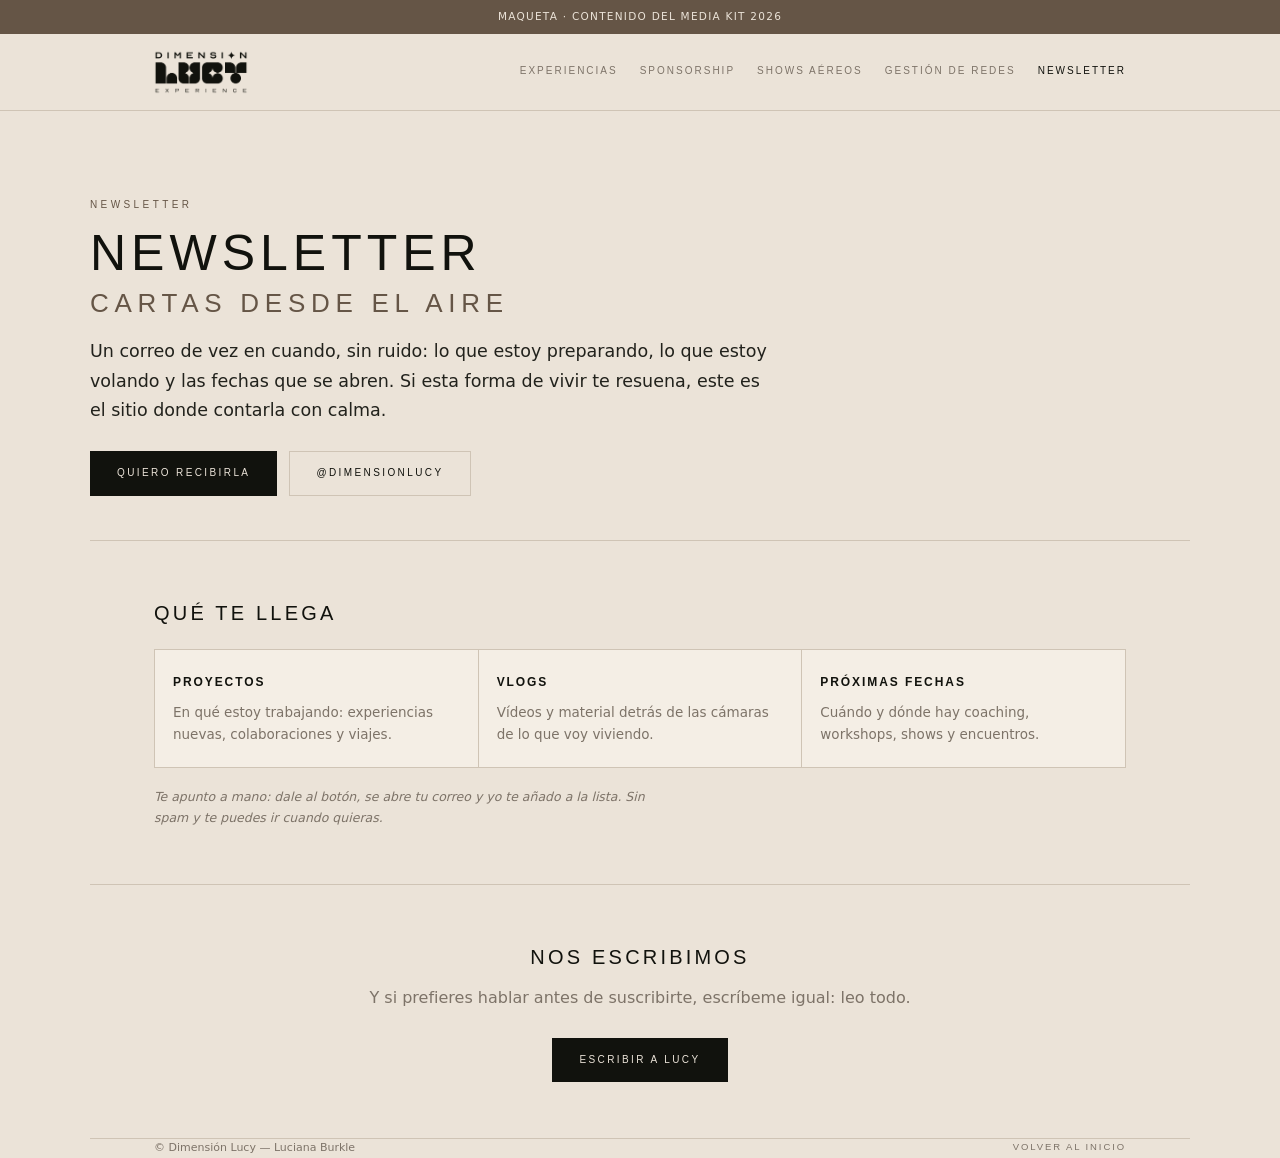
<file: newsletter.html>
<!DOCTYPE html>
<html lang="es">
<head>
<meta charset="UTF-8">
<meta name="viewport" content="width=device-width, initial-scale=1, viewport-fit=cover">
<title>Newsletter — Dimensión Lucy</title>
<meta name="description" content="Newsletter de Dimensión Lucy: proyectos, vlogs y próximas fechas, sin ruido y de vez en cuando.">
<link rel="icon" href="assets/lu.jpg">
<link rel="stylesheet" href="categorias.css">
</head>
<body>
<div class="mock">Maqueta · contenido del media kit 2026</div>

<nav class="nav"><div class="navin">
  <a class="brand" href="index.html"><img src="assets/logo.png?v=3" alt="Dimensión Lucy"></a>
  <div class="navlinks">
    <span class="navrow">
      <a href="index.html#experiencias">Experiencias</a>
      <a href="sponsorship.html">Sponsorship</a>
      <a href="shows.html">Shows aéreos</a>
    </span>
    <span class="navrow">
      <a href="redes.html">Gestión de redes</a>
      <a class="on" href="newsletter.html">Newsletter</a>
    </span>
  </div>
</div></nav>

<header class="hero wrap">
  <div class="kicker">Newsletter</div>
  <h1>Newsletter<span>Cartas desde el aire</span></h1>
  <p class="lead">Un correo de vez en cuando, sin ruido: lo que estoy preparando, lo que estoy volando y las fechas que se abren. Si esta forma de vivir te resuena, este es el sitio donde contarla con calma.</p>
  <div class="acciones">
    <a class="btn" href="mailto:luciana.burkle@gmail.com?subject=Newsletter%20%E2%80%94%20quiero%20suscribirme&amp;body=Hola%20Lucy%2C%20quiero%20recibir%20la%20newsletter.%0A%0ANombre%3A%0AEmail%3A%0ACiudad%3A">Quiero recibirla</a>
    <a class="btn ghost" href="https://instagram.com/dimensionlucy" target="_blank" rel="noopener">@dimensionlucy</a>
  </div>
</header>

<section class="wrap">
  <h2>Qué te llega</h2>
  <div class="cards">
    <div class="c">
      <h3>Proyectos</h3>
      <p>En qué estoy trabajando: experiencias nuevas, colaboraciones y viajes.</p>
    </div>
    <div class="c">
      <h3>Vlogs</h3>
      <p>Vídeos y material detrás de las cámaras de lo que voy viviendo.</p>
    </div>
    <div class="c">
      <h3>Próximas fechas</h3>
      <p>Cuándo y dónde hay coaching, workshops, shows y encuentros.</p>
    </div>
  </div>
  <p class="nota">Te apunto a mano: dale al botón, se abre tu correo y yo te añado a la lista. Sin spam y te puedes ir cuando quieras.</p>
</section>

<section class="cierre wrap">
  <h2>Nos escribimos</h2>
  <p>Y si prefieres hablar antes de suscribirte, escríbeme igual: leo todo.</p>
  <div class="acciones">
    <a class="btn" href="mailto:luciana.burkle@gmail.com?subject=Newsletter">Escribir a Lucy</a>
  </div>
</section>

<footer class="wrap">
  <span>© Dimensión Lucy — Luciana Burkle</span>
  <a class="volver" href="index.html">Volver al inicio</a>
</footer>
</body>
</html>
</file>
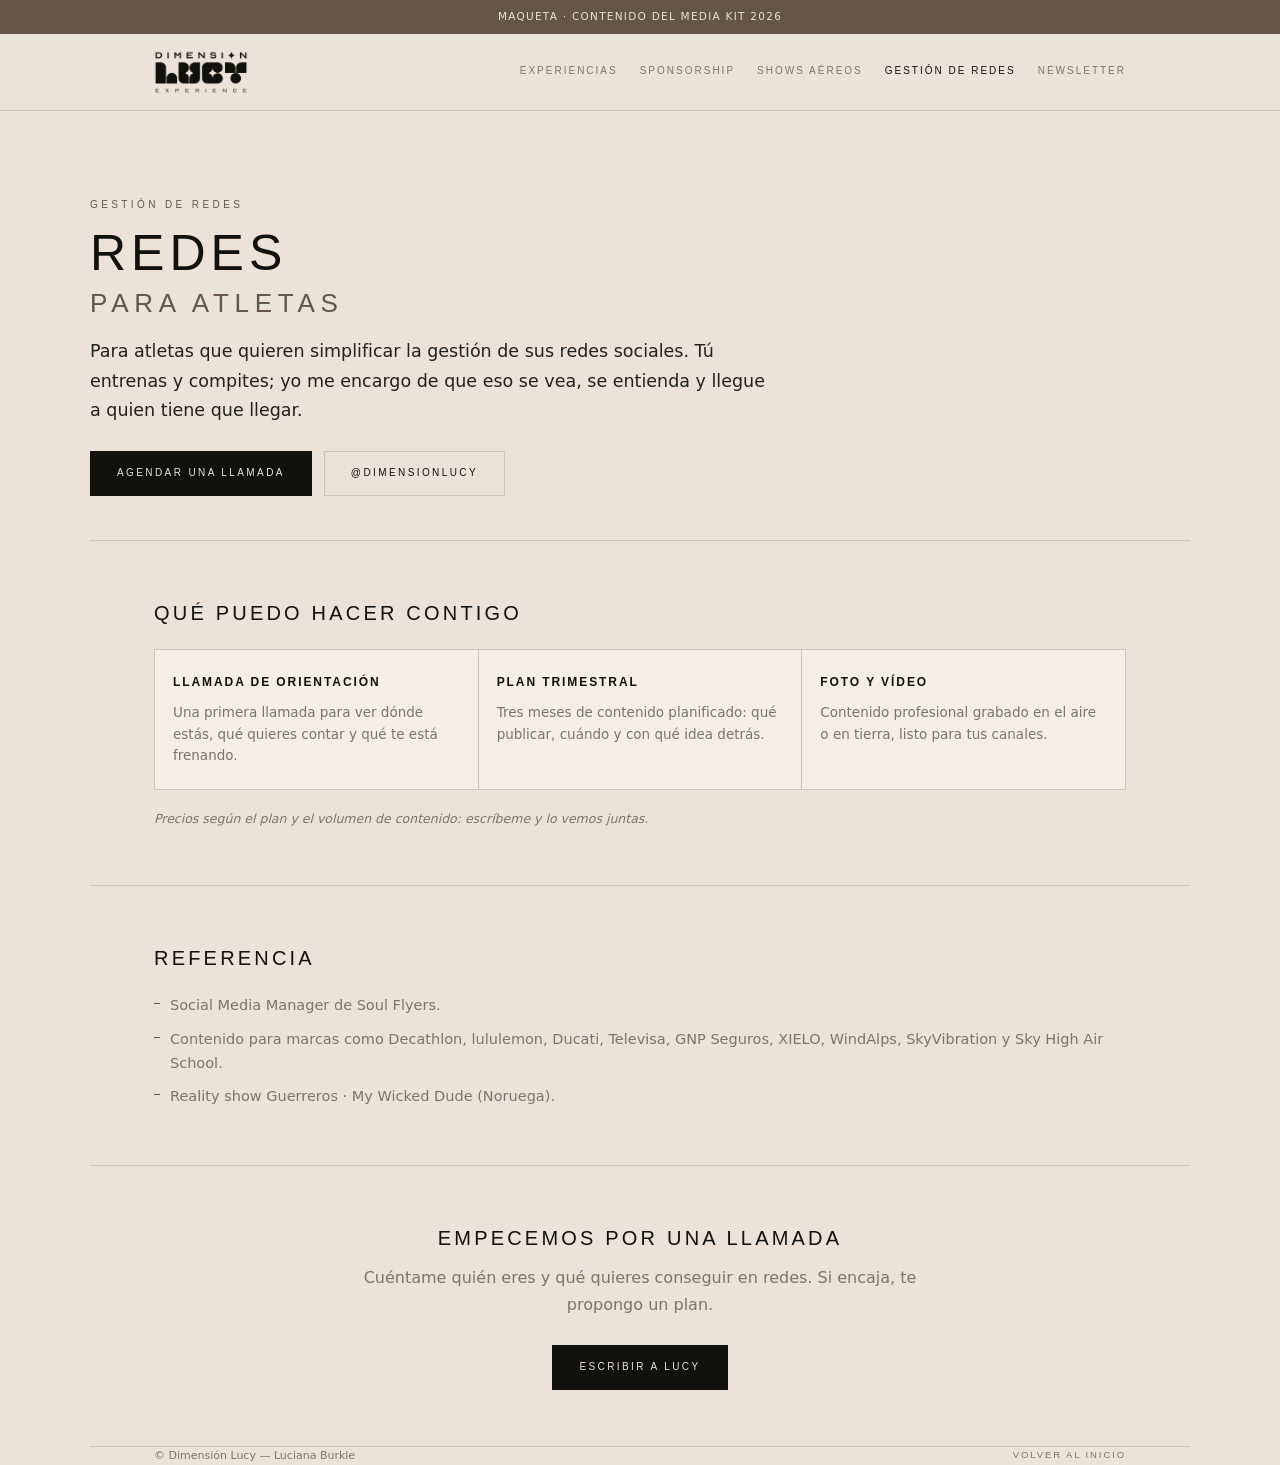
<file: redes.html>
<!DOCTYPE html>
<html lang="es">
<head>
<meta charset="UTF-8">
<meta name="viewport" content="width=device-width, initial-scale=1, viewport-fit=cover">
<title>Gestión de redes sociales — Dimensión Lucy</title>
<meta name="description" content="Gestión de redes sociales para atletas: llamada de orientación, plan trimestral de contenido y producción de foto y vídeo profesional.">
<link rel="icon" href="assets/lu.jpg">
<link rel="stylesheet" href="categorias.css">
</head>
<body>
<div class="mock">Maqueta · contenido del media kit 2026</div>

<nav class="nav"><div class="navin">
  <a class="brand" href="index.html"><img src="assets/logo.png?v=3" alt="Dimensión Lucy"></a>
  <div class="navlinks">
    <span class="navrow">
      <a href="index.html#experiencias">Experiencias</a>
      <a href="sponsorship.html">Sponsorship</a>
      <a href="shows.html">Shows aéreos</a>
    </span>
    <span class="navrow">
      <a class="on" href="redes.html">Gestión de redes</a>
      <a href="newsletter.html">Newsletter</a>
    </span>
  </div>
</div></nav>

<header class="hero wrap">
  <div class="kicker">Gestión de redes</div>
  <h1>Redes<span>para atletas</span></h1>
  <p class="lead">Para atletas que quieren simplificar la gestión de sus redes sociales. Tú entrenas y compites; yo me encargo de que eso se vea, se entienda y llegue a quien tiene que llegar.</p>
  <div class="acciones">
    <a class="btn" href="mailto:luciana.burkle@gmail.com?subject=Gesti%C3%B3n%20de%20redes%20%E2%80%94%20llamada%20de%20orientaci%C3%B3n">Agendar una llamada</a>
    <a class="btn ghost" href="https://instagram.com/dimensionlucy" target="_blank" rel="noopener">@dimensionlucy</a>
  </div>
</header>

<section class="wrap">
  <h2>Qué puedo hacer contigo</h2>
  <div class="cards">
    <div class="c">
      <h3>Llamada de orientación</h3>
      <p>Una primera llamada para ver dónde estás, qué quieres contar y qué te está frenando.</p>
    </div>
    <div class="c">
      <h3>Plan trimestral</h3>
      <p>Tres meses de contenido planificado: qué publicar, cuándo y con qué idea detrás.</p>
    </div>
    <div class="c">
      <h3>Foto y vídeo</h3>
      <p>Contenido profesional grabado en el aire o en tierra, listo para tus canales.</p>
    </div>
  </div>
  <p class="nota">Precios según el plan y el volumen de contenido: escríbeme y lo vemos juntas.</p>
</section>

<section class="wrap">
  <h2>Referencia</h2>
  <ul class="lista">
    <li>Social Media Manager de Soul Flyers.</li>
    <li>Contenido para marcas como Decathlon, lululemon, Ducati, Televisa, GNP Seguros, XIELO, WindAlps, SkyVibration y Sky High Air School.</li>
    <li>Reality show Guerreros · My Wicked Dude (Noruega).</li>
  </ul>
</section>

<section class="cierre wrap">
  <h2>Empecemos por una llamada</h2>
  <p>Cuéntame quién eres y qué quieres conseguir en redes. Si encaja, te propongo un plan.</p>
  <div class="acciones">
    <a class="btn" href="mailto:luciana.burkle@gmail.com?subject=Gesti%C3%B3n%20de%20redes%20%E2%80%94%20quiero%20hablar">Escribir a Lucy</a>
  </div>
</section>

<footer class="wrap">
  <span>© Dimensión Lucy — Luciana Burkle</span>
  <a class="volver" href="index.html">Volver al inicio</a>
</footer>
</body>
</html>
</file>
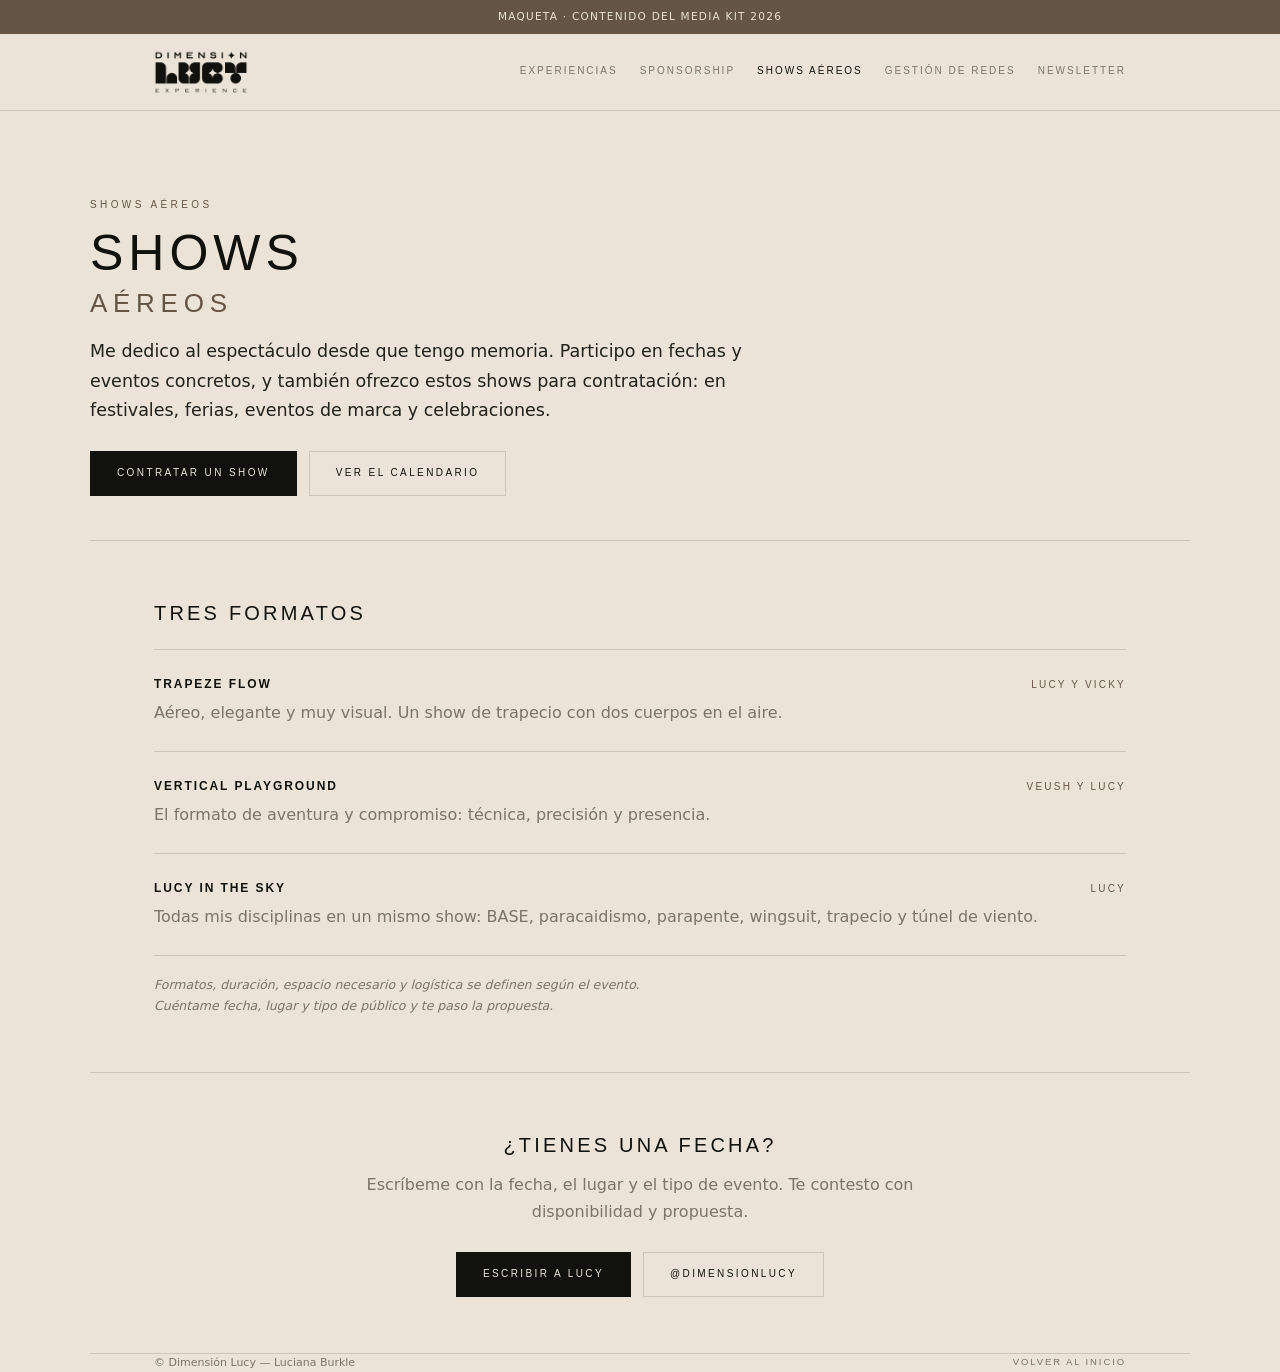
<file: shows.html>
<!DOCTYPE html>
<html lang="es">
<head>
<meta charset="UTF-8">
<meta name="viewport" content="width=device-width, initial-scale=1, viewport-fit=cover">
<title>Shows aéreos — Dimensión Lucy</title>
<meta name="description" content="Shows aéreos para contratación: Trapeze Flow (Lucy y Vicky), Vertical Playground (Veush y Lucy) y Lucy in the Sky — BASE, paracaidismo, parapente, wingsuit, trapecio y túnel de viento.">
<link rel="icon" href="assets/lu.jpg">
<link rel="stylesheet" href="categorias.css">
</head>
<body>
<div class="mock">Maqueta · contenido del media kit 2026</div>

<nav class="nav"><div class="navin">
  <a class="brand" href="index.html"><img src="assets/logo.png?v=3" alt="Dimensión Lucy"></a>
  <div class="navlinks">
    <span class="navrow">
      <a href="index.html#experiencias">Experiencias</a>
      <a href="sponsorship.html">Sponsorship</a>
      <a class="on" href="shows.html">Shows aéreos</a>
    </span>
    <span class="navrow">
      <a href="redes.html">Gestión de redes</a>
      <a href="newsletter.html">Newsletter</a>
    </span>
  </div>
</div></nav>

<header class="hero wrap">
  <div class="kicker">Shows aéreos</div>
  <h1>Shows<span>aéreos</span></h1>
  <p class="lead">Me dedico al espectáculo desde que tengo memoria. Participo en fechas y eventos concretos, y también ofrezco estos shows para contratación: en festivales, ferias, eventos de marca y celebraciones.</p>
  <div class="acciones">
    <a class="btn" href="mailto:luciana.burkle@gmail.com?subject=Shows%20a%C3%A9reos%20%E2%80%94%20contrataci%C3%B3n">Contratar un show</a>
    <a class="btn ghost" href="index.html#calendario">Ver el calendario</a>
  </div>
</header>

<section class="wrap">
  <h2>Tres formatos</h2>

  <div class="showcard">
    <div>
      <h3>Trapeze Flow</h3>
      <p>Aéreo, elegante y muy visual. Un show de trapecio con dos cuerpos en el aire.</p>
    </div>
    <div class="who">Lucy y Vicky</div>
  </div>

  <div class="showcard">
    <div>
      <h3>Vertical Playground</h3>
      <p>El formato de aventura y compromiso: técnica, precisión y presencia.</p>
    </div>
    <div class="who">Veush y Lucy</div>
  </div>

  <div class="showcard">
    <div>
      <h3>Lucy in the Sky</h3>
      <p>Todas mis disciplinas en un mismo show: BASE, paracaidismo, parapente, wingsuit, trapecio y túnel de viento.</p>
    </div>
    <div class="who">Lucy</div>
  </div>

  <p class="nota">Formatos, duración, espacio necesario y logística se definen según el evento. Cuéntame fecha, lugar y tipo de público y te paso la propuesta.</p>
</section>

<section class="cierre wrap">
  <h2>¿Tienes una fecha?</h2>
  <p>Escríbeme con la fecha, el lugar y el tipo de evento. Te contesto con disponibilidad y propuesta.</p>
  <div class="acciones">
    <a class="btn" href="mailto:luciana.burkle@gmail.com?subject=Shows%20a%C3%A9reos%20%E2%80%94%20fecha%20y%20lugar">Escribir a Lucy</a>
    <a class="btn ghost" href="https://instagram.com/dimensionlucy" target="_blank" rel="noopener">@dimensionlucy</a>
  </div>
</section>

<footer class="wrap">
  <span>© Dimensión Lucy — Luciana Burkle</span>
  <a class="volver" href="index.html">Volver al inicio</a>
</footer>
</body>
</html>
</file>
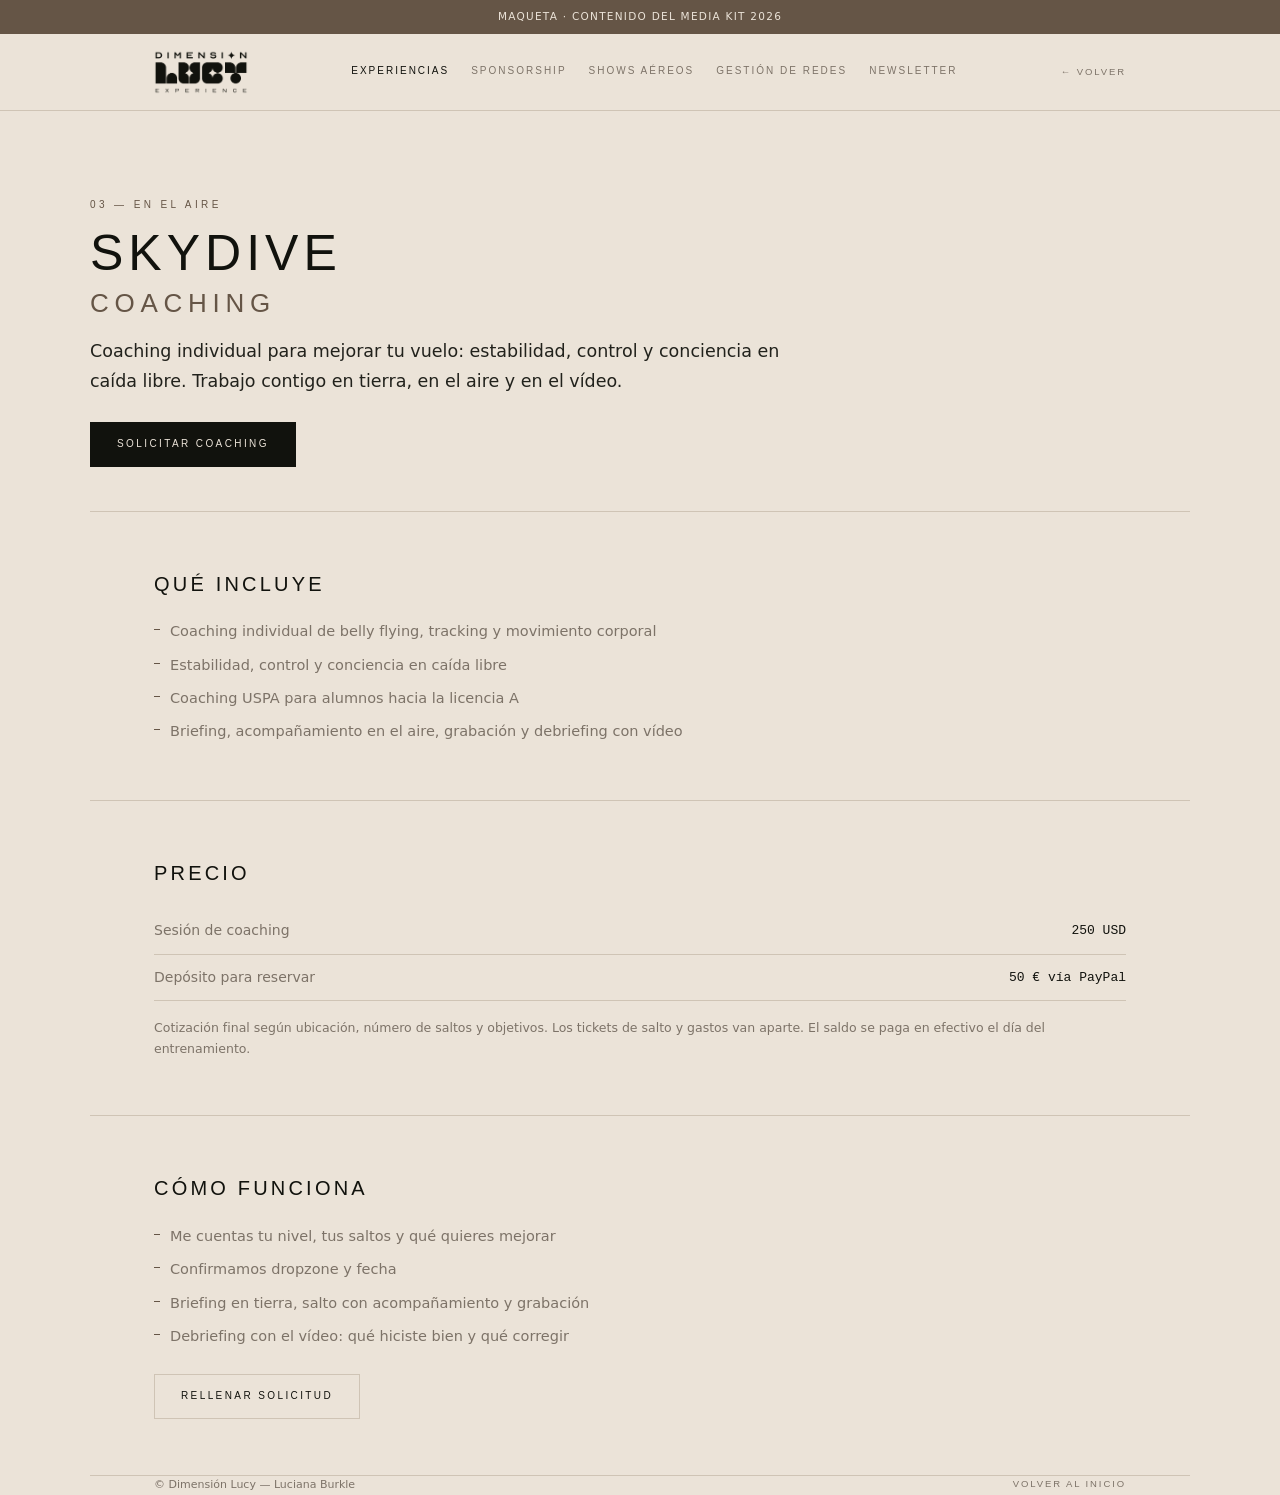
<file: skydive.html>
<!DOCTYPE html>
<html lang="es">
<head>
<meta charset="UTF-8">
<meta name="viewport" content="width=device-width, initial-scale=1, viewport-fit=cover">
<title>Skydive Coaching — Dimensión Lucy</title>
<meta name="description" content="Coaching de paracaidismo: belly flying, tracking, movimiento corporal y acompañamiento hacia la licencia A.">
<link rel="stylesheet" href="categorias.css">
</head>
<body>
<div class="mock">Maqueta · contenido del media kit 2026</div>

<nav class="nav"><div class="navin">
  <a class="brand" href="index.html"><img src="assets/logo.png?v=3" alt="Dimensión Lucy"></a>
  <div class="navlinks">
    <span class="navrow">
      <a class="on" href="index.html#experiencias">Experiencias</a>
      <a href="sponsorship.html">Sponsorship</a>
      <a href="shows.html">Shows aéreos</a>
    </span>
    <span class="navrow">
      <a href="redes.html">Gestión de redes</a>
      <a href="newsletter.html">Newsletter</a>
    </span>
  </div>
  <a class="volver" href="index.html">← Volver</a>
</div></nav>

<header class="hero wrap">
  <div class="kicker">03 — En el aire</div>
  <h1>Skydive<span>Coaching</span></h1>
  <p class="lead">Coaching individual para mejorar tu vuelo: estabilidad, control y conciencia en caída libre. Trabajo contigo en tierra, en el aire y en el vídeo.</p>
  <div class="acciones">
    <a class="btn" href="mailto:luciana.burkle@gmail.com?subject=Skydive%20Coaching">Solicitar coaching</a>
  </div>
</header>

<section class="wrap">
  <h2>Qué incluye</h2>
  <ul class="lista">
    <li>Coaching individual de belly flying, tracking y movimiento corporal</li>
    <li>Estabilidad, control y conciencia en caída libre</li>
    <li>Coaching USPA para alumnos hacia la licencia A</li>
    <li>Briefing, acompañamiento en el aire, grabación y debriefing con vídeo</li>
  </ul>
</section>

<section class="wrap">
  <h2>Precio</h2>
  <table class="tarifas">
    <tr><td>Sesión de coaching</td><td>250 USD</td></tr>
    <tr><td>Depósito para reservar</td><td>50 € vía PayPal</td></tr>
  </table>
  <p style="margin-top:16px;font-size:12.5px">Cotización final según ubicación, número de saltos y objetivos. Los tickets de salto y gastos van aparte. El saldo se paga en efectivo el día del entrenamiento.</p>
</section>

<section class="wrap">
  <h2>Cómo funciona</h2>
  <ul class="lista">
    <li>Me cuentas tu nivel, tus saltos y qué quieres mejorar</li>
    <li>Confirmamos dropzone y fecha</li>
    <li>Briefing en tierra, salto con acompañamiento y grabación</li>
    <li>Debriefing con el vídeo: qué hiciste bien y qué corregir</li>
  </ul>
  <div class="acciones">
    <a class="btn ghost" href="index.html#reservas">Rellenar solicitud</a>
  </div>
</section>

<footer class="wrap">
  <span>© Dimensión Lucy — Luciana Burkle</span>
  <a class="volver" href="index.html">Volver al inicio</a>
</footer>
</body>
</html>
</file>
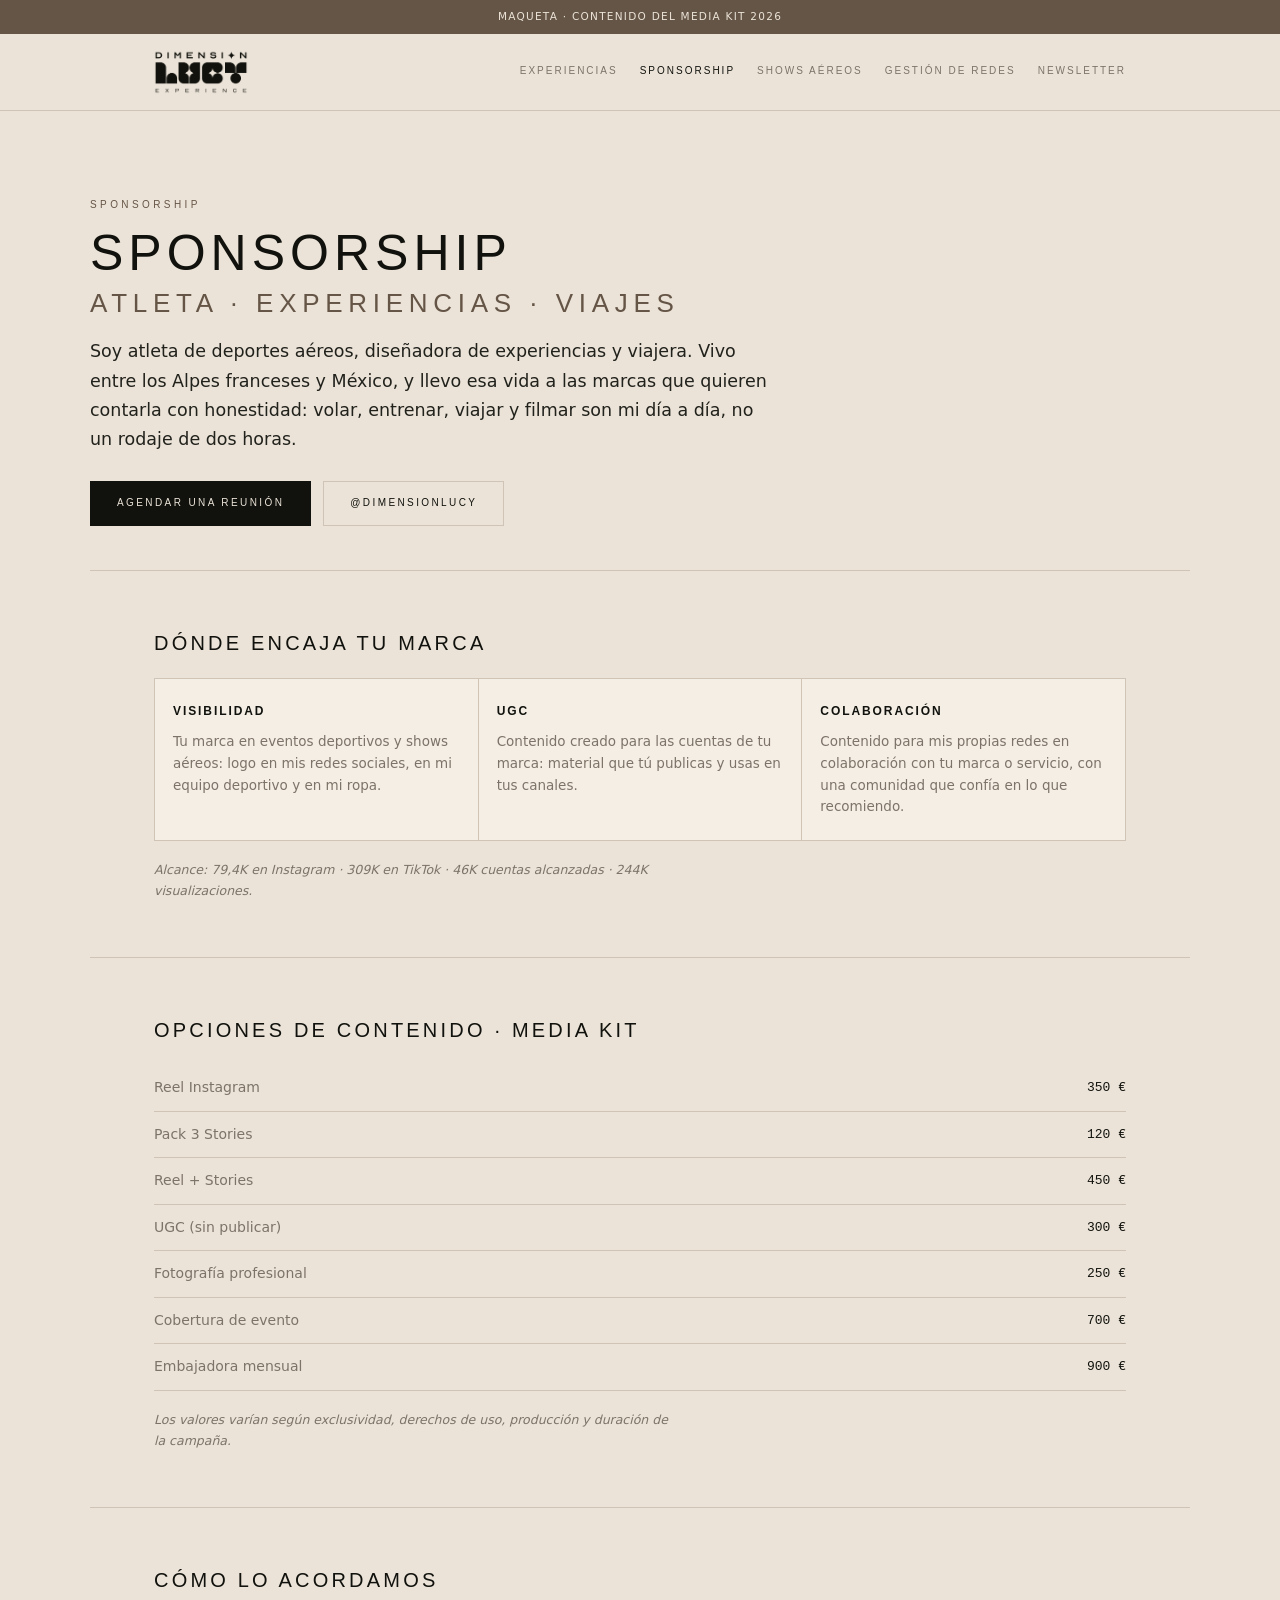
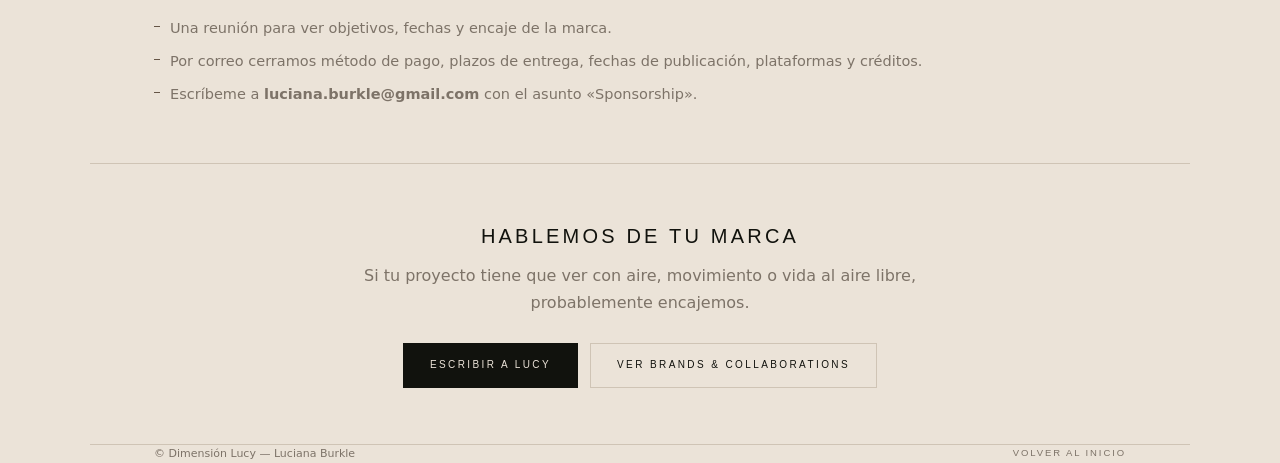
<file: sponsorship.html>
<!DOCTYPE html>
<html lang="es">
<head>
<meta charset="UTF-8">
<meta name="viewport" content="width=device-width, initial-scale=1, viewport-fit=cover">
<title>Sponsorship — Dimensión Lucy</title>
<meta name="description" content="Luciana Burkle — atleta de deportes aéreos, diseñadora de experiencias y viajera. Visibilidad de marca en eventos y shows aéreos, UGC y contenido en colaboración.">
<link rel="icon" href="assets/lu.jpg">
<link rel="stylesheet" href="categorias.css">
</head>
<body>
<div class="mock">Maqueta · contenido del media kit 2026</div>

<nav class="nav"><div class="navin">
  <a class="brand" href="index.html"><img src="assets/logo.png?v=3" alt="Dimensión Lucy"></a>
  <div class="navlinks">
    <span class="navrow">
      <a href="index.html#experiencias">Experiencias</a>
      <a class="on" href="sponsorship.html">Sponsorship</a>
      <a href="shows.html">Shows aéreos</a>
    </span>
    <span class="navrow">
      <a href="redes.html">Gestión de redes</a>
      <a href="newsletter.html">Newsletter</a>
    </span>
  </div>
</div></nav>

<header class="hero wrap">
  <div class="kicker">Sponsorship</div>
  <h1>Sponsorship<span>Atleta · Experiencias · Viajes</span></h1>
  <p class="lead">Soy atleta de deportes aéreos, diseñadora de experiencias y viajera. Vivo entre los Alpes franceses y México, y llevo esa vida a las marcas que quieren contarla con honestidad: volar, entrenar, viajar y filmar son mi día a día, no un rodaje de dos horas.</p>
  <div class="acciones">
    <a class="btn" href="mailto:luciana.burkle@gmail.com?subject=Sponsorship%20%E2%80%94%20agendar%20reuni%C3%B3n">Agendar una reunión</a>
    <a class="btn ghost" href="https://instagram.com/dimensionlucy" target="_blank" rel="noopener">@dimensionlucy</a>
  </div>
</header>

<section class="wrap">
  <h2>Dónde encaja tu marca</h2>
  <div class="cards">
    <div class="c">
      <h3>Visibilidad</h3>
      <p>Tu marca en eventos deportivos y shows aéreos: logo en mis redes sociales, en mi equipo deportivo y en mi ropa.</p>
    </div>
    <div class="c">
      <h3>UGC</h3>
      <p>Contenido creado para las cuentas de tu marca: material que tú publicas y usas en tus canales.</p>
    </div>
    <div class="c">
      <h3>Colaboración</h3>
      <p>Contenido para mis propias redes en colaboración con tu marca o servicio, con una comunidad que confía en lo que recomiendo.</p>
    </div>
  </div>
  <p class="nota">Alcance: 79,4K en Instagram · 309K en TikTok · 46K cuentas alcanzadas · 244K visualizaciones.</p>
</section>

<section class="wrap">
  <h2>Opciones de contenido · media kit</h2>
  <table class="tarifas">
    <tr><td>Reel Instagram</td><td>350 €</td></tr>
    <tr><td>Pack 3 Stories</td><td>120 €</td></tr>
    <tr><td>Reel + Stories</td><td>450 €</td></tr>
    <tr><td>UGC (sin publicar)</td><td>300 €</td></tr>
    <tr><td>Fotografía profesional</td><td>250 €</td></tr>
    <tr><td>Cobertura de evento</td><td>700 €</td></tr>
    <tr><td>Embajadora mensual</td><td>900 €</td></tr>
  </table>
  <p class="nota">Los valores varían según exclusividad, derechos de uso, producción y duración de la campaña.</p>
</section>

<section class="wrap">
  <h2>Cómo lo acordamos</h2>
  <ul class="lista">
    <li>Una reunión para ver objetivos, fechas y encaje de la marca.</li>
    <li>Por correo cerramos método de pago, plazos de entrega, fechas de publicación, plataformas y créditos.</li>
    <li>Escríbeme a <b>luciana.burkle@gmail.com</b> con el asunto «Sponsorship».</li>
  </ul>
</section>

<section class="cierre wrap">
  <h2>Hablemos de tu marca</h2>
  <p>Si tu proyecto tiene que ver con aire, movimiento o vida al aire libre, probablemente encajemos.</p>
  <div class="acciones">
    <a class="btn" href="mailto:luciana.burkle@gmail.com?subject=Sponsorship%20%E2%80%94%20colaboraci%C3%B3n">Escribir a Lucy</a>
    <a class="btn ghost" href="brands.html">Ver Brands &amp; Collaborations</a>
  </div>
</section>

<footer class="wrap">
  <span>© Dimensión Lucy — Luciana Burkle</span>
  <a class="volver" href="index.html">Volver al inicio</a>
</footer>
</body>
</html>
</file>
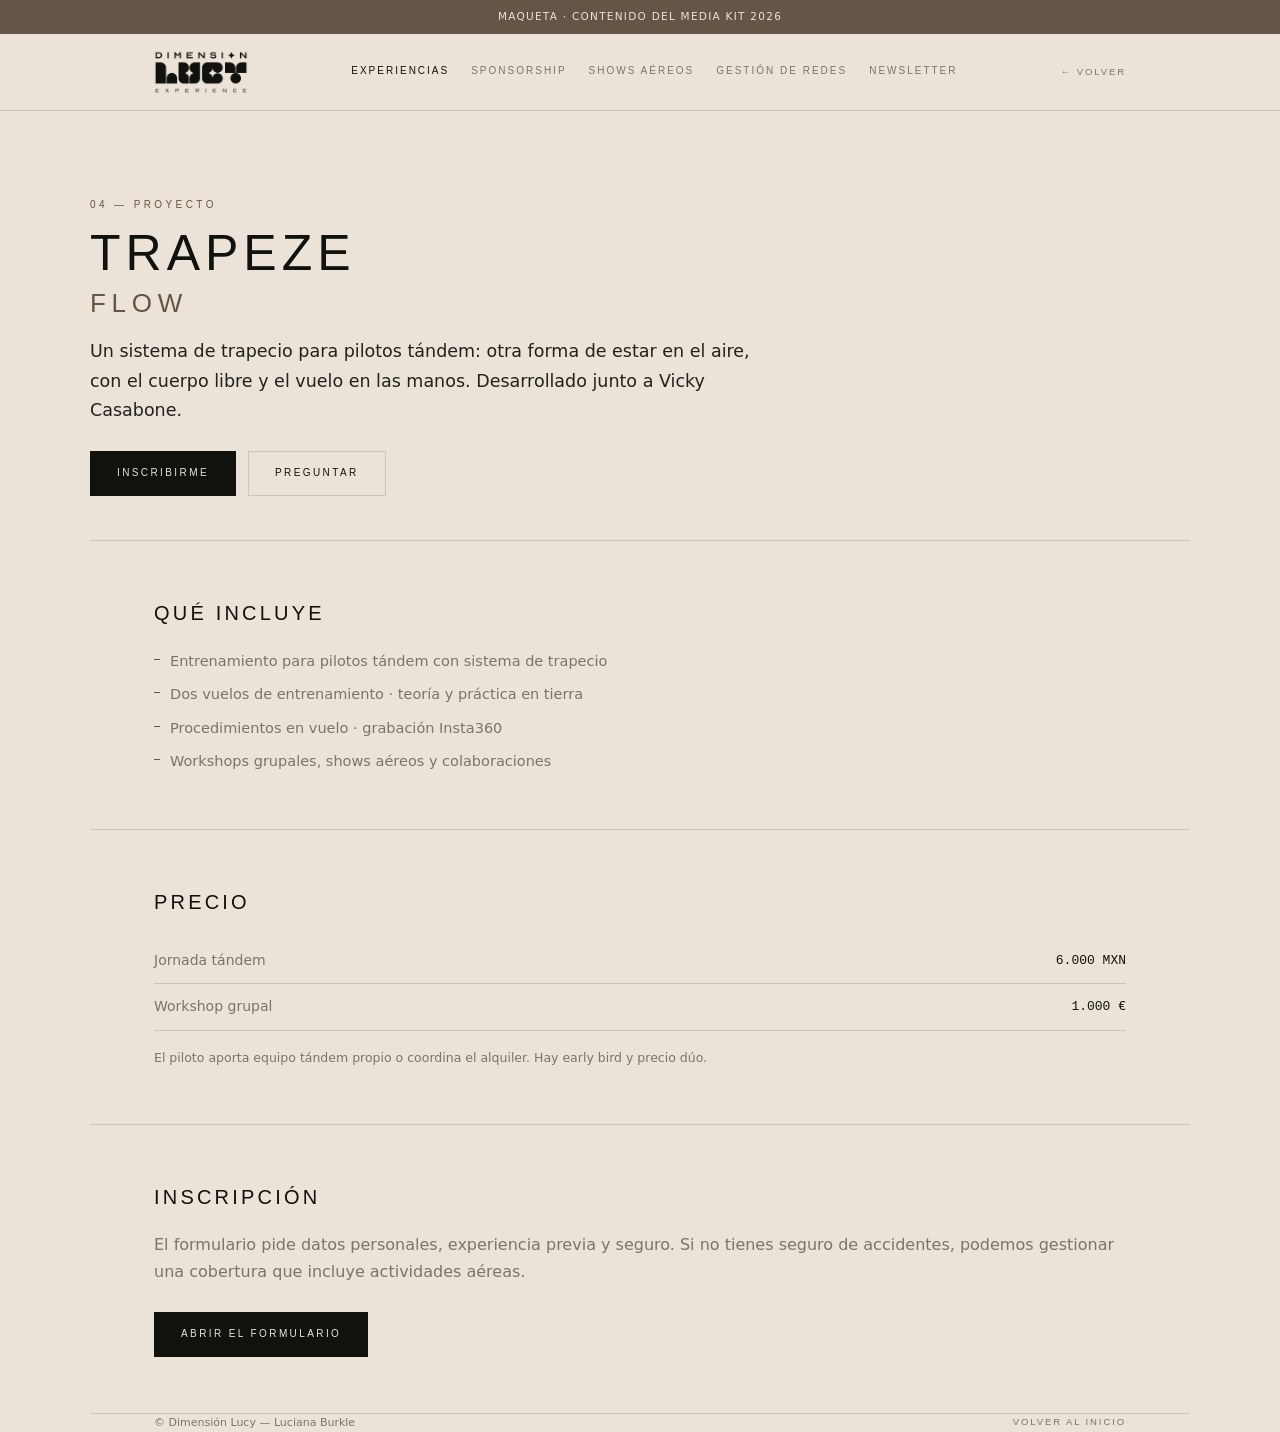
<file: trapeze.html>
<!DOCTYPE html>
<html lang="es">
<head>
<meta charset="UTF-8">
<meta name="viewport" content="width=device-width, initial-scale=1, viewport-fit=cover">
<title>Trapeze Flow — Dimensión Lucy</title>
<meta name="description" content="Trapeze Flow Experience: entrenamiento para pilotos tándem con sistema de trapecio, workshops y shows aéreos.">
<link rel="stylesheet" href="categorias.css">
</head>
<body>
<div class="mock">Maqueta · contenido del media kit 2026</div>

<nav class="nav"><div class="navin">
  <a class="brand" href="index.html"><img src="assets/logo.png?v=3" alt="Dimensión Lucy"></a>
  <div class="navlinks">
    <span class="navrow">
      <a class="on" href="index.html#experiencias">Experiencias</a>
      <a href="sponsorship.html">Sponsorship</a>
      <a href="shows.html">Shows aéreos</a>
    </span>
    <span class="navrow">
      <a href="redes.html">Gestión de redes</a>
      <a href="newsletter.html">Newsletter</a>
    </span>
  </div>
  <a class="volver" href="index.html">← Volver</a>
</div></nav>

<header class="hero wrap">
  <div class="kicker">04 — Proyecto</div>
  <h1>Trapeze<span>Flow</span></h1>
  <p class="lead">Un sistema de trapecio para pilotos tándem: otra forma de estar en el aire, con el cuerpo libre y el vuelo en las manos. Desarrollado junto a Vicky Casabone.</p>
  <div class="acciones">
    <a class="btn" href="index.html#trapeze">Inscribirme</a>
    <a class="btn ghost" href="mailto:luciana.burkle@gmail.com?subject=Trapeze%20Flow">Preguntar</a>
  </div>
</header>

<section class="wrap">
  <h2>Qué incluye</h2>
  <ul class="lista">
    <li>Entrenamiento para pilotos tándem con sistema de trapecio</li>
    <li>Dos vuelos de entrenamiento · teoría y práctica en tierra</li>
    <li>Procedimientos en vuelo · grabación Insta360</li>
    <li>Workshops grupales, shows aéreos y colaboraciones</li>
  </ul>
</section>

<section class="wrap">
  <h2>Precio</h2>
  <table class="tarifas">
    <tr><td>Jornada tándem</td><td>6.000 MXN</td></tr>
    <tr><td>Workshop grupal</td><td>1.000 €</td></tr>
  </table>
  <p style="margin-top:16px;font-size:12.5px">El piloto aporta equipo tándem propio o coordina el alquiler. Hay early bird y precio dúo.</p>
</section>

<section class="wrap">
  <h2>Inscripción</h2>
  <p>El formulario pide datos personales, experiencia previa y seguro. Si no tienes seguro de accidentes, podemos gestionar una cobertura que incluye actividades aéreas.</p>
  <div class="acciones">
    <a class="btn" href="index.html#trapeze">Abrir el formulario</a>
  </div>
</section>

<footer class="wrap">
  <span>© Dimensión Lucy — Luciana Burkle</span>
  <a class="volver" href="index.html">Volver al inicio</a>
</footer>
</body>
</html>
</file>
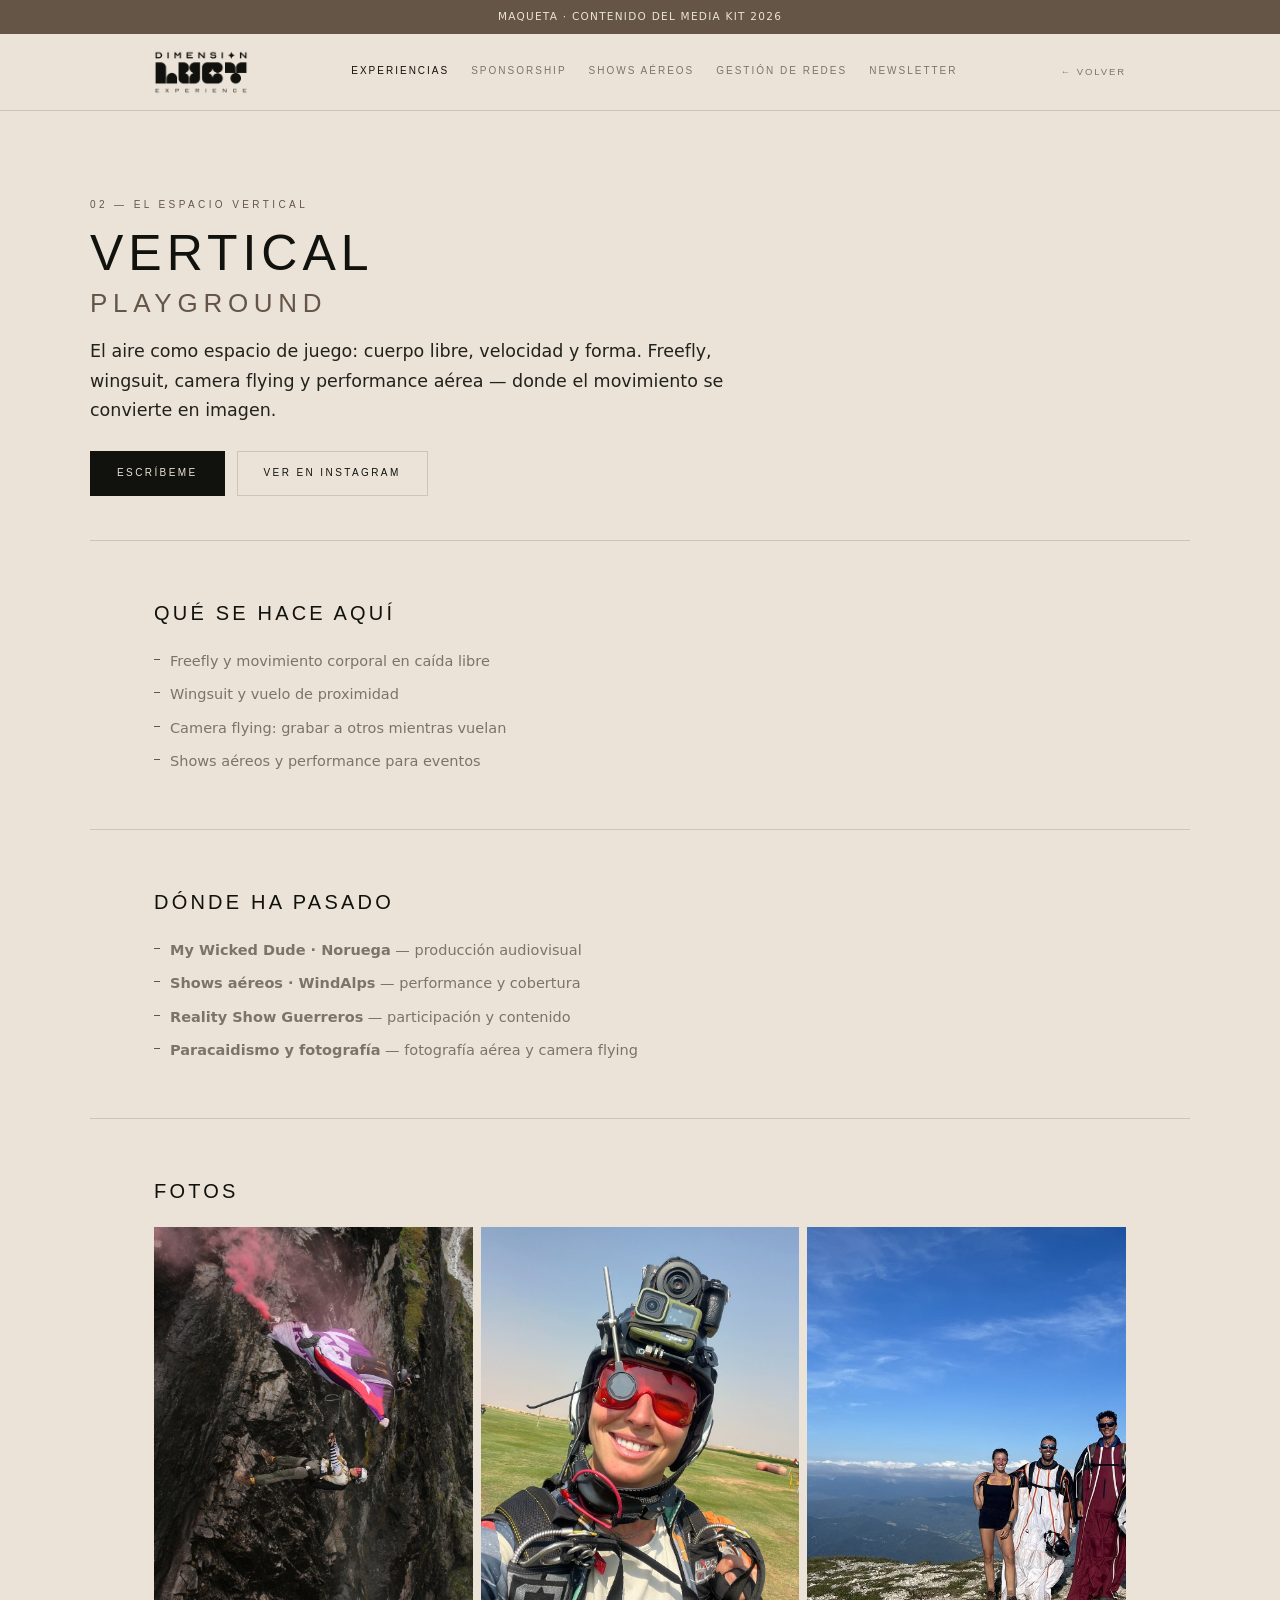
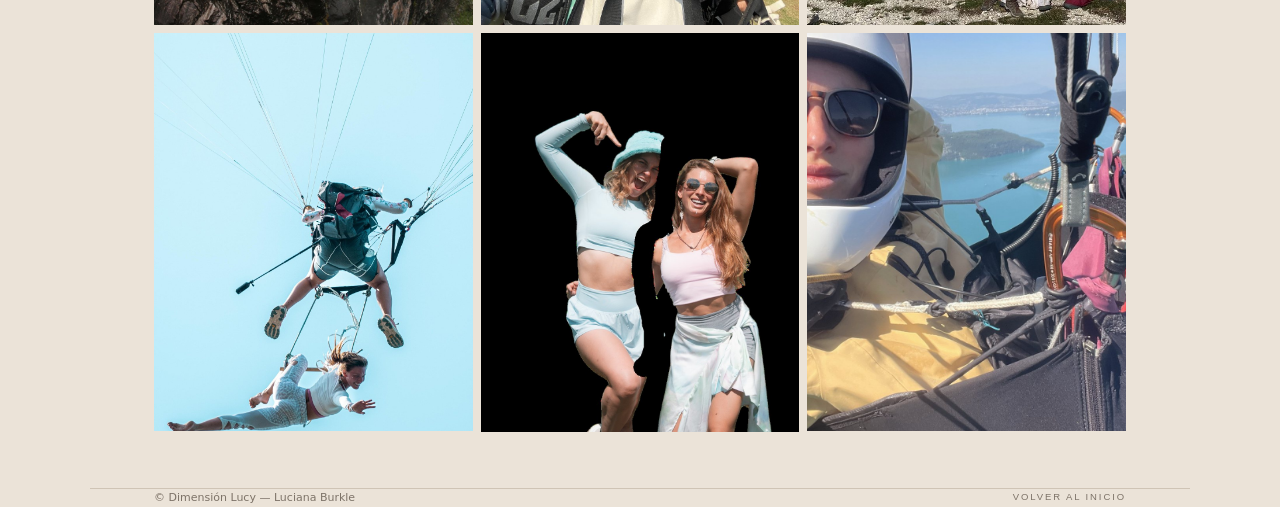
<file: vertical.html>
<!DOCTYPE html>
<html lang="es">
<head>
<meta charset="UTF-8">
<meta name="viewport" content="width=device-width, initial-scale=1, viewport-fit=cover">
<title>Vertical Playground — Dimensión Lucy</title>
<meta name="description" content="Vertical Playground: el espacio vertical de Dimensión Lucy — freefly, wingsuit, camera flying y shows aéreos.">
<link rel="stylesheet" href="categorias.css">
</head>
<body>
<!-- PENDIENTE: confirmar con Lucy la definición exacta de "Vertical Playground" -->
<div class="mock">Maqueta · contenido del media kit 2026</div>

<nav class="nav"><div class="navin">
  <a class="brand" href="index.html"><img src="assets/logo.png?v=3" alt="Dimensión Lucy"></a>
  <div class="navlinks">
    <span class="navrow">
      <a class="on" href="index.html#experiencias">Experiencias</a>
      <a href="sponsorship.html">Sponsorship</a>
      <a href="shows.html">Shows aéreos</a>
    </span>
    <span class="navrow">
      <a href="redes.html">Gestión de redes</a>
      <a href="newsletter.html">Newsletter</a>
    </span>
  </div>
  <a class="volver" href="index.html">← Volver</a>
</div></nav>

<header class="hero wrap">
  <div class="kicker">02 — El espacio vertical</div>
  <h1>Vertical<span>Playground</span></h1>
  <p class="lead">El aire como espacio de juego: cuerpo libre, velocidad y forma. Freefly, wingsuit, camera flying y performance aérea — donde el movimiento se convierte en imagen.</p>
  <div class="acciones">
    <a class="btn" href="mailto:luciana.burkle@gmail.com?subject=Vertical%20Playground">Escríbeme</a>
    <a class="btn ghost" href="https://instagram.com/dimensionlucy" target="_blank" rel="noopener">Ver en Instagram</a>
  </div>
</header>

<section class="wrap">
  <h2>Qué se hace aquí</h2>
  <ul class="lista">
    <li>Freefly y movimiento corporal en caída libre</li>
    <li>Wingsuit y vuelo de proximidad</li>
    <li>Camera flying: grabar a otros mientras vuelan</li>
    <li>Shows aéreos y performance para eventos</li>
  </ul>
</section>

<section class="wrap">
  <h2>Dónde ha pasado</h2>
  <ul class="lista">
    <li><b>My Wicked Dude · Noruega</b> — producción audiovisual</li>
    <li><b>Shows aéreos · WindAlps</b> — performance y cobertura</li>
    <li><b>Reality Show Guerreros</b> — participación y contenido</li>
    <li><b>Paracaidismo y fotografía</b> — fotografía aérea y camera flying</li>
  </ul>
</section>

<section class="wrap">
  <h2>Fotos</h2>
  <div class="fotos">
    <figure><img src="assets/pr2.jpg" alt=""></figure>
    <figure><img src="assets/pr5.jpg" alt=""></figure>
    <figure><img src="assets/pr6.jpg" alt=""></figure>
    <figure><img src="assets/pr1.jpg" alt=""></figure>
    <figure><img src="assets/cierre.jpg" alt=""></figure>
    <figure><img src="assets/hero.jpg" alt=""></figure>
  </div>
</section>

<footer class="wrap">
  <span>© Dimensión Lucy — Luciana Burkle</span>
  <a class="volver" href="index.html">Volver al inicio</a>
</footer>
</body>
</html>
</file>
<file: categorias.css>
/* ===== Dimensión Lucy · páginas de categoría ===== */
*{margin:0;padding:0;box-sizing:border-box;-webkit-tap-highlight-color:transparent}
:root{--bg:#ebe3d8;--fg:#11120d;--mut:#7d7368;--ink:#655546;--line:#cfc4b5;--card:#f4eee5;--soft:#efe8dd;
  --pad:clamp(20px,5vw,76px);--max:1100px;
  --disp:'Futura','Avenir Next','Jost','Century Gothic',-apple-system,sans-serif;
  --sans:'Roboto',-apple-system,'Segoe UI',system-ui,sans-serif;
  --mono:'SF Mono',ui-monospace,Menlo,monospace}
body{background:var(--bg);color:var(--fg);font-family:var(--sans);line-height:1.68;
  -webkit-font-smoothing:antialiased}
img{display:block;max-width:100%}
a{color:inherit;text-decoration:none}
.wrap{max-width:var(--max);margin:0 auto;padding:0 var(--pad)}
.mock{background:var(--ink);color:#ebe3d8;font-size:10.5px;letter-spacing:.12em;text-align:center;
  padding:8px 12px;text-transform:uppercase}
.nav{border-bottom:1px solid var(--line);background:var(--bg);position:sticky;top:0;z-index:20}
.navin{max-width:var(--max);margin:0 auto;padding:14px var(--pad);display:flex;align-items:center;
  justify-content:space-between;gap:16px}
.brand img{height:34px;width:auto}
.volver{font-family:var(--disp);font-size:9.5px;letter-spacing:.2em;text-transform:uppercase;color:var(--mut)}
.volver:hover{color:var(--fg)}
header.hero{padding:clamp(44px,7vw,86px) 0 clamp(26px,4vw,44px)}
.kicker{font-family:var(--disp);font-size:10px;letter-spacing:.34em;text-transform:uppercase;color:var(--ink);
  margin-bottom:14px}
h1{font-family:var(--disp);font-weight:400;text-transform:uppercase;letter-spacing:.1em;
  font-size:clamp(26px,4.6vw,50px);line-height:1.05}
h1 span{display:block;color:var(--ink);font-size:.52em;letter-spacing:.22em;margin-top:10px}
.lead{font-size:clamp(15px,1.7vw,17.5px);color:var(--fg);opacity:.92;max-width:62ch;margin-top:20px;
  font-weight:300}
section{padding:clamp(30px,5vw,56px) 0;border-top:1px solid var(--line)}
section.wrap{padding:clamp(30px,5vw,56px) var(--pad)}
.navin{max-width:var(--max);margin:0 auto;padding:16px var(--pad);display:flex;align-items:center;
  justify-content:space-between;gap:16px;flex-wrap:wrap}
.brand img{height:44px;width:auto}
.navlinks{display:flex;flex-direction:column;order:3;width:100%;gap:9px;
  padding-top:12px;border-top:1px solid var(--line);font-family:var(--disp);font-size:9.5px;
  letter-spacing:.16em;text-transform:uppercase;color:var(--mut)}
.navrow{display:flex;flex-wrap:wrap;justify-content:center;gap:8px 16px}
.navrow a{flex:0 0 auto}
.navlinks a:hover,.navlinks a.on{color:var(--fg)}
@media(max-width:359px){.navlinks{font-size:8.5px;letter-spacing:.12em}
  .navrow{gap:6px 10px}}
@media(min-width:980px){.navlinks{order:0;width:auto;flex-direction:row;gap:22px;padding-top:0;
  border-top:none;font-size:10px;letter-spacing:.2em}
  .navrow{flex-wrap:nowrap;gap:22px}}
h2{font-family:var(--disp);font-size:clamp(15px,2vw,20px);letter-spacing:.16em;text-transform:uppercase;
  margin-bottom:18px;font-weight:500}
h3{font-family:var(--disp);font-size:12px;letter-spacing:.16em;text-transform:uppercase;margin-bottom:6px}
p{color:var(--mut);font-weight:300}
ul.lista{list-style:none;display:flex;flex-direction:column;gap:9px}
ul.lista li{padding-left:16px;position:relative;color:var(--mut);font-size:14.5px;font-weight:300}
ul.lista li:before{content:'';position:absolute;left:0;top:10px;width:6px;height:1px;background:var(--ink)}
.tarifas{width:100%;border-collapse:collapse;font-size:14px}
.tarifas td{padding:11px 0;border-bottom:1px solid var(--line);color:var(--mut);font-weight:300}
.tarifas td:last-child{text-align:right;font-family:var(--mono);font-size:13px;color:var(--fg);
  white-space:nowrap}
.btn{display:inline-flex;align-items:center;justify-content:center;border:1px solid var(--fg);
  background:var(--fg);color:var(--bg);padding:13px 26px;font-family:var(--disp);font-size:10px;
  letter-spacing:.24em;text-transform:uppercase;cursor:pointer}
.btn.ghost{background:transparent;color:var(--fg);border-color:var(--line)}
.btn.ghost:hover{border-color:var(--fg)}
.acciones{display:flex;gap:12px;flex-wrap:wrap;margin-top:26px}
.fotos{display:grid;grid-template-columns:repeat(2,1fr);gap:8px}
@media(min-width:760px){.fotos{grid-template-columns:repeat(3,1fr)}}
.fotos figure{aspect-ratio:4/5;overflow:hidden;background:var(--soft)}
.fotos img{width:100%;height:100%;object-fit:cover}
footer{border-top:1px solid var(--line);padding:30px 0 38px;font-size:11px;color:var(--mut);
  font-weight:300;display:flex;justify-content:space-between;gap:14px;flex-wrap:wrap}

/* ===== bloques nuevos (sponsorship · shows · redes · newsletter) ===== */
.cards{display:grid;grid-template-columns:1fr;gap:0;border-top:1px solid var(--line);border-left:1px solid var(--line)}
@media(min-width:760px){.cards{grid-template-columns:repeat(3,1fr)}}
.cards .c{border-right:1px solid var(--line);border-bottom:1px solid var(--line);padding:22px 18px;background:var(--card)}
.cards .c h3{margin-bottom:10px}
.cards .c p{font-size:13.5px;line-height:1.6}
.nota{font-size:12.5px;font-style:italic;color:var(--mut);margin-top:18px;max-width:66ch}
.cierre{border-top:1px solid var(--line);padding:clamp(34px,5vw,58px) 0;text-align:center}
.cierre h2{margin-bottom:10px}
.cierre p{margin:0 auto 22px;max-width:56ch}
.cierre .acciones{justify-content:center}
.showcard{border-top:1px solid var(--line);padding:24px 0;display:flex;gap:20px;flex-wrap:wrap;
  align-items:baseline;justify-content:space-between}
.showcard:last-of-type{border-bottom:1px solid var(--line)}
.showcard .who{font-family:var(--disp);font-size:10px;letter-spacing:.22em;text-transform:uppercase;color:var(--ink)}
</file>
